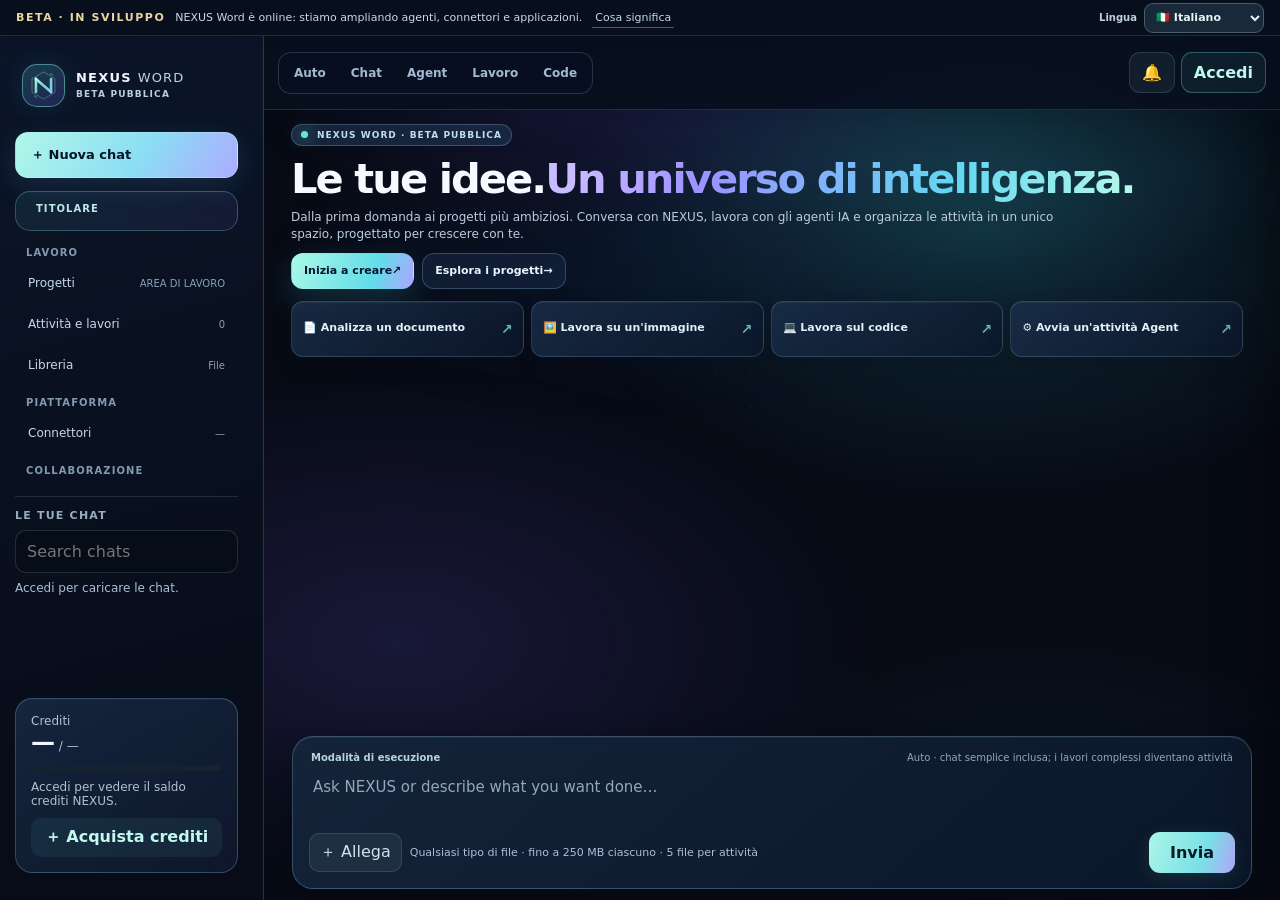
<file: index.html>
<!doctype html>
<html lang="it">
<head>
<meta charset="utf-8">
<meta http-equiv="Content-Security-Policy" content="default-src 'self'; base-uri 'self'; object-src 'none'; script-src 'self' 'unsafe-inline' https://esm.sh; style-src 'self' 'unsafe-inline' https:; font-src 'self' data: https:; img-src 'self' data: blob: https:; connect-src 'self' https:; frame-src 'self' https:; form-action 'self' https:; upgrade-insecure-requests">
<meta name="referrer" content="strict-origin-when-cross-origin">
<meta name="viewport" content="width=device-width,initial-scale=1">
<title>NEXUS Word Beta — Chat IA, agenti e progetti</title>
<meta name="description" content="NEXUS Word è una piattaforma IA in beta pubblica: chat inclusa, agenti, programmazione, progetti e lavori con crediti dichiarati prima dell’esecuzione.">
<meta name="robots" content="index,follow,max-image-preview:large">
<link rel="canonical" href="https://nexusword.it/">
<meta property="og:type" content="website"><meta property="og:site_name" content="NEXUS Word"><meta property="og:title" content="NEXUS Word Beta — Chat IA, agenti e progetti"><meta property="og:description" content="Piattaforma IA in beta pubblica con chat inclusa e attività Agent, Work, Code e file a crediti trasparenti."><meta property="og:url" content="https://nexusword.it/">
<meta name="theme-color" content="#05070b">
<link rel="icon" type="image/svg+xml" href="./nexus-mark.svg">
<link rel="alternate" hreflang="it" href="https://nexusword.it/"><link rel="alternate" hreflang="en" href="https://nexusword.it/?lang=en">
<link rel="alternate" hreflang="x-default" href="https://nexusword.it/">
<script type="application/ld+json">
{
  "@context":"https://schema.org",
  "@type":["SoftwareApplication","WebApplication"],
  "name":"NEXUS AI",
  "url":"https://nexusword.it/",
  "applicationCategory":"BusinessApplication",
  "operatingSystem":"Web",
  "description":"AI chat, secure file intake, document and code jobs, credits and job tracking.",
  "offers":{"@type":"Offer","price":"0","priceCurrency":"EUR","name":"Free access"},
  "publisher":{"@type":"Organization","name":"NEXUS Lab","url":"https://lab.nexusword.it/"}
}
</script>
<style>
:root{--bg:#05070b;--panel:#0b1017;--panel2:#0e151f;--line:#1b2634;--text:#eef4fb;--muted:#8ea0b5;--accent:#7cf5c3;--blue:#9ab4ff;--violet:#b9a7ff;--gold:#f1c97a;--danger:#ff9696}
*{box-sizing:border-box}html,body{margin:0;width:100%;height:100%;max-width:100%;overflow:hidden;background:radial-gradient(circle at 50% -10%,rgba(105,118,255,.16),transparent 36%),radial-gradient(circle at 90% 10%,rgba(68,220,177,.08),transparent 28%),var(--bg);color:var(--text);font-family:Inter,system-ui,-apple-system,"Segoe UI",sans-serif}button,input,textarea{font:inherit}a{color:inherit;text-decoration:none}
.app{height:calc(100dvh - 36px);min-height:0;display:grid;grid-template-columns:272px 1fr;margin-top:36px}.side{border-right:1px solid var(--line);background:#070a0f;padding:15px;display:flex;flex-direction:column;gap:11px;position:sticky;top:0;height:calc(100dvh - 36px);min-height:0;overflow:hidden}
.brand{display:flex;align-items:center;gap:10px;font-weight:900;letter-spacing:.08em}.mark{width:32px;height:32px;border:1px solid var(--accent);border-radius:10px;display:grid;place-items:center;color:var(--accent)}
.newchat,.navbtn{width:100%;border:1px solid var(--line);background:#0c121b;color:var(--text);border-radius:11px;padding:11px 12px;text-align:left;cursor:pointer}.newchat{background:var(--accent);color:#04100b;border-color:var(--accent);font-weight:800}
.snav{display:grid;gap:8px;flex:0 0 auto}.snav a,.snav button{display:flex;justify-content:space-between;align-items:center}.small{color:var(--muted);font-size:12px}.historybox{min-height:110px;flex:1 1 auto;display:flex;flex-direction:column;gap:8px;overflow:hidden}.historytitle{font-size:11px;color:var(--muted);font-weight:800;text-transform:uppercase;letter-spacing:.08em}.historylist{display:grid;gap:6px;max-height:none;min-height:0;flex:1 1 auto;overflow-y:auto;overscroll-behavior:contain;scrollbar-gutter:stable}.historyitem{width:100%;border:1px solid var(--line);background:#090e15;color:#cdd9e6;border-radius:9px;padding:9px 10px;text-align:left;cursor:pointer}.historyitem strong{display:block;white-space:nowrap;overflow:hidden;text-overflow:ellipsis;font-size:12px}.historyitem small{color:var(--muted);font-size:10px}.credit{flex:0 0 auto;margin-top:0;border:1px solid var(--line);border-radius:14px;padding:14px;background:#0b1118}.credit strong{font-size:24px}.buycredit{width:100%;margin-top:10px;border:0;background:var(--accent);color:#04100b;border-radius:10px;padding:9px 10px;font-weight:900;cursor:pointer}.creditbar{height:6px;background:#172230;border-radius:999px;margin:9px 0;overflow:hidden}.creditbar i{display:block;height:100%;width:72%;background:var(--accent)}
.main{min-width:0;display:flex;flex-direction:column;height:calc(100dvh - 36px);min-height:0;overflow:hidden;background:linear-gradient(180deg,rgba(255,255,255,.012),transparent 28%)}.top{height:66px;border-bottom:1px solid var(--line);display:flex;align-items:center;justify-content:space-between;padding:0 24px;background:rgba(5,7,11,.9);position:sticky;top:0;z-index:10;backdrop-filter:blur(12px)}
.auto-mode{display:inline-flex;align-items:center;gap:8px;border:1px solid #2d3a50;background:linear-gradient(135deg,#0d1622,#101829);border-radius:999px;padding:7px 11px;color:#dce9f6;font-size:12px;font-weight:800}.auto-mode i{width:7px;height:7px;border-radius:50%;background:var(--accent);box-shadow:0 0 18px rgba(124,245,195,.7)}
.account{display:flex;gap:9px;align-items:center}.account button,.account a{border:1px solid var(--line);background:#0b1118;border-radius:10px;padding:8px 11px;color:var(--text);cursor:pointer}.notification-btn{position:relative;display:inline-flex;align-items:center;gap:7px}.notification-count{display:inline-grid;place-items:center;min-width:19px;height:19px;padding:0 5px;border-radius:999px;background:var(--danger);color:#170404;font-size:10px;font-weight:900}.notification-count[hidden]{display:none!important}
.stage{flex:1;min-height:0;display:flex;flex-direction:column;width:min(100%,980px);margin:0 auto;padding:34px 24px 150px;overflow-y:auto;overscroll-behavior:contain;scrollbar-gutter:stable}.intro{text-align:center;margin:auto 0}.ey{font:700 11px ui-monospace,monospace;letter-spacing:.14em;color:var(--accent);text-transform:uppercase}.intro h1{font-size:clamp(42px,6vw,74px);letter-spacing:-.055em;line-height:.96;margin:16px auto 18px;max-width:860px;background:linear-gradient(135deg,#ffffff 16%,#cadcff 54%,#8ff5d2);-webkit-background-clip:text;background-clip:text;color:transparent}.intro p{color:#b9c8d9;line-height:1.65;max-width:720px;margin:0 auto}
.quick{display:grid;grid-template-columns:repeat(4,1fr);gap:10px;margin:28px auto 0;max-width:850px}.quick button{border:1px solid #202d3d;background:linear-gradient(180deg,#0d141e,#091018);color:#d4e0ec;padding:14px;border-radius:14px;cursor:pointer;text-align:left;transition:.18s ease}.quick button:hover{transform:translateY(-2px);border-color:#3c536d;background:#101a27}
.messages{display:none;flex-direction:column;gap:14px;margin-top:10px}.messages.has{display:flex}.msg{max-width:82%;padding:12px 14px;border-radius:14px;line-height:1.55;white-space:pre-wrap}.me{align-self:flex-end;background:#17372b;border:1px solid #275641}.ai{align-self:flex-start;background:#0d151f;border:1px solid #203047}.ceo{align-self:flex-end;background:#241c3d;border:1px solid #7256b8}.msg-label{display:block;font-size:9px;line-height:1.2;letter-spacing:.12em;text-transform:uppercase;font-weight:900;opacity:.82;margin-bottom:5px}.ceo .msg-label{color:#d9caff}.thinking{opacity:.8}.thinking::after{content:' ···';animation:blink 1.1s steps(3,end) infinite}@keyframes blink{0%,20%{opacity:.25}50%{opacity:1}100%{opacity:.25}}
.composer-wrap{position:fixed;left:270px;right:0;bottom:0;padding:16px 20px 22px;background:linear-gradient(180deg,transparent,#05070b 28%);z-index:20}.composer{width:min(100%,940px);margin:auto;border:1px solid #2a3a50;background:rgba(11,17,24,.96);border-radius:20px;padding:12px;box-shadow:0 24px 70px rgba(0,0,0,.38),0 0 0 1px rgba(124,245,195,.025);backdrop-filter:blur(18px)}
.files{display:none;gap:8px;flex-wrap:wrap;margin-bottom:9px}.files.has{display:flex}.filechip{border:1px solid #2a3b4f;border-radius:10px;padding:7px 9px;color:#c0cedc;font-size:12px;background:#0f1722}
textarea{width:100%;resize:none;min-height:58px;max-height:180px;background:transparent;border:0;outline:0;color:var(--text);padding:6px 4px;font-size:16px}.compose-actions{display:flex;justify-content:space-between;align-items:center;gap:10px}.left-actions{display:flex;gap:8px;align-items:center}
.iconbtn{border:1px solid var(--line);background:#0f1722;color:#c9d5e2;border-radius:10px;padding:8px 10px;cursor:pointer}.send{border:0;background:var(--accent);color:#04100b;border-radius:10px;padding:9px 14px;font-weight:900;cursor:pointer}.send[disabled]{opacity:.45;cursor:not-allowed}
.beta{font-size:11px;color:var(--muted)}.modal{position:fixed;inset:0;background:rgba(0,0,0,.62);display:none;align-items:center;justify-content:center;z-index:50;padding:20px}.modal.show{display:flex}.modal-card{width:min(100%,440px);background:#0c121b;border:1px solid #263445;border-radius:18px;padding:22px}.modal-card h2{margin:0 0 10px}.modal-card p{color:var(--muted);line-height:1.6}.modal-card input{width:100%;margin:7px 0;padding:11px;border:1px solid var(--line);background:#070b10;color:var(--text);border-radius:10px}.modal-actions{display:flex;gap:9px;margin-top:12px}.notice{border:1px solid #3b4b5e;background:#0d151f;border-radius:12px;padding:11px 12px;color:#aebed0;font-size:13px;line-height:1.55}.packs{display:grid;gap:10px;margin-top:14px}.pack{display:flex;align-items:center;justify-content:space-between;gap:12px;border:1px solid var(--line);background:#0a1017;border-radius:12px;padding:12px}.pack strong{font-size:17px}.pack small{display:block;color:var(--muted);margin-top:3px}.pack a{background:var(--accent);color:#04100b;border-radius:9px;padding:8px 10px;font-weight:900;white-space:nowrap}.credit-cost{color:var(--accent);font-weight:800}.jobs-card{width:min(100%,760px);max-height:82vh;overflow:auto}.joblist{display:grid;gap:10px;margin-top:14px}.jobrow{border:1px solid var(--line);background:#090f16;border-radius:12px;padding:12px}.jobhead{display:flex;justify-content:space-between;gap:10px;align-items:center}.jobhead strong{font-size:14px}.jobstatus{font:800 10px ui-monospace,monospace;letter-spacing:.06em;text-transform:uppercase;border:1px solid #314255;border-radius:999px;padding:4px 7px}.jobstatus.completed{color:var(--accent)}.jobstatus.failed{color:var(--danger)}.jobmeta{color:var(--muted);font-size:11px;margin-top:6px}.jobsummary{white-space:pre-wrap;color:#cdd9e6;font-size:13px;line-height:1.5;margin-top:8px}.jobresult{white-space:pre-wrap;border-top:1px solid var(--line);padding-top:8px;margin-top:8px;color:#dbe7f3;font-size:13px;line-height:1.5}.jobactions{display:flex;gap:7px;flex-wrap:wrap;margin-top:10px}.jobactions button{border:1px solid var(--line);background:#0b1119;color:#d8e5f1;border-radius:8px;padding:7px 9px;cursor:pointer;font-size:11px}.jobactions button:hover{border-color:#3b82f6}.compute-pill{display:inline-flex;align-items:center;gap:6px;border:1px solid var(--line);border-radius:999px;padding:6px 9px;color:var(--muted);font-size:11px;white-space:nowrap}.compute-pill i{width:7px;height:7px;border-radius:50%;background:#64748b}.compute-pill.online{color:#9ee6b8;border-color:#24543a}.compute-pill.online i{background:#3ddc84}.compute-pill.busy{color:#fde68a;border-color:#66521c}.compute-pill.busy i{background:#facc15}

@media(min-width:821px) and (max-height:760px){
 .side{padding:10px 12px;gap:8px}
 .brand{min-height:32px}
 .newchat,.navbtn{padding:8px 10px}
 .snav{gap:6px}
 .historybox{min-height:96px;gap:6px}
 .historylist{gap:4px}
 .historyitem{padding:7px 9px}
 .credit{padding:9px 10px}
 .credit strong{font-size:20px}
 .buycredit{margin-top:6px;padding:7px 9px}
 .creditbar{margin:6px 0}
}

@media(max-width:820px){
 .app{grid-template-columns:1fr}.side{display:none}.composer-wrap{left:0;padding:12px 12px 14px}.quick{grid-template-columns:1fr 1fr}
 .top{padding:8px 12px;height:auto;min-height:66px;gap:7px;flex-wrap:wrap}.stage{width:100%;min-width:0;padding-left:15px;padding-right:15px}
 .account a{display:none}.account{gap:5px;min-width:0}.account button{padding:7px 8px;font-size:12px}
 .composer{width:100%;min-width:0}.compose-actions{flex-wrap:wrap}.left-actions{min-width:0;flex:1;flex-wrap:wrap}.beta{min-width:0}
}
@media(max-width:560px){
 .app,.main,.top,.stage,.intro,.quick,.composer-wrap,.composer{width:100%;max-width:100%;min-width:0}
 .top{min-height:132px;align-content:center;overflow:hidden}.auto-mode{font-size:11px;max-width:100%}.compute-pill{display:none}
 .account{width:100%;min-width:0;display:grid;grid-template-columns:repeat(2,minmax(0,1fr));gap:6px}
 .account button{width:100%;min-width:0;padding:8px 6px;font-size:11px;white-space:nowrap;overflow:hidden;text-overflow:ellipsis}
 .intro{margin:42px 0 116px;overflow:hidden}.intro h1{font-size:clamp(32px,9.5vw,40px);line-height:1.04;letter-spacing:-.035em;width:100%;max-width:100%;overflow-wrap:break-word;word-break:normal}
 .intro p{font-size:14px;line-height:1.55;max-width:100%;overflow-wrap:anywhere}.ey{font-size:9px;letter-spacing:.08em;max-width:100%;overflow-wrap:anywhere}
 .quick{grid-template-columns:minmax(0,1fr);margin-top:20px}.quick button{min-width:0;padding:13px;overflow-wrap:anywhere}
 .composer-wrap{width:100vw;max-width:100vw;padding:9px 10px 10px;overflow:hidden}.composer{width:100%;max-width:100%;min-width:0;border-radius:16px;padding:10px}
 .compose-actions{display:grid;grid-template-columns:minmax(0,1fr) auto;align-items:center;gap:7px}.left-actions{min-width:0;gap:6px;overflow:hidden}
 .iconbtn{padding:8px 9px}.beta{display:none}.send{display:block;padding:9px 13px;margin:0;white-space:nowrap}
 textarea{min-width:0;max-width:100%}.msg{max-width:94%}
}

.mobile-only{display:none}.internal-status{display:none!important}.historysearch{width:100%;border:1px solid var(--line);background:#090e15;color:var(--text);border-radius:9px;padding:9px 10px;outline:none}.historysearch:focus{border-color:#3c536d}.historymore{font-size:12px;text-align:center;justify-content:center!important}.side-backdrop{display:none}.plugin-tools{display:grid;grid-template-columns:minmax(0,1fr) 190px;gap:8px;margin:12px 0}.plugin-tools select{width:100%;border:1px solid var(--line);background:#090e15;color:var(--text);border-radius:9px;padding:9px 10px;outline:none}.plugin-category{color:var(--accent);font-size:10px;font-weight:800;text-transform:uppercase;letter-spacing:.06em;margin-top:5px}.plugin-actions{display:flex;gap:7px;flex-wrap:wrap;margin-top:10px}.plugin-actions button{border:1px solid var(--line);background:#0b1119;color:#d8e5f1;border-radius:8px;padding:7px 10px;cursor:pointer;font-size:11px;font-weight:800}.plugin-actions button.enable{background:var(--accent);color:#04100b;border-color:var(--accent)}.plugin-actions button[disabled]{opacity:.48;cursor:not-allowed}.plugin-enabled{border-color:#24543a!important}.plugin-state{font-size:11px;margin-top:7px;color:#aebed0}.plugin-state.connected{color:var(--accent)}
@media(max-width:820px){
 .mobile-only{display:inline-flex}
 .side{display:flex;position:fixed;left:0;top:0;bottom:0;width:min(86vw,340px);height:100dvh;z-index:60;transform:translateX(-105%);transition:transform .2s ease;box-shadow:24px 0 60px rgba(0,0,0,.45)}
 .side.open{transform:translateX(0)}
 .side-backdrop{display:block;position:fixed;inset:0;background:rgba(0,0,0,.58);z-index:55;opacity:0;pointer-events:none;transition:opacity .2s ease}
 .side-backdrop.show{opacity:1;pointer-events:auto}
 .historybox{flex:1}.historylist{max-height:none;flex:1;min-height:0}
 .top{min-height:66px}.account{flex-wrap:wrap;justify-content:flex-end}
}
@media(max-width:560px){
 .top{min-height:96px;overflow:visible;align-content:center}
 .account{width:100%;display:grid;grid-template-columns:repeat(3,minmax(0,1fr));gap:6px}
 .account button{width:100%;min-width:0}
}

.role-badge{display:inline-flex;align-items:center;gap:6px;padding:6px 10px;border:1px solid rgba(255,255,255,.16);border-radius:999px;font-size:11px;font-weight:800;letter-spacing:.08em;text-transform:uppercase;background:rgba(255,255,255,.06)}
.role-badge[hidden],.navbtn[hidden]{display:none!important}
.beta-grid,.admin-grid{display:grid;gap:10px}
.beta-grid{grid-template-columns:repeat(2,minmax(0,1fr))}
.beta-grid .wide{grid-column:1/-1}
.beta-grid input,.beta-grid textarea,.beta-grid select,.admin-credit-input,.admin-name-input{width:100%;box-sizing:border-box;background:#0d111b;color:#eef3ff;border:1px solid rgba(255,255,255,.12);border-radius:10px;padding:10px}
.beta-grid textarea{min-height:88px;resize:vertical}
.admin-user{display:grid;gap:8px}
.admin-user .admin-meta{display:flex;gap:8px;flex-wrap:wrap;align-items:center}
.admin-user .admin-actions{display:grid;grid-template-columns:minmax(90px,130px) auto auto auto;gap:8px;align-items:center}
.admin-user button{appearance:none;border:1px solid rgba(255,255,255,.14);background:#121824;color:#eef3ff;border-radius:9px;padding:9px 12px;font-weight:700;cursor:pointer}
.admin-user button:hover:not(:disabled){background:#192235;border-color:rgba(255,255,255,.24)}
.admin-user button:disabled{opacity:.42;cursor:not-allowed}
.admin-user>button{justify-self:start}
.beta-help{padding:10px 12px;border-radius:10px;background:rgba(120,140,255,.08);font-size:12px;line-height:1.45}
.beta-live-card{max-width:980px}.beta-tabs{display:flex;gap:8px;flex-wrap:wrap;margin:12px 0}.beta-tabs button,.beta-ticket-actions button,.beta-thread-actions button{appearance:none;border:1px solid rgba(255,255,255,.14);background:#121824;color:#eef3ff;border-radius:9px;padding:9px 12px;font-weight:750;cursor:pointer}.beta-tabs button.active,.beta-ticket-actions button.primary,.beta-thread-actions button.primary{background:var(--accent);color:#04100b;border-color:var(--accent)}.beta-pane[hidden],#betaTicketDetail[hidden],#adminBetaDetail[hidden]{display:none!important}.beta-ticket-row{cursor:pointer}.beta-ticket-row:hover{border-color:rgba(255,255,255,.24)}.beta-ticket-code{font-size:11px;color:var(--accent);font-weight:800;letter-spacing:.05em}.beta-thread{display:grid;gap:9px;margin-top:12px}.beta-message{padding:10px 12px;border:1px solid rgba(255,255,255,.10);border-radius:10px;background:#0c121b}.beta-message.admin{border-color:rgba(70,220,150,.26)}.beta-message.system{opacity:.78}.beta-message.internal{border-style:dashed}.beta-message-head{display:flex;justify-content:space-between;gap:10px;font-size:10px;color:var(--muted);margin-bottom:5px;text-transform:uppercase;letter-spacing:.04em}.beta-detail-head{display:flex;justify-content:space-between;gap:10px;align-items:flex-start;flex-wrap:wrap}.beta-retest{margin-top:12px;padding:12px;border:1px solid rgba(70,220,150,.28);background:rgba(70,220,150,.07);border-radius:10px}.beta-ticket-actions,.beta-thread-actions{display:flex;gap:8px;flex-wrap:wrap;margin-top:10px}.beta-message-box{width:100%;box-sizing:border-box;background:#0d111b;color:#eef3ff;border:1px solid rgba(255,255,255,.12);border-radius:10px;padding:10px;min-height:78px;resize:vertical}.beta-tech-grid{display:grid;grid-template-columns:repeat(2,minmax(0,1fr));gap:8px;margin-top:10px}.beta-tech-card{border:1px solid rgba(255,255,255,.09);border-radius:9px;padding:9px;background:#0b1018;font-size:11px;overflow-wrap:anywhere}.beta-timeline{display:grid;gap:6px;margin-top:10px}.beta-event{font-size:11px;color:var(--muted);padding-left:10px;border-left:2px solid rgba(255,255,255,.12)}.beta-admin-controls{display:grid;grid-template-columns:1fr 1fr 1fr auto;gap:8px;margin-top:10px}.beta-admin-controls input,.beta-admin-controls select{width:100%;box-sizing:border-box;background:#0d111b;color:#eef3ff;border:1px solid rgba(255,255,255,.12);border-radius:9px;padding:9px}.beta-internal-toggle{display:flex;gap:7px;align-items:center;font-size:11px;color:var(--muted)}.beta-ai-card{margin-top:10px;padding:12px;border:1px solid rgba(124,245,195,.28);background:rgba(124,245,195,.06);border-radius:11px}.beta-ai-card strong{color:var(--accent)}.social-grid{display:grid;grid-template-columns:1fr 1fr;gap:9px}.social-grid .wide{grid-column:1/-1}.social-grid textarea,.social-grid input,.social-grid select{width:100%;box-sizing:border-box;background:#0d111b;color:#eef3ff;border:1px solid rgba(255,255,255,.12);border-radius:10px;padding:10px}.social-grid textarea{min-height:150px;resize:vertical}.social-actions{display:flex;gap:8px;flex-wrap:wrap;margin-top:12px}.social-actions button{border:1px solid var(--line);background:#0f1722;color:#d8e5f1;border-radius:9px;padding:9px 11px;cursor:pointer;font-weight:800}.social-actions button.primary{background:var(--accent);color:#04100b;border-color:var(--accent)}@media(max-width:700px){.beta-tech-grid,.beta-admin-controls,.social-grid{grid-template-columns:1fr}.beta-live-card{max-width:96vw}.social-grid .wide{grid-column:auto}}
@media(max-width:700px){.beta-grid{grid-template-columns:1fr}.beta-grid .wide{grid-column:auto}.admin-user .admin-actions{grid-template-columns:1fr 1fr}.admin-credit-input{grid-column:1/-1}}
.notification-list{display:grid;gap:9px;margin-top:12px}.notification-item{width:100%;text-align:left;border:1px solid var(--line);background:#090f16;color:var(--text);border-radius:12px;padding:12px;cursor:pointer}.notification-item.unread{border-color:rgba(124,245,195,.42);background:rgba(124,245,195,.055)}.notification-item.warning{border-left:3px solid var(--gold)}.notification-item.critical{border-left:3px solid var(--danger)}.notification-item.success{border-left:3px solid var(--accent)}.notification-head{display:flex;justify-content:space-between;gap:12px;align-items:flex-start}.notification-head strong{font-size:13px}.notification-body{font-size:12px;color:#c7d4e2;line-height:1.45;margin-top:5px}.notification-meta{font-size:10px;color:var(--muted);margin-top:6px}.owner-toast{position:fixed;right:18px;top:82px;z-index:95;width:min(390px,calc(100vw - 28px));border:1px solid rgba(124,245,195,.38);background:#0b131a;border-radius:14px;padding:12px 14px;box-shadow:0 20px 70px rgba(0,0,0,.48);opacity:0;transform:translateY(-10px);pointer-events:none;transition:.18s ease}.owner-toast.show{opacity:1;transform:translateY(0);pointer-events:auto}.owner-toast strong{display:block;font-size:13px}.owner-toast span{display:block;margin-top:4px;color:#b9c8d9;font-size:11px;line-height:1.4}
.private-card{width:min(96vw,1040px);max-height:88vh;overflow:auto}.private-layout{display:grid;grid-template-columns:250px minmax(0,1fr);gap:12px;margin-top:12px}.private-sidebar{display:flex;flex-direction:column;gap:8px}.private-room{width:100%;text-align:left;border:1px solid var(--line);background:#090f16;color:var(--text);border-radius:11px;padding:10px;cursor:pointer}.private-room strong,.private-room span{display:block}.private-room.active{border-color:var(--accent);background:rgba(124,245,195,.07)}.private-main{min-width:0}.private-security{display:grid;gap:5px;border:1px solid rgba(124,245,195,.24);background:rgba(124,245,195,.055);border-radius:11px;padding:11px;margin-bottom:10px}.private-fingerprint{font:10px ui-monospace,monospace;color:#aebed0;overflow-wrap:anywhere}.private-messages{display:flex;flex-direction:column;gap:9px;min-height:220px;max-height:390px;overflow:auto;border:1px solid var(--line);border-radius:12px;padding:10px;background:#070b10}.private-message{max-width:86%;padding:10px 12px;border:1px solid #253447;border-radius:12px;background:#0d151f;white-space:pre-wrap;overflow-wrap:anywhere}.private-message.mine{align-self:flex-end;background:#17372b;border-color:#275641}.private-message.theirs{align-self:flex-start}.private-message-head{font-size:9px;color:var(--muted);text-transform:uppercase;letter-spacing:.05em;margin-bottom:5px}.private-compose{display:grid;grid-template-columns:minmax(0,1fr) auto;gap:8px;margin-top:10px}.private-compose textarea{border:1px solid var(--line);background:#080d14;border-radius:11px;padding:10px;min-height:64px}.private-owner-tools{display:grid;grid-template-columns:minmax(0,1fr) auto auto;gap:8px;margin-top:10px}.private-owner-tools select{min-width:0;background:#0d111b;color:var(--text);border:1px solid var(--line);border-radius:9px;padding:9px}.private-state{margin-top:9px}.private-lock{display:inline-flex;align-items:center;gap:6px;color:var(--accent);font-weight:850}@media(max-width:760px){.private-layout{grid-template-columns:1fr}.private-sidebar{max-height:180px;overflow:auto}.private-owner-tools{grid-template-columns:1fr 1fr}.private-owner-tools select{grid-column:1/-1}.private-message{max-width:94%}}

.agentos-card{width:min(96vw,1160px);max-height:90vh;overflow:auto}.agentos-head{display:flex;justify-content:space-between;gap:16px;align-items:flex-start}.agentos-head h2{margin:0}.agentos-context{display:inline-flex;align-items:center;gap:6px;border:1px solid rgba(124,245,195,.28);background:rgba(124,245,195,.06);border-radius:999px;padding:6px 9px;font-size:10px;color:#bdebd3;font-weight:800}.agentos-tabs{display:flex;gap:7px;flex-wrap:wrap;margin:16px 0}.agentos-tabs button{border:1px solid var(--line);background:#0b1118;color:var(--text);border-radius:9px;padding:8px 11px;cursor:pointer}.agentos-tabs button.active{border-color:var(--accent);background:rgba(124,245,195,.08)}.agentos-pane{min-height:360px}.agentos-grid{display:grid;grid-template-columns:minmax(230px,.8fr) minmax(0,1.5fr);gap:14px}.agentos-panel{border:1px solid var(--line);background:#080d13;border-radius:13px;padding:12px;min-width:0}.agentos-list{display:grid;gap:7px;max-height:460px;overflow:auto;margin-top:10px}.agentos-row{display:grid;gap:3px;text-align:left;width:100%;border:1px solid var(--line);background:#0b1118;color:var(--text);border-radius:10px;padding:10px;cursor:pointer}.agentos-row.active{border-color:var(--accent);background:rgba(124,245,195,.06)}.agentos-row strong{font-size:13px}.agentos-row span,.agentos-row small{font-size:10px;color:var(--muted)}.agentos-form{display:grid;gap:9px}.agentos-form label{font-size:11px;color:var(--muted);font-weight:750}.agentos-form input,.agentos-form select,.agentos-form textarea{width:100%;border:1px solid var(--line);background:#070c12;color:var(--text);border-radius:9px;padding:9px}.agentos-form textarea{min-height:92px;resize:vertical}.agentos-form textarea.tall{min-height:170px}.agentos-actions{display:flex;gap:8px;flex-wrap:wrap;margin-top:4px}.agentos-checks{display:flex;gap:7px;flex-wrap:wrap;border:1px solid var(--line);border-radius:9px;padding:9px;min-height:42px}.agentos-check{font-size:11px;color:#c8d6e5;background:#0b1118;border:1px solid #1d2a38;border-radius:999px;padding:6px 8px}.agentos-defaults{display:grid;grid-template-columns:repeat(2,minmax(0,1fr));gap:11px}.agentos-defaults .wide{grid-column:1/-1}.agentos-kpi{display:grid;grid-template-columns:repeat(3,minmax(0,1fr));gap:9px;margin-bottom:12px}.agentos-kpi div{border:1px solid var(--line);background:#080d13;border-radius:11px;padding:11px}.agentos-kpi strong{display:block;font-size:22px}.agentos-kpi span{font-size:10px;color:var(--muted)}@media(max-width:760px){.agentos-grid{grid-template-columns:1fr}.agentos-defaults{grid-template-columns:1fr}.agentos-defaults .wide{grid-column:auto}.agentos-kpi{grid-template-columns:1fr 1fr 1fr}}


.beta-release-strip{position:fixed;inset:0 0 auto 0;height:36px;z-index:120;display:flex;align-items:center;justify-content:center;gap:10px;padding:0 16px;border-bottom:1px solid rgba(241,201,122,.28);background:linear-gradient(90deg,#161109,#11151d 46%,#0c1715);color:#e8edf4;font-size:11px}.beta-release-strip strong{letter-spacing:.12em;color:var(--gold)}.beta-release-strip button{border:0;background:transparent;color:#c9d7e6;text-decoration:underline;text-underline-offset:3px;cursor:pointer;font-size:11px;padding:3px}
.brand-copy{display:flex;flex-direction:column;line-height:1.05}.brand-copy small{margin-top:4px;color:var(--gold);font-size:9px;letter-spacing:.12em}.navgroup{display:grid;gap:6px}.navlabel{padding:0 4px;color:#65788c;font-size:9px;font-weight:900;text-transform:uppercase;letter-spacing:.14em}.navgroup .snav{gap:5px}.navgroup .navbtn{padding:8px 10px;border-color:#172333;background:#090f17}.navgroup .navbtn:hover{background:#0e1722;border-color:#2a3b50}
.mode-shell{display:flex;align-items:center;gap:10px;min-width:0}.mode-switch{display:flex;gap:3px;padding:3px;border:1px solid #253448;background:#090f18;border-radius:12px}.mode-switch button{border:0;background:transparent;color:#8498ad;border-radius:8px;padding:7px 9px;font-size:11px;font-weight:800;cursor:pointer}.mode-switch button:hover{color:#dce8f5}.mode-switch button.active{background:#172332;color:#fff;box-shadow:inset 0 0 0 1px #31465f}.mode-switch button[data-nexus-mode="chat"].active{color:var(--accent)}.mode-switch button[data-nexus-mode="agent"].active,.mode-switch button[data-nexus-mode="work"].active,.mode-switch button[data-nexus-mode="code"].active{color:var(--gold)}.mode-hint{font-size:10px;color:var(--muted);white-space:nowrap;overflow:hidden;text-overflow:ellipsis;max-width:330px}
.launch-status{display:flex;justify-content:center;gap:8px;flex-wrap:wrap;margin:22px auto 0}.launch-status span{border:1px solid #223247;background:#09111a;border-radius:999px;padding:6px 9px;color:#9fb0c2;font-size:10px}.launch-status span.live{border-color:rgba(124,245,195,.25);color:#9fe9c9}.launch-status span.beta{border-color:rgba(241,201,122,.28);color:#e5c985}
.composer-mode-line{display:flex;align-items:center;justify-content:space-between;gap:10px;margin:0 0 7px;padding:0 2px}.composer-mode-line .mode-current{font-size:10px;font-weight:900;color:#dce8f5}.composer-mode-line .mode-cost{font-size:10px;color:var(--muted)}
.compute-confirm-card{width:min(94vw,560px)}.compute-quote{display:flex;align-items:center;justify-content:space-between;gap:12px;border:1px solid #2c3b50;border-radius:12px;background:#09111a;padding:13px;margin:14px 0}.compute-quote strong{font-size:21px;color:var(--gold)}.compute-quote span{font-size:11px;color:var(--muted)}.beta-welcome-card{width:min(94vw,650px)}.beta-welcome-list{display:grid;gap:8px;margin:16px 0}.beta-welcome-list div{border:1px solid var(--line);background:#091018;border-radius:11px;padding:11px}.beta-welcome-list strong{display:block;margin-bottom:3px;font-size:12px}.beta-welcome-list span{color:var(--muted);font-size:11px;line-height:1.45}
.execution-settings{border:1px solid rgba(154,180,255,.2);background:rgba(154,180,255,.035);border-radius:12px;padding:12px;margin-top:12px}.execution-settings h4{margin:0 0 8px}.execution-note{font-size:10px;color:var(--muted);line-height:1.45;margin-top:6px}
@media(max-width:1050px){.mode-hint{display:none}.mode-switch button{padding:7px 7px}.account #topNewChat,.account #topJobsBtn{display:none}}
@media(max-width:820px){.beta-release-strip{justify-content:flex-start;overflow:hidden;white-space:nowrap}.app{height:calc(100dvh - 36px);margin-top:36px}.side,.main{height:calc(100dvh - 36px)}.mode-switch button{font-size:10px;padding:7px 6px}.mode-switch button[data-nexus-mode="work"]{display:none}.mode-shell{width:100%;justify-content:center}.account{margin-left:auto}}


.task-runtime-panel{position:fixed;top:102px;right:0;bottom:0;width:360px;z-index:45;border-left:1px solid #243447;background:rgba(7,11,17,.985);box-shadow:-24px 0 70px rgba(0,0,0,.34);transform:translateX(102%);transition:transform .2s ease;display:flex;flex-direction:column;min-height:0}.task-runtime-panel.open{transform:translateX(0)}.runtime-head{display:flex;justify-content:space-between;align-items:flex-start;gap:10px;padding:15px;border-bottom:1px solid var(--line)}.runtime-head h3{margin:0;font-size:14px}.runtime-head .small{margin-top:4px}.runtime-head-actions{display:flex;gap:5px}.runtime-head-actions button{border:1px solid var(--line);background:#0d151f;color:#cbd8e5;border-radius:8px;padding:6px 8px;cursor:pointer}.runtime-scroll{overflow:auto;min-height:0;padding:14px}.runtime-status{display:inline-flex;border:1px solid #32455a;border-radius:999px;padding:5px 8px;font:800 10px ui-monospace,monospace;text-transform:uppercase}.runtime-status.running,.runtime-status.claimed{color:var(--gold);border-color:#725f2c}.runtime-status.completed{color:var(--accent);border-color:#24543a}.runtime-status.failed,.runtime-status.cancelled{color:var(--danger);border-color:#66343a}.runtime-request{white-space:pre-wrap;font-size:12px;line-height:1.5;color:#d7e2ee;margin:10px 0 5px}.runtime-meta{font-size:10px;color:var(--muted);margin-bottom:15px}.runtime-section-title{font-size:9px;font-weight:900;letter-spacing:.14em;text-transform:uppercase;color:#778a9e;margin:15px 0 8px}.runtime-plan{display:grid;gap:7px}.runtime-step{display:flex;gap:9px;align-items:center;border:1px solid #1d2a39;background:#09111a;border-radius:10px;padding:9px}.runtime-step-dot{width:23px;height:23px;flex:0 0 23px;display:grid;place-items:center;border-radius:50%;border:1px solid #33475d;color:#8296aa;font-size:10px;font-weight:900}.runtime-step strong{display:block;font-size:11px}.runtime-step small{display:block;font-size:9px;color:var(--muted);margin-top:2px}.runtime-step.done .runtime-step-dot{border-color:#2f6a50;color:var(--accent);background:#0e211a}.runtime-step.active{border-color:#725f2c;background:#18150d}.runtime-step.active .runtime-step-dot{border-color:var(--gold);color:var(--gold)}.runtime-step.error{border-color:#65353b}.runtime-step.error .runtime-step-dot{color:var(--danger);border-color:var(--danger)}.runtime-events{display:grid;gap:7px}.runtime-event{border-left:2px solid #30435a;padding:6px 0 6px 10px}.runtime-event-head{display:flex;justify-content:space-between;gap:8px}.runtime-event-head strong{font-size:11px}.runtime-event-head span{font-size:9px;color:var(--muted)}.runtime-event-detail,.runtime-event-meta{font-size:10px;color:#9fb0c2;line-height:1.45;margin-top:3px}.runtime-event-meta{color:#72869a}.runtime-result{white-space:pre-wrap;border:1px solid rgba(124,245,195,.24);background:rgba(124,245,195,.045);border-radius:10px;padding:10px;font-size:11px;line-height:1.5;color:#dceae4}.runtime-empty{font-size:10px;color:var(--muted);padding:8px 0}
@media(min-width:1101px){body.task-runtime-open .main{padding-right:360px}body.task-runtime-open .composer-wrap{right:360px}.task-runtime-open .stage{max-width:900px}}
@media(max-width:1100px){.task-runtime-panel{top:36px;width:min(100%,420px);z-index:48}.task-runtime-open .composer-wrap{right:0}}


.project-workspace{position:fixed;inset:36px 0 0;z-index:44;background:#080d14;display:flex;flex-direction:column;transform:translateX(102%);transition:transform .22s ease;min-height:0}.project-workspace.open{transform:translateX(0)}.project-ws-head{display:flex;align-items:flex-start;justify-content:space-between;gap:16px;padding:19px 24px;border-bottom:1px solid var(--line);background:linear-gradient(100deg,#0e1724,#090e16)}.project-ws-title h2{font-size:22px;letter-spacing:-.035em;margin:2px 0 4px}.project-ws-title p{margin:0;color:var(--muted);font-size:12px;line-height:1.5;max-width:700px}.project-ws-ey{font-size:9px;font-weight:900;letter-spacing:.16em;color:var(--accent)}.project-ws-actions{display:flex;align-items:center;gap:7px;flex-wrap:wrap}.project-ws-actions button,.project-ws-toolbar button,.project-sidebar button.project-create{border:1px solid #293c51;background:#0e1824;color:#d6e5f1;padding:9px 12px;border-radius:10px;font-size:11px;font-weight:800;cursor:pointer}.project-ws-actions button:hover,.project-ws-toolbar button:hover,.project-sidebar button:hover{border-color:#44617d}.project-ws-actions .project-close{background:#18202b;font-size:18px;padding:5px 12px}.project-ws-body{display:grid;grid-template-columns:260px minmax(0,1fr);min-height:0;flex:1}.project-sidebar{padding:17px 13px;border-right:1px solid var(--line);display:flex;flex-direction:column;gap:10px;min-height:0;background:#080e16}.project-sidebar h3{font-size:10px;color:#8297ac;text-transform:uppercase;letter-spacing:.12em;margin:2px 0 7px}.project-sidebar .project-create{width:100%;text-align:center}.project-list{display:grid;align-content:start;gap:6px;min-height:0;overflow:auto;flex:1}.project-nav-item{display:grid;gap:5px;text-align:left;border:1px solid #1b2b3b;background:#0d151e;border-radius:11px;padding:11px;color:#dce8f4;cursor:pointer}.project-nav-item.active{border-color:#4b8a76;background:#0e211d}.project-nav-item strong{font-size:12px}.project-nav-item span{color:#8ea3b7;font-size:10px}.project-ws-main{display:flex;flex-direction:column;min-height:0;padding:16px 20px;min-width:0}.project-ws-toolbar{display:flex;align-items:center;gap:8px;flex-wrap:wrap}.project-ws-toolbar button.primary{background:var(--accent);border-color:var(--accent);color:#05140d}.project-ws-toolbar .project-level{margin-left:auto;border:1px solid #30465f;border-radius:999px;padding:6px 9px;color:#cde0f3;font-size:10px;font-weight:900}.project-ws-tabs{display:flex;gap:6px;overflow-x:auto;border-bottom:1px solid #26374b;padding-top:15px;flex:0 0 auto}.project-ws-tabs button{padding:10px 13px;white-space:nowrap;border:0;border-bottom:2px solid transparent;background:transparent;color:#94a9bf;font-size:11px;font-weight:800;cursor:pointer}.project-ws-tabs button.active{border-color:var(--accent);color:#eef8f3}.project-ws-content{overflow:auto;flex:1;min-height:0;padding:16px 2px 40px}.project-ws-notice{color:#b9c9d8;font-size:11px;line-height:1.5;min-height:18px}.project-ws-notice.danger{color:var(--danger)}.project-kpis{display:grid;grid-template-columns:repeat(5,minmax(0,1fr));gap:10px;margin:0 0 15px}.project-kpi{border:1px solid #24354a;border-radius:12px;background:linear-gradient(180deg,#101a26,#0a121b);padding:14px}.project-kpi strong{font-size:23px;display:block}.project-kpi span{display:block;color:#91a5b9;font-size:10px;margin-top:4px}.project-overview-grid{display:grid;grid-template-columns:1fr 1fr;gap:12px}.project-card{background:#0b141e;border:1px solid #26374a;border-radius:12px;padding:16px;min-width:0}.project-card h4{margin:0 0 9px;font-size:13px}.project-card p{margin:0;font-size:12px;line-height:1.65;color:#aec1d3;white-space:pre-wrap;overflow-wrap:anywhere}.project-item{padding:13px;margin-bottom:9px;border:1px solid #233248;border-radius:11px;background:#0c151f}.project-item.clickable{cursor:pointer}.project-item.clickable:hover{border-color:#5b8d83}.project-item-head{display:flex;align-items:flex-start;justify-content:space-between;gap:16px}.project-item-head strong{font-size:12px;overflow-wrap:anywhere}.project-item-head span{font-size:10px;color:#8ca0b5;text-align:right;flex-shrink:0}.project-item-body{white-space:pre-wrap;line-height:1.5;color:#a6bbce;font-size:11px;margin-top:7px;overflow-wrap:anywhere}.project-item-actions{display:flex;gap:7px;flex-wrap:wrap;margin-top:10px}.project-item-actions button{background:#102235;border:1px solid #36516a;color:#dce9f4;border-radius:8px;padding:7px 10px;font-size:10px;cursor:pointer}.project-empty{border:1px dashed #34475d;border-radius:12px;padding:24px;color:#8ea5bb;font-size:12px;text-align:center}.project-ws-content [hidden]{display:none!important}@media(max-width:850px){.project-ws-body{grid-template-columns:1fr}.project-sidebar{border-right:0;border-bottom:1px solid var(--line);padding:8px 12px;flex:0 0 98px}.project-sidebar h3{display:none}.project-list{display:flex;gap:7px;overflow:auto;flex:1}.project-nav-item{flex:0 0 170px;padding:8px}.project-sidebar button.project-create{align-self:flex-end;width:auto}.project-ws-main{padding:11px 13px}.project-kpis{grid-template-columns:repeat(3,1fr)}.project-overview-grid{grid-template-columns:1fr}.project-ws-head{padding:11px 13px}.project-ws-title h2{font-size:18px}.project-ws-actions button{padding:7px 9px}.project-ws-toolbar{gap:6px}.project-ws-toolbar button{padding:7px 9px}.project-item-head{flex-direction:column;gap:3px}.project-item-head span{text-align:left}.project-ws-tabs button{padding:9px}}@media(max-width:480px){.project-kpis{grid-template-columns:repeat(2,minmax(0,1fr))}.project-ws-title p{display:none}.project-ws-actions button#projectRefresh{display:none}}


/* Mobile public-beta accessibility: preserve every execution mode, including Work. */
@media(max-width:820px){
  .mode-shell{width:100%;max-width:100%;min-width:0;justify-content:flex-start}
  .mode-switch{display:flex;flex-wrap:nowrap;min-width:0;max-width:100%;overflow-x:auto;scrollbar-width:none;-webkit-overflow-scrolling:touch;overscroll-behavior-x:contain;touch-action:pan-x}
  .mode-switch::-webkit-scrollbar{display:none}
  .mode-switch button,.mode-switch button[data-nexus-mode="work"]{display:inline-flex!important;align-items:center;justify-content:center;flex:0 0 auto;min-width:44px;min-height:36px;padding:8px 10px;font-size:11px}
  .beta-release-strip{justify-content:space-between;gap:8px}
  .beta-release-strip>strong{flex:0 0 auto}
  .beta-release-strip>span{min-width:0;overflow:hidden;text-overflow:ellipsis;white-space:nowrap}
  .beta-release-strip>button{flex:0 0 auto;min-height:28px;white-space:nowrap;font-weight:800}
  .beta-welcome-card{max-height:calc(100dvh - 32px);overflow-y:auto;overscroll-behavior:contain}
}
@media(max-width:560px){
  .beta-release-strip{padding:0 11px}
  .beta-release-strip>span{display:none}
  .beta-release-strip>strong{font-size:10px;letter-spacing:.065em}
  .beta-release-strip>button{font-size:11px;padding:5px 6px}
  .mode-shell{justify-content:center}
  .mode-switch{width:100%;justify-content:space-between}
  .mode-switch button,.mode-switch button[data-nexus-mode="work"]{min-width:0;flex:1 1 0;padding:8px 5px;font-size:11px}
}

.language-switch{display:inline-flex;align-items:center;gap:7px;margin-left:auto;flex:0 0 auto;color:#bfcfe0;font-size:10px;font-weight:800}.language-switch select{min-width:120px;max-width:145px;border:1px solid #40546b;border-radius:7px;padding:4px 7px;background:#111d29;color:#f4f7fa;font:700 11px system-ui;cursor:pointer;outline-offset:2px}.language-switch select:focus-visible{outline:2px solid #78f4bd}.beta-release-strip{justify-content:flex-start}.beta-release-strip>span{overflow:hidden;text-overflow:ellipsis;white-space:nowrap}.beta-release-strip>button{white-space:nowrap}@media(max-width:640px){.beta-release-strip{gap:5px;padding:0 8px}.beta-release-strip>span{display:none}.beta-release-strip>button{font-size:10px;padding:4px}.language-switch{gap:4px}.language-switch>span{display:none}.language-switch select{min-width:118px;padding:5px 5px;font-size:11px}}@media(max-width:360px){.beta-release-strip>strong{font-size:9px}.language-switch select{min-width:103px}}
</style>
<link rel="stylesheet" href="./nexus-design-v2.css">
<link rel="stylesheet" href="./nexus-aether-v3.css">
<link rel="stylesheet" href="./nexus-first-visit-hotfix.css">
<link rel="stylesheet" href="./nexus-owner-ux-fix.css">
<link rel="stylesheet" href="./nexus-first-screen-clarity.css">
<link rel="stylesheet" href="./nexus-cross-device-p0.css">
</head>
<body>
<div class="beta-release-strip" id="betaReleaseStrip"><strong>BETA · IN SVILUPPO</strong><span>NEXUS Word è online: stiamo ampliando agenti, connettori e applicazioni.</span><button id="openBetaWelcome" type="button">Cosa significa</button><label class="language-switch" for="nexusLanguage"><span>Lingua</span><select id="nexusLanguage" aria-label="Seleziona la lingua dell'interfaccia"><option value="it">🇮🇹 Italiano</option><option value="en">🇬🇧 English</option></select></label></div>
<div class="app">
<aside class="side">
  <div class="brand"><span class="mark"><img src="./nexus-mark.svg" alt="" width="33" height="33"></span><span class="brand-copy"><span>NEXUS <em>WORD</em></span><small>BETA PUBBLICA</small></span></div>
  <button class="newchat" id="newChat">＋ Nuova chat</button>
  <div class="navgroup" id="ownerNav">
    <div class="navlabel">Titolare</div>
    <div class="snav">
      <button class="navbtn" id="adminBtn" hidden><span>Centro amministrazione</span><span class="small">OWNER</span></button>
    </div>
  </div>


  <div class="navgroup">
    <div class="navlabel">Lavoro</div>
    <div class="snav">
      <button class="navbtn" id="projectsBtn"><span>Progetti</span><span class="small">AREA DI LAVORO</span></button>
      <button class="navbtn" id="jobsBtn"><span>Attività e lavori</span><span class="small">0</span></button>
      <button class="navbtn" id="libraryBtn"><span>Libreria</span><span class="small" id="libraryCount">File</span></button>
    </div>
  </div>

  <div class="navgroup">
    <div class="navlabel">Piattaforma</div>
    <div class="snav">
      <button class="navbtn" id="agentOsBtn" hidden><span>Area di lavoro e impostazioni</span><span class="small" id="agentOsBadge">OS</span></button>
      <button class="navbtn" id="pluginsBtn"><span>Connettori</span><span class="small" id="pluginCount">—</span></button>
    </div>
  </div>

  <div class="navgroup" id="collaborationNav">
    <div class="navlabel">Collaborazione</div>
    <div class="snav">
      <button class="navbtn" id="socialBtn" hidden><span>Pubblicazione social</span><span class="small">OWNER</span></button>
      <button class="navbtn" id="betaBtn" hidden><span>Area Beta</span><span class="small" id="betaNavBadge">LIVE</span></button>
      <button class="navbtn" id="privateBtn" hidden><span>NEXUS Private</span><span class="small">MLS</span></button>
    </div>
  </div>

  <div class="historybox">
    <div class="historytitle">Le tue chat</div>
    <input class="historysearch" id="historySearch" type="search" placeholder="Search chats" autocomplete="off" aria-label="Search chats">
    <div class="historylist" id="historyList"><div class="small">Accedi per caricare le chat.</div></div>
    <button class="navbtn historymore" id="loadMoreChats" type="button" hidden>Carica altre chat</button>
  </div>
  <div class="credit">
    <div class="small">Crediti</div>
    <strong id="creditBalance">—</strong><span class="small" id="creditAllowance"> / —</span>
    <div class="creditbar"><i id="creditBar" style="width:0%"></i></div>
    <div class="small" id="creditStatus">Accedi per vedere il saldo crediti NEXUS.</div>
    <button class="buycredit" id="buyCreditsBtn" type="button">＋ Acquista crediti</button>
  </div>
</aside>
<div class="side-backdrop" id="sideBackdrop" aria-hidden="true"></div>
<main class="main">
  <header class="top">
    <div class="mobile-brand" aria-label="NEXUS Word"><img src="./nexus-mark.svg" alt="" width="30" height="30"><span>NEXUS WORD</span></div>
    <div class="mode-shell">
      <label class="mobile-mode-control" for="mobileModeSelect"><span>Modalità</span><select id="mobileModeSelect" aria-label="Seleziona modalità di esecuzione"><option value="auto">Auto</option><option value="chat">Chat</option><option value="agent">Agent</option><option value="work">Lavoro</option><option value="code">Code</option></select></label>
      <div class="mode-switch" aria-label="NEXUS execution mode">
        <button type="button" data-nexus-mode="auto" aria-pressed="true">Auto</button>
        <button type="button" data-nexus-mode="chat" aria-pressed="false">Chat</button>
        <button type="button" data-nexus-mode="agent" aria-pressed="false">Agent</button>
        <button type="button" data-nexus-mode="work" aria-pressed="false">Lavoro</button>
        <button type="button" data-nexus-mode="code" aria-pressed="false">Code</button>
      </div>
      <span class="mode-hint" id="modeHintTop">Auto · chat semplice inclusa; i lavori complessi diventano attività</span>
      <span class="compute-pill internal-status" id="agentRuntimeTop" hidden><i></i><span>NEXUS predefinito</span></span>
    </div>
    <div class="account">
      <span class="compute-pill internal-status" id="computeStatus" aria-hidden="true"><i></i><span>Verifica in corso…</span></span>
      <button class="mobile-only" id="mobileChatsBtn" type="button" aria-controls="nexusSidebar" aria-expanded="false">☰ Menu</button>
      <button id="topNewChat" type="button">Nuova chat</button>
      <button id="topJobsBtn" type="button">Lavori</button>
      <button id="topBuyCredits" type="button">Acquista crediti</button>
      <button class="notification-btn" id="notificationsBtn" type="button" hidden aria-label="Notifiche Owner">🔔 <span class="notification-count" id="notificationCount" hidden>0</span></button>
      <span class="role-badge" id="roleBadge" hidden></span>
      <button id="loginBtn">Accedi</button>
    </div>
  </header>
  <section class="stage">
    <div class="intro" id="intro">
      <div class="aether-hero">
        <div class="aether-story">
          <span class="aether-eyebrow">NEXUS WORD · BETA PUBBLICA</span>
          <h1>Le tue idee.<span class="aether-gradient">Un universo di intelligenza.</span></h1>
          <p>Dalla prima domanda ai progetti più ambiziosi. Conversa con NEXUS, lavora con gli agenti IA e organizza le attività in un unico spazio, progettato per crescere con te.</p>
          <div class="aether-actions">
            <button type="button" class="aether-action primary" id="aetherStartChat">Inizia a creare <span aria-hidden="true">↗</span></button>
            <button type="button" class="aether-action" id="aetherExploreProjects">Esplora i progetti <span aria-hidden="true">→</span></button>
          </div>
          <div class="aether-pledges"><span>Chat testuale inclusa</span><span>Preventivo crediti prima dei lavori</span><span>Italiano e inglese</span></div>
        </div>
        <div class="aether-showcase">
          <div class="aether-orbit" aria-hidden="true"></div>
          <div class="aether-window" aria-label="Anteprima illustrativa del workspace NEXUS">
            <div class="aether-window-top"><span class="aether-window-dots" aria-hidden="true"><i></i><i></i><i></i></span><strong>NEXUS WORD</strong><em>● BETA</em></div>
            <div class="aether-window-body">
              <div class="aether-window-nav" aria-hidden="true"><b>WORKSPACE</b><span class="selected">◉ Chat</span><span>◇ Agent</span><span>▣ Progetti</span><span>◷ Attività</span><span>⌘ Connettori</span></div>
              <div class="aether-window-dialog">
                <div class="aether-bubble user">Puoi aiutarmi a sviluppare un progetto?</div>
                <div class="aether-bubble"><b>NEXUS</b>Possiamo partire dalla tua idea, organizzare i materiali e preparare il lavoro da svolgere.</div>
                <div class="aether-chips"><span>Chat</span><span>Agent</span><span>Progetti</span><span>Attività</span></div>
                <div class="aether-window-input"><span>Scrivi il tuo prossimo progetto…</span><i aria-hidden="true">↗</i></div>
              </div>
            </div>
          </div>
          <span class="aether-demo-label">Anteprima illustrativa · non una chat attiva</span>
        </div>
      </div>
      <div class="aether-section-heading"><small>CREA · ESPLORA · COSTRUISCI</small><h2>Molto più di una chat. Un modo nuovo di creare.</h2></div>
      <div class="quick">
        <button data-mode="work" data-prompt="Analyse this document and tell me the important points." data-prompt-it="Analizza questo documento e dimmi i punti più importanti.">📄 Analizza un documento</button>
        <button data-mode="work" data-prompt="I want to work with an image. I will attach it and describe what I need." data-prompt-it="Voglio lavorare su un'immagine. La allegherò e spiegherò cosa mi serve.">🖼️ Lavora su un'immagine</button>
        <button data-mode="code" data-prompt="I need help modifying a software project or source file." data-prompt-it="Ho bisogno di modificare un progetto software o un file di codice.">💻 Lavora sul codice</button>
        <button data-mode="agent" data-prompt="I want to hand off a longer task to NEXUS." data-prompt-it="Voglio affidare a NEXUS un'attività più complessa.">⚙️ Avvia un'attività Agent</button>
      </div>
      <div class="aether-footer-note"><span>Chat disponibile</span><span>Agent, Work e Code con preventivo crediti</span><span>Connettori e app native in evoluzione</span></div>
    </div>
    <div class="messages" id="messages"></div>
  </section>
<div class="composer-wrap">
  <div class="composer">
    <div class="composer-mode-line"><span class="mode-current">Modalità di esecuzione</span><span class="mode-cost" id="modeHintComposer">Auto · chat semplice inclusa; i lavori complessi diventano attività</span></div>
    <div class="files" id="files"></div>
    <div class="notice" id="betaWorkspaceNotice" hidden style="margin-bottom:9px">Workspace Beta monitorato da NEXUS AI e Owner per finalità QA. Le chat di lavoro Beta non sono NEXUS Private E2EE.</div>
    <textarea id="prompt" aria-label="NEXUS message" placeholder="Ask NEXUS or describe what you want done…" rows="2"></textarea>
    <div class="compose-actions">
      <div class="left-actions">
        <button class="iconbtn" id="attachBtn" type="button" aria-label="Attach files">＋ Allega</button>
        <input id="fileInput" type="file" multiple hidden>
        <span class="beta" id="levelHint">Qualsiasi tipo di file · fino a 250 MB ciascuno · 5 file per attività</span>
      </div>
      <button class="send" id="sendBtn" type="button" aria-label="Send message">Invia</button>
    </div>
  </div>
</div>
</main>
</div>

<section class="project-workspace" id="projectWorkspace" aria-label="NEXUS Project Workspace">
  <header class="project-ws-head">
    <div class="project-ws-title"><span class="project-ws-ey">NEXUS WORD · AREA PROGETTI</span><h2 id="projectWorkspaceTitle">Progetti</h2><p id="projectWorkspaceSubtitle">Organizza chat, attività, file e agenti con un contesto persistente.</p></div>
    <div class="project-ws-actions"><button id="projectRefresh" type="button">Aggiorna</button><button id="closeProjectWorkspace" class="project-close" type="button" aria-label="Close Projects">×</button></div>
  </header>
  <div class="project-ws-body">
    <aside class="project-sidebar"><h3>I tuoi progetti</h3><div class="project-list" id="projectWorkspaceList"><div class="project-empty">Caricamento progetti…</div></div><button id="projectCreate" class="project-create" type="button">＋ Crea progetto</button></aside>
    <main class="project-ws-main">
      <div class="project-ws-toolbar">
        <button id="projectNewChat" class="primary" type="button">＋ Nuova chat nel progetto</button>
        <button id="projectEdit" type="button">Impostazioni progetto</button>
        <button id="projectOpenLibrary" type="button">Libreria</button>
        <span class="project-level" id="projectWorkspaceLevel">—</span>
      </div>
      <nav class="project-ws-tabs" aria-label="Project sections">
        <button type="button" data-project-tab="overview" class="active">Panoramica</button>
        <button type="button" data-project-tab="chats">Chat</button>
        <button type="button" data-project-tab="tasks">Attività</button>
        <button type="button" data-project-tab="files">File</button>
        <button type="button" data-project-tab="agents">Agenti</button>
        <button type="button" data-project-tab="skills">Competenze</button>
      </nav>
      <div class="project-ws-content">
        <div class="project-ws-notice" id="projectWorkspaceNotice"></div>
        <div id="projectPaneOverview" data-project-pane="overview"></div>
        <div id="projectPaneChats" data-project-pane="chats" hidden></div>
        <div id="projectPaneTasks" data-project-pane="tasks" hidden></div>
        <div id="projectPaneFiles" data-project-pane="files" hidden></div>
        <div id="projectPaneAgents" data-project-pane="agents" hidden></div>
        <div id="projectPaneSkills" data-project-pane="skills" hidden></div>
      </div>
    </main>
  </div>
</section>

<aside class="task-runtime-panel" id="taskRuntimePanel" aria-label="Task runtime">
  <div class="runtime-head">
    <div><h3 id="taskRuntimeTitle">Attività NEXUS</h3><div class="small"><span class="runtime-status" id="taskRuntimeStatus">Attività</span></div></div>
    <div class="runtime-head-actions"><button id="refreshTaskRuntime" type="button" title="Refresh">↻</button><button id="closeTaskRuntime" type="button" title="Close">×</button></div>
  </div>
  <div class="runtime-scroll">
    <div class="runtime-request" id="taskRuntimeRequest">Nessuna attività selezionata.</div>
    <div class="runtime-meta" id="taskRuntimeMeta"></div>
    <div class="runtime-section-title">Piano</div>
    <div class="runtime-plan" id="taskRuntimePlan"></div>
    <div class="runtime-section-title">Cronologia</div>
    <div class="runtime-events" id="taskRuntimeEvents"></div>
    <div class="runtime-section-title">Risultato</div>
    <div class="runtime-result" id="taskRuntimeResult" hidden></div>
  </div>
</aside>


<div class="modal" id="betaWelcomeModal">
  <div class="modal-card beta-welcome-card">
    <div class="beta-detail-head"><div><h2 style="margin:0">NEXUS Word è in beta pubblica</h2><p style="margin:6px 0 0">Il servizio è online e utilizzabile mentre continuiamo a sviluppare la piattaforma, i connettori e le app native.</p></div><span class="role-badge">BETA</span></div>
    <div class="beta-welcome-list">
      <div><strong>Cosa è già attivo</strong><span>Account, chat persistenti, lavori sui file, progetti, agenti, competenze, area Beta, notifiche del titolare e NEXUS Private sono già online.</span></div>
      <div><strong>Cosa è ancora in sviluppo</strong><span>L'ecosistema dei connettori, le funzioni avanzate degli agenti, le applicazioni native e alcune automazioni sono in sviluppo.</span></div>
      <div><strong>Regola sui crediti</strong><span>La chat testuale ordinaria è inclusa. NEXUS mostra il preventivo crediti prima di avviare attività Agent, Work o Code più impegnative.</span></div>
    </div>
    <div class="notice">Essendo una beta, le funzioni possono cambiare e possono verificarsi errori. Preferiamo dichiararlo chiaramente, senza presentare come finite le parti ancora in sviluppo.</div>
    <div class="modal-actions"><button class="iconbtn enable" id="acceptBetaWelcome" type="button">Entra in NEXUS</button></div>
  </div>
</div>

<div class="modal" id="computeConfirmModal">
  <div class="modal-card compute-confirm-card">
    <h2 id="computeConfirmTitle">Avviare come attività NEXUS?</h2>
    <p id="computeConfirmBody">Questa richiesta va oltre la chat di base.</p>
    <div class="compute-quote"><div><span>Crediti previsti</span><strong id="computeConfirmCost">—</strong></div><span id="computeConfirmMode">Agent · Smart</span></div>
    <div class="notice">The exact approved credit estimate is checked again by NEXUS before reserving credits. If it changes, the task will not start. Failed/cancelled tasks follow the existing refund rules.</div>
    <div class="modal-actions">
      <button class="iconbtn" id="cancelComputeTask" type="button">Annulla</button>
      <button class="iconbtn" id="basicChatInstead" type="button">Usa invece la chat base</button>
      <button class="iconbtn enable" id="confirmComputeTask" type="button">Avvia attività</button>
    </div>
  </div>
</div>

<div class="modal" id="loginModal">
  <div class="modal-card">
    <h2 id="authTitle">Accedi a NEXUS</h2>
    <p>Il tuo account conserva chat, crediti e attività. File e contenuti privati restano associati al tuo account.</p>
    <form id="authForm">
      <input id="authName" type="text" placeholder="Name" autocomplete="name" style="display:none">
      <input id="authEmail" type="email" placeholder="Email" autocomplete="email" required>
      <input id="authPassword" type="password" placeholder="Password" autocomplete="current-password" minlength="8" required>
      <button class="send" id="authSubmit" type="submit">Accedi</button>
    </form>
    <div class="modal-actions">
      <button class="iconbtn" id="googleLogin" type="button">Continua con Google</button>
      <button class="iconbtn" id="toggleAuth" type="button">Crea account</button>
      <button class="iconbtn" id="forgotPassword" type="button">Password dimenticata?</button>
      <button class="iconbtn" id="closeLogin" type="button">Chiudi</button>
    </div>
    <div class="notice" id="authNotice">Gli account NEXUS usano Neon Auth. Le password sono gestite dal servizio di autenticazione, non dalla pagina.</div>
  </div>
</div>

<div class="modal" id="creditModal">
  <div class="modal-card">
    <h2>Acquista crediti NEXUS</h2>
    <p>Pacchetti crediti una tantum per lavori complessi, file e contenuti multimediali. La chat testuale ordinaria è inclusa.</p>
    <div class="packs">
      <div class="pack"><div><strong>500 crediti</strong><small>4,99 € · pacchetto iniziale</small></div><a data-credit-link="500" href="https://buy.stripe.com/28E6oH9Lp1SY8JcgaIdby03">Buy</a></div>
      <div class="pack"><div><strong>1.500 crediti</strong><small>9,99 € · più conveniente</small></div><a data-credit-link="1500" href="https://buy.stripe.com/7sYfZhe1FapuaRk8Igdby04">Buy</a></div>
      <div class="pack"><div><strong>4.000 crediti</strong><small>19,99 € · uso intensivo</small></div><a data-credit-link="4000" href="https://buy.stripe.com/7sY7sLe1FgNS7F87Ecdby05">Buy</a></div>
    </div>
    <div class="notice" style="margin-top:12px"><strong>La chat testuale è inclusa.</strong> Credits are used only when NEXUS runs compute-heavy jobs or other work with measurable execution cost. No automatic top-up or hidden charge.</div>
    <div class="modal-actions"><button class="iconbtn" id="closeCredits" type="button">Chiudi</button></div>
  </div>
</div>

<div class="modal" id="jobsModal">
  <div class="modal-card jobs-card">
    <h2>Le mie attività NEXUS</h2>
    <p>Attività reali in coda e completate, collegate al tuo account.</p>
    <div class="joblist" id="jobsList"><div class="small">Caricamento…</div></div>
    <div class="modal-actions">
      <button class="iconbtn" id="refreshJobs" type="button">Aggiorna</button>
      <button class="iconbtn" id="closeJobs" type="button">Chiudi</button>
    </div>
  </div>
</div>

<div class="modal" id="notificationsModal">
  <div class="modal-card jobs-card">
    <div class="beta-detail-head">
      <div><h2 style="margin:0">Notifiche NEXUS</h2><p style="margin:6px 0 0">Eventi Beta e automazioni che richiedono la tua attenzione.</p></div>
      <span class="role-badge">OWNER</span>
    </div>
    <div class="notification-list" id="notificationsList"><div class="small">Caricamento notifiche…</div></div>
    <div class="modal-actions">
      <button class="iconbtn" id="refreshNotifications" type="button">Aggiorna</button>
      <button class="iconbtn" id="markAllNotificationsRead" type="button">Segna tutte lette</button>
      <button class="iconbtn" id="closeNotifications" type="button">Chiudi</button>
    </div>
  </div>
</div>

<div class="owner-toast" id="ownerNotificationToast" role="status" aria-live="polite">
  <strong id="ownerNotificationToastTitle"></strong>
  <span id="ownerNotificationToastBody"></span>
</div>

<div class="modal" id="libraryModal">
  <div class="modal-card jobs-card">
    <h2>Libreria</h2>
    <p>I tuoi file privati NEXUS. Restano collegati all'account e permettono di riaprire la chat di origine.</p>
    <div class="joblist" id="libraryList"><div class="small">Caricamento…</div></div>
    <div class="modal-actions">
      <button class="iconbtn" id="refreshLibrary" type="button">Aggiorna</button>
      <button class="iconbtn" id="closeLibrary" type="button">Chiudi</button>
    </div>
  </div>
</div>

<div class="modal" id="agentOsModal">
  <div class="modal-card agentos-card">
    <div class="agentos-head">
      <div>
        <h2>NEXUS Agent OS · Impostazioni</h2>
        <p>Projects, agenti persistenti, skill e policy operative. Solo impostazioni realmente collegate al runtime.</p>
      </div>
      <span class="agentos-context" id="agentOsContextPill">NEXUS predefinito</span>
    </div>
    <div class="agentos-tabs">
      <button type="button" class="active" data-agentos-tab="defaults">Impostazioni predefinite</button>
      <button type="button" data-agentos-tab="projects">Progetti</button>
      <button type="button" data-agentos-tab="agents">Agenti</button>
      <button type="button" data-agentos-tab="skills">Competenze</button>
      <button type="button" data-agentos-tab="connectors">Connettori</button>
    </div>
    <div class="notice" id="agentOsNotice">Agent OS non ancora caricato.</div>

    <section class="agentos-pane" data-agentos-pane="defaults">
      <div class="agentos-kpi">
        <div><strong id="agentOsProjectsKpi">—</strong><span>Progetti</span></div>
        <div><strong id="agentOsAgentsKpi">—</strong><span>Agenti</span></div>
        <div><strong id="agentOsSkillsKpi">—</strong><span>Competenze</span></div>
      </div>
      <div class="agentos-panel">
        <h3>Impostazioni di esecuzione</h3>
        <div class="small" id="agentRuntimeSummary">Caricamento runtime…</div>
        <div class="agentos-defaults" style="margin-top:12px">
          <label>Project predefinito<select id="agentDefaultProject"></select></label>
          <label>Agent predefinito<select id="agentDefaultAgent"></select></label>
          <label>Routing<select id="agentRoutingProfile"><option value="local_first">Prima locale</option><option value="balanced">Bilanciato</option><option value="max">Massimo</option></select></label>
          <label>Autonomia<select id="agentAutonomyLevel"><option value="assist">Assistenza</option><option value="supervised">Supervisionato</option><option value="autonomous">Autonomo</option></select></label>
          <label>Conferme<select id="agentApprovalPolicy"><option value="always_confirm">Conferma sempre</option><option value="risk_based">In base al rischio</option><option value="trusted_low_risk">Basso rischio affidabile</option></select></label>
          <label>Timezone<input id="agentTimezone" maxlength="100"></label>
          <label>Lingua<input id="agentLanguage" maxlength="16"></label>
          <label class="wide agentos-check"><input id="agentNotifications" type="checkbox" checked> Notifiche interne NEXUS abilitate</label>
        </div>
        <div class="execution-settings">
          <h4>IA ed esecuzione</h4>
          <div class="agentos-defaults">
            <label>Modalità predefinita<select id="defaultWorkMode"><option value="auto">Auto</option><option value="chat">Chat</option><option value="agent">Agent</option><option value="work">Lavoro</option><option value="code">Code</option></select></label>
            <label>Stile risposta<select id="responseStyle"><option value="concise">Conciso</option><option value="balanced">Bilanciato</option><option value="detailed">Dettagliato</option></select></label>
            <label>Agent effort<select id="agentEffort"><option value="smart">Smart</option><option value="deep">Deep</option></select></label>
            <label>Work effort<select id="workEffort"><option value="smart">Smart</option><option value="deep">Deep</option></select></label>
            <label>Code effort<select id="codeEffort"><option value="smart">Smart</option><option value="deep">Deep</option></select></label>
            <label class="agentos-check"><input id="autoEscalate" type="checkbox" checked> Auto può convertire richieste complesse in task</label>
          </div>
          <div class="execution-note">Chat resta inclusa. Agent/Work/Code usano task, compute e crediti; prima di una spesa NEXUS mostra la stima.</div>
        </div>
        <div class="agentos-actions"><button class="iconbtn enable" id="saveAgentDefaults" type="button">Salva impostazioni</button></div>
      </div>
    </section>

    <section class="agentos-pane" data-agentos-pane="projects" hidden>
      <div class="agentos-grid">
        <div class="agentos-panel">
          <div class="beta-detail-head"><strong>Progetti</strong><button class="iconbtn" id="newProject" type="button">＋ Nuovo</button></div>
          <div class="agentos-list" id="agentProjectsList"></div>
        </div>
        <div class="agentos-panel agentos-form">
          <h3>Project</h3>
          <label>Nome<input id="projectName" maxlength="160" placeholder="es. NEXUS Word"></label>
          <label>Descrizione<textarea id="projectDescription" maxlength="4000" placeholder="Scopo del progetto"></textarea></label>
          <label>Istruzioni persistenti<textarea class="tall" id="projectInstructions" maxlength="20000" placeholder="Regole e contesto che ogni task del Project deve ereditare"></textarea></label>
          <label>Livello job predefinito<select id="projectDefaultLevel"><option value="free">Free/local</option><option value="smart">Smart</option><option value="deep">Deep</option></select></label>
          <div class="agentos-actions"><button class="iconbtn enable" id="saveProject" type="button">Salva Project</button><button class="iconbtn" id="projectArchive" type="button" hidden>Archivia</button></div>
        </div>
      </div>
    </section>

    <section class="agentos-pane" data-agentos-pane="agents" hidden>
      <div class="agentos-grid">
        <div class="agentos-panel">
          <div class="beta-detail-head"><strong>Agenti persistenti</strong><button class="iconbtn" id="newAgent" type="button">＋ Nuovo</button></div>
          <div class="agentos-list" id="agentAgentsList"></div>
        </div>
        <div class="agentos-panel agentos-form">
          <h3>Agent</h3>
          <label>Nome<input id="agentName" maxlength="160" placeholder="es. QA Agent"></label>
          <label>Project<select id="agentProject"></select></label>
          <label>Descrizione<textarea id="agentDescription" maxlength="4000"></textarea></label>
          <label>Missione persistente<textarea class="tall" id="agentMission" maxlength="20000" placeholder="Obiettivi e limiti permanenti dell’agente"></textarea></label>
          <div class="agentos-defaults">
            <label>Routing<select id="agentRouting"><option value="local_first">Prima locale</option><option value="balanced">Bilanciato</option><option value="max">Massimo</option></select></label>
            <label>Autonomia<select id="agentAutonomy"><option value="assist">Assistenza</option><option value="supervised">Supervisionato</option><option value="autonomous">Autonomo</option></select></label>
            <label>Conferme<select id="agentApproval"><option value="always_confirm">Conferma sempre</option><option value="risk_based">In base al rischio</option><option value="trusted_low_risk">Basso rischio affidabile</option></select></label>
          </div>
          <label>Skill assegnate<div class="agentos-checks" id="agentSkillAssignments"></div></label>
          <div class="agentos-actions"><button class="iconbtn enable" id="saveAgent" type="button">Salva Agent</button><button class="iconbtn" id="agentArchive" type="button" hidden>Archivia</button></div>
        </div>
      </div>
    </section>

    <section class="agentos-pane" data-agentos-pane="skills" hidden>
      <div class="agentos-grid">
        <div class="agentos-panel">
          <div class="beta-detail-head"><strong>Competenze</strong><button class="iconbtn" id="newSkill" type="button">＋ Nuova</button></div>
          <div class="agentos-list" id="agentSkillsList"></div>
        </div>
        <div class="agentos-panel agentos-form">
          <h3>Skill</h3>
          <div class="agentos-defaults">
            <label>Nome<input id="skillName" maxlength="160" placeholder="es. SEO Audit"></label>
            <label>Slug<input id="skillSlug" maxlength="120" placeholder="seo-audit"></label>
            <label>Versione<input id="skillVersion" maxlength="40" value="1.0.0"></label>
            <label>Scope<select id="skillScope"><option value="personal">Personale</option><option value="project">Project</option><option value="agent">Agent</option></select></label>
          </div>
          <label>Descrizione<textarea id="skillDescription" maxlength="4000"></textarea></label>
          <label>Istruzioni / workflow<textarea class="tall" id="skillInstructions" maxlength="30000" placeholder="Procedura riutilizzabile che NEXUS segue quando la skill è attiva"></textarea></label>
          <label class="agentos-check"><input id="skillEnabled" type="checkbox" checked> Skill abilitata</label>
          <label>Progetti<div class="agentos-checks" id="skillProjectAssignments"></div></label>
          <label>Agenti<div class="agentos-checks" id="skillAgentAssignments"></div></label>
          <div class="agentos-actions"><button class="iconbtn enable" id="saveSkill" type="button">Salva Skill</button><button class="iconbtn" id="skillArchive" type="button" hidden>Archivia</button></div>
        </div>
      </div>
    </section>

    <section class="agentos-pane" data-agentos-pane="connectors" hidden>
      <div class="agentos-panel">
        <h3>Connettori e plugin</h3>
        <p>Il catalogo Tools resta il registro unico di OAuth, MCP, API e capacità native. Agent OS lo usa senza duplicare le credenziali.</p>
        <div class="notice">Nessun secret viene copiato nel Settings Hub: le credenziali restano nel bridge server-side già esistente.</div>
        <div class="agentos-actions"><button class="iconbtn enable" id="agentOpenPlugins" type="button">Apri Tools & Connectors</button></div>
      </div>
    </section>

    <div class="modal-actions"><button class="iconbtn" id="closeAgentOs" type="button">Chiudi</button></div>
  </div>
</div>

<div class="modal" id="pluginsModal">
  <div class="modal-card jobs-card">
    <h2>Connettori</h2>
    <p>Collega strumenti esterni reali a NEXUS. I connettori operativi sono mostrati per primi; quelli futuri restano separati come anteprima.</p>
    <div class="notice" style="margin:12px 0">
      <strong>Collega servizi tramite MCP — disponibile ora.</strong><br>
      If a service exposes a compatible HTTPS MCP server, you do not need to wait for a dedicated NEXUS integration.
      <div class="plugin-actions" style="margin-top:9px"><button class="enable" id="addCustomMcp" type="button">＋ Aggiungi server MCP personalizzato</button></div>
    </div>
    <h3>Strumenti principali</h3>
    <div class="small" id="coreToolsSummary">Caricamento funzionalità NEXUS…</div>
    <div class="joblist" id="coreToolsList"><div class="small">Caricamento…</div></div>
    <h3 style="margin-top:18px">Connettori</h3>
    <div class="plugin-tools">
      <input class="historysearch" id="pluginSearch" type="search" placeholder="Search connectors…" autocomplete="off" aria-label="Search connectors">
      <select id="pluginCategory" aria-label="Connector category"><option value="">Tutte le categorie</option></select>
    </div>
    <div class="small" id="pluginSummary">Caricamento catalogo connettori…</div>
    <div class="plugin-actions"><button id="pluginCatalogToggle" type="button">Mostra connettori futuri</button></div>
    <div class="joblist" id="pluginsList"><div class="small">Caricamento…</div></div>
    <div class="notice" style="margin-top:12px">I servizi esterni vanno collegati tramite il bridge OAuth/MCP lato server. NEXUS non salva le credenziali di terzi nel browser.</div>
    <div class="modal-actions">
      <button class="iconbtn" id="refreshPlugins" type="button">Aggiorna</button>
      <button class="iconbtn" id="closePlugins" type="button">Chiudi</button>
    </div>
  </div>
</div>

<div class="modal" id="socialModal">
  <div class="modal-card jobs-card">
    <h2>Pubblicazione social</h2>
    <p>Prepara contenuti con NEXUS AI e pubblicali tramite la condivisione nativa o i link ufficiali dei social. Nessun account viene dichiarato connesso finché non esiste un OAuth reale verificato.</p>
    <div class="social-grid">
      <select id="socialPlatform" aria-label="Piattaforma">
        <option value="multi">Multi-social</option>
        <option value="x">X</option>
        <option value="linkedin">LinkedIn</option>
        <option value="facebook">Facebook</option>
        <option value="instagram">Instagram / TikTok</option>
        <option value="whatsapp">WhatsApp</option>
        <option value="telegram">Telegram</option>
      </select>
      <input id="socialUrl" value="https://nexusword.it/" aria-label="Link da condividere">
      <input class="wide" id="socialTopic" placeholder="Argomento del post, es. Beta Live ora disponibile">
      <textarea class="wide" id="socialText" placeholder="Testo del post"></textarea>
    </div>
    <div class="social-actions">
      <button class="primary" id="socialGenerate" type="button">Genera con NEXUS AI</button>
      <button class="primary" id="socialNativeShare" type="button">Condividi sul dispositivo</button>
      <button id="socialX" type="button">X</button>
      <button id="socialLinkedIn" type="button">LinkedIn</button>
      <button id="socialFacebook" type="button">Facebook</button>
      <button id="socialWhatsApp" type="button">WhatsApp</button>
      <button id="socialTelegram" type="button">Telegram</button>
    </div>
    <div class="notice" id="socialNotice" style="margin-top:12px">Instagram e TikTok: usa “Condividi sul dispositivo” su Android. Pubblicazione automatica e programmazione verranno attivate solo con connessioni provider reali.</div>
    <div class="modal-actions"><button class="iconbtn" id="closeSocial" type="button">Chiudi</button></div>
  </div>
</div>

<div class="modal" id="betaModal">
  <div class="modal-card jobs-card beta-live-card">
    <div class="beta-detail-head">
      <div><h2>Beta Live NEXUS</h2><p id="betaIdentity">Area dedicata ai test beta</p></div>
      <span class="role-badge">LIVE QA</span>
    </div>
    <div class="beta-tabs">
      <button id="betaTabNew" type="button" class="active">Nuova segnalazione</button>
      <button id="betaTabTickets" type="button">I miei ticket · <span id="betaTicketCount">0</span></button>
    </div>
    <section id="betaNewPane" class="beta-pane">
      <div class="beta-help"><strong>Cosa testare:</strong> separazione delle chat, risposte in italiano, qualità del codice, velocità, allegati, lavori e connettori. NEXUS associa automaticamente il contesto tecnico disponibile senza acquisire password, token o contenuti dei file.</div>
      <form id="betaFeedbackForm" class="beta-grid" style="margin-top:12px">
        <select id="betaKind" aria-label="Tipo di segnalazione">
          <option value="bug">Bug</option><option value="model">IA / modello</option><option value="performance">Prestazioni</option><option value="ux">Esperienza d'uso</option><option value="suggestion">Suggerimento</option><option value="other">Altro</option>
        </select>
        <select id="betaSeverity" aria-label="Gravità">
          <option value="critical">Critica</option><option value="high">Alta</option><option value="medium" selected>Media</option><option value="low">Bassa</option>
        </select>
        <select id="betaComponent" class="wide" aria-label="Componente">
          <option value="OTHER">Componente: non so / altro</option><option value="AUTH">Login / account</option><option value="CHAT">Chat</option><option value="ROUTING">Routing IA</option><option value="PC_WORKER">Worker PC</option><option value="JOBS">Job</option><option value="UPLOAD">Upload</option><option value="LIBRARY">Libreria</option><option value="CREDITS">Crediti</option><option value="CONNECTORS">Connettori</option><option value="BETA">Centro Beta</option><option value="ADMIN">Admin</option><option value="UI">Interfaccia</option><option value="SEO">SEO</option>
        </select>
        <input class="wide" id="betaTitle" maxlength="240" placeholder="Titolo breve del problema" required>
        <textarea class="wide" id="betaDescription" maxlength="12000" placeholder="Che cosa è successo?" required></textarea>
        <textarea id="betaRepro" maxlength="12000" placeholder="Passaggi per riprodurre il problema"></textarea>
        <textarea id="betaExpected" maxlength="8000" placeholder="Risultato atteso"></textarea>
        <textarea class="wide" id="betaActual" maxlength="8000" placeholder="Risultato reale / errore esatto"></textarea>
        <div class="wide notice" id="betaFeedbackStatus">La chat corrente, l'ultimo job della chat e un buffer diagnostico sanitizzato vengono associati quando disponibili.</div>
        <div class="wide modal-actions"><button class="iconbtn enable" id="submitBetaFeedback" type="submit">Apri ticket</button></div>
      </form>
    </section>
    <section id="betaTicketsPane" class="beta-pane" hidden>
      <div class="joblist" id="betaTicketList"><div class="small">Caricamento ticket…</div></div>
      <div id="betaTicketDetail" hidden></div>
    </section>
    <div class="modal-actions"><button class="iconbtn" id="closeBeta" type="button">Chiudi</button></div>
  </div>
</div>

<div class="modal" id="privateModal">
  <div class="modal-card private-card">
    <div class="beta-detail-head">
      <div>
        <h2>NEXUS Private</h2>
        <p>Conversazioni cifrate end-to-end con MLS (RFC 9420) tra CEO e beta. NEXUS AI non legge automaticamente questi messaggi.</p>
      </div>
      <span class="role-badge">MLS E2EE</span>
    </div>
    <div id="privateOwnerTools" class="private-owner-tools" hidden>
      <select id="privateBetaSelect" aria-label="Scegli beta tester"><option value="">Privato con…</option></select>
      <button class="iconbtn" id="privateCreateDm" type="button">Crea/Apri privato</button>
      <button class="iconbtn" id="privateSyncGroup" type="button">Sincronizza Comitiva Beta</button>
    </div>
    <div class="private-layout">
      <aside class="private-sidebar">
        <strong>Conversazioni</strong>
        <div id="privateRooms"><div class="small">Caricamento…</div></div>
      </aside>
      <section class="private-main">
        <div class="beta-detail-head">
          <div><strong id="privateRoomTitle">NEXUS Private</strong><div class="small">MLS cifra e autentica ogni messaggio sul dispositivo prima del relay Neon.</div></div>
          <button class="iconbtn" id="privateRefresh" type="button">Aggiorna</button>
        </div>
        <div class="private-security" id="privateSecurity"><div class="small">Sicurezza non inizializzata.</div></div>
        <div class="private-messages" id="privateMessages"><div class="notice">Seleziona una conversazione.</div></div>
        <div class="private-compose">
          <textarea id="privateComposer" maxlength="12000" placeholder="Messaggio cifrato…"></textarea>
          <button class="send" id="privateSend" type="button">Invia</button>
        </div>
        <div class="notice private-state" id="privateState">NEXUS Private non inizializzato.</div>
      </section>
    </div>
    <div class="modal-actions"><button class="iconbtn" id="closePrivate" type="button">Chiudi</button></div>
  </div>
</div>

<div class="modal" id="adminModal">
  <div class="modal-card jobs-card">
    <h2>Centro amministrazione NEXUS</h2>
    <p>Gestione utenti, ruoli Beta Tester, crediti e segnalazioni. Le modifiche sono registrate dal server.</p>
    <div class="small" id="adminSummary">Caricamento utenti…</div>
    <div class="small nexus-admin-shortcut-note">ℹ️ <strong>Assegna Beta Tester</strong> abilita automaticamente anche l’accesso illimitato: un solo clic, con conferma dal server.</div>
    <div id="adminActionFeedback" class="notice nexus-admin-action-feedback" role="status" aria-live="polite" hidden></div>
    <div class="nexus-admin-search">
      <label for="adminUserSearch">Trova un utente registrato</label>
      <input id="adminUserSearch" type="search" placeholder="Cerca per nome o indirizzo email…" autocomplete="off" spellcheck="false">
      <span id="adminUserSearchResult" class="small" role="status" aria-live="polite"></span>
    </div>
    <div class="joblist admin-grid" id="adminUsers"><div class="small">Caricamento…</div></div>
    <h3 style="margin-top:18px">Beta Live</h3>
    <div class="plugin-tools">
      <select id="adminBetaStatusFilter" aria-label="Filtra ticket beta">
        <option value="">Tutti gli stati</option><option value="APERTO">Aperti</option><option value="IN_ANALISI">In analisi</option><option value="IN_CORREZIONE">In correzione</option><option value="DA_VERIFICARE">Da verificare</option><option value="RISOLTO">Risolti</option><option value="CHIUSO">Chiusi</option>
      </select>
    </div>
    <div class="joblist" id="adminFeedback"><div class="small">Caricamento ticket…</div></div>
    <div id="adminBetaDetail" hidden></div>
    <h3 style="margin-top:18px">Beta Workspace · conversazioni</h3>
    <div class="notice">Area QA monitorata: qui l’Owner può leggere le chat Beta, vedere gli allegati collegati e intervenire nel thread con identità CEO esplicita.</div>
    <div class="joblist" id="adminBetaConversations"><div class="small">Caricamento conversazioni beta…</div></div>
    <div id="adminBetaConversationDetail" hidden></div>
    <div class="modal-actions">
      <button class="iconbtn" id="refreshAdmin" type="button">Aggiorna</button>
      <button class="iconbtn" id="closeAdmin" type="button">Chiudi</button>
    </div>
  </div>
</div>

<div class="modal" id="connectorKeyModal">
  <div class="modal-card">
    <h2 id="connectorKeyTitle">Collega servizio</h2>
    <p id="connectorKeyHelp">Usa credenziali con i permessi minimi necessari. NEXUS le verifica prima di archiviarle cifrate.</p>
    <label class="small" id="connectorPrimaryLabel" for="connectorProjectId">ID progetto</label>
    <input class="historysearch" id="connectorProjectId" type="text" autocomplete="off" placeholder="Optional for a project-scoped key">
    <label class="small" id="connectorSecretLabel" for="connectorApiKey" style="display:block;margin-top:12px">Chiave API</label>
    <input class="historysearch" id="connectorApiKey" type="password" autocomplete="new-password" placeholder="Paste the project-scoped key">
    <div class="notice" id="connectorKeyNotice" style="margin-top:12px">La chiave viene verificata tramite il bridge NEXUS e salvata cifrata soltanto dopo la verifica.</div>
    <div class="modal-actions">
      <button class="iconbtn" id="cancelConnectorKey" type="button">Annulla</button>
      <button class="iconbtn enable" id="verifyConnectorKey" type="button">Verifica e collega</button>
    </div>
  </div>
</div>

<script type="module">
import { createClient } from 'https://esm.sh/@neondatabase/neon-js@0.7.0-beta';
import * as NexusPrivate from './nexus-private.js';
import * as AgentOS from './agent-os.js';
import * as LaunchOS from './launch-os.js';
import * as TaskRuntime from './task-runtime.js';
import * as ProjectWorkspace from './project-workspace.js';
import * as I18n from './i18n.js';
I18n.init();

const client = createClient('https://ep-sparkling-forest-b2v7x4ux.c-6.eu-central-1.aws.neon.tech/neondb');

const promptEl=document.getElementById('prompt'), filesEl=document.getElementById('files'), input=document.getElementById('fileInput'), messages=document.getElementById('messages'), intro=document.getElementById('intro');
let selectedFiles=[], level='free', currentUser=null, currentConversationId=null, isSignUp=false, chatHistory=[], currentBalance=0, jobsPoll=null, computeCapabilities=new Set(), allConversations=[], historyLimit=50, lastConversationBatchSize=0, retryConversationId=null, retryPrompt='', coreTools=[], pluginCatalog=[], pluginState=new Map(), pluginBusy=new Set(), pluginActionMessage='', showAllPlugins=false, pendingKeyPlugin=null, currentAccess=null, chatGeneration=0, betaMyTickets=[], betaCurrentTicketId=null, adminCurrentBetaTicketId=null, adminBetaTicketsCache=[], adminBetaConversationsCache=[], adminCurrentBetaConversationId=null, ownerNotifications=[], notificationPoll=null, notificationUnread=0, notificationPollingReady=false, notificationLastToastId=null, notificationToastTimer=null;
const betaJobByConversation=new Map();
NexusPrivate.init({client,getUser:()=>currentUser,getAccess:()=>currentAccess});
AgentOS.init({client,getUser:()=>currentUser,openPlugins});
LaunchOS.init({client,getUser:()=>currentUser,getAccess:()=>currentAccess});
TaskRuntime.init({client,getUser:()=>currentUser});
ProjectWorkspace.init({
 client,getUser:()=>currentUser,
 requestSignIn:(notice)=>{setAuthNotice(notice);openAuth()},
 openChat:(id,lev)=>loadConversation(id,lev),
 openTask:(id)=>TaskRuntime.open(id),
 closeTask:()=>TaskRuntime.close(),
 openLibrary:()=>openLibrary(),
 openProjectSettings:()=>AgentOS.openSection('projects'),
 startProjectChat:async(projectId)=>{resetChat();const context=await AgentOS.useConversationContext(projectId,null);setLevel(context?.project_default_level||'free');promptEl.focus()}
});
window.addEventListener('nexus-agentos-settings',e=>{
 if(currentAccess?.staff_role!=='owner')return;
 if(e.detail?.notifications_in_app===false){stopOwnerNotificationPolling();updateNotificationBadge(0)}
 else startOwnerNotificationPolling();
 if(e.detail?.execution)LaunchOS.loadSettings().catch(()=>{});
});
const MAX_FILE_BYTES=250*1024*1024, MAX_FILES_PER_JOB=5, LAST_CHAT_KEY='nexus_last_conversation_id';
const ROUTER_URL='https://nexus-ai-router.ilario-coppola.workers.dev/chat';
const FILES_URL='https://br-jolly-scene-b2wyu6gt-nexusfiles.compute.c-6.eu-central-1.aws.neon.tech/';
const STATUS_URL='https://br-jolly-scene-b2wyu6gt-nexusstatus.compute.c-6.eu-central-1.aws.neon.tech/';
const CONNECTOR_BRIDGE_URL='https://nexus-connectors.ilario-coppola.workers.dev';
let UI_IT=I18n.getLanguage()==='it';
window.addEventListener('nexus-language-change',e=>{UI_IT=e.detail?.language==='it'});
const BETA_BUILD='beta-live-v1';
const nexusDiagnostic=(()=>{
  const events=[];
  let tabSessionId='';
  try{tabSessionId=sessionStorage.getItem('nexus_beta_tab_session_id')||''}catch{}
  if(!tabSessionId){
    tabSessionId=(globalThis.crypto?.randomUUID?.()||('tab-'+Date.now()+'-'+Math.random().toString(36).slice(2))).slice(0,120);
    try{sessionStorage.setItem('nexus_beta_tab_session_id',tabSessionId)}catch{}
  }
  const allowedMeta=new Set(['status','code','job_id','kind','duration_ms','phase','route']);
  function emit(event_name,component='UI',severity='info',safe_metadata={}){
    const safe={};
    for(const [k,v] of Object.entries(safe_metadata||{})){
      if(!allowedMeta.has(k)||v===undefined||v===null)continue;
      safe[k]=String(v).slice(0,160);
    }
    events.push({timestamp:new Date().toISOString(),event_name:String(event_name||'event').slice(0,80),component:String(component||'UI').slice(0,40),severity:String(severity||'info').slice(0,20),safe_metadata:safe});
    if(events.length>100)events.splice(0,events.length-100);
  }
  return {tabSessionId,emit,getSanitizedPayload:()=>events.slice(-100)};
})();
function getBetaSnapshot(extra={}){
  const mappedJob=currentConversationId?betaJobByConversation.get(currentConversationId):null;
  return {client_route:location.pathname+location.search,tab_session_id:nexusDiagnostic.tabSessionId,user_agent:navigator.userAgent,viewport:innerWidth+'x'+innerHeight,conversation_id:currentConversationId||null,job_id:extra.job_id||mappedJob||null,frontend_build_commit:BETA_BUILD,error_code:extra.error_code||null,diagnostic_buffer:nexusDiagnostic.getSanitizedPayload()};
}
nexusDiagnostic.emit('page_loaded','UI','info',{route:location.pathname});
const betaWelcomeModal=document.getElementById('betaWelcomeModal');
function openBetaWelcome(){betaWelcomeModal.classList.add('show')}
function closeBetaWelcome({remember=false}={}){betaWelcomeModal.classList.remove('show');if(remember){try{localStorage.setItem('nexus_beta_notice_seen_v2','1')}catch{}}}
document.getElementById('openBetaWelcome').onclick=openBetaWelcome;
document.getElementById('acceptBetaWelcome').onclick=()=>closeBetaWelcome({remember:true});
betaWelcomeModal.onclick=e=>{if(e.target.id==='betaWelcomeModal')closeBetaWelcome({remember:true})};
// First visit opens directly into NEXUS. The persistent BETA banner and its 'Cosa significa' link disclose the status without blocking navigation.

let computeDecisionResolve=null;
function decideCompute(value){
  document.getElementById('computeConfirmModal').classList.remove('show');
  const resolve=computeDecisionResolve;computeDecisionResolve=null;
  if(resolve)resolve(value);
}
async function confirmComputeTask({mode,level,credits,reason,allowBasicChat=true,details=''}) {
  document.getElementById('computeConfirmTitle').textContent=reason==='attachments'
    ? (UI_IT?'Elaborare i file allegati?':'Process attached files?')
    : (UI_IT?'Avviare come attività '+LaunchOS.modeLabel(mode)+'?':'Run as '+LaunchOS.modeLabel(mode)+' task?');
  document.getElementById('computeConfirmBody').textContent=reason==='attachments'
    ? (UI_IT?'Per elaborare file occorre un’attività NEXUS. ':'File processing requires a NEXUS job. ')+details
    : reason==='explicit_mode'
      ? (UI_IT?'Hai selezionato una modalità che utilizza risorse IA.':'You selected a compute-backed execution mode.')
      : (UI_IT?'Questa richiesta va oltre una conversazione normale: puoi avviarla come attività tracciabile.':'NEXUS detected that this request goes beyond ordinary conversation and would benefit from a tracked task.');
  document.getElementById('basicChatInstead').hidden=!allowBasicChat;
  document.getElementById('computeConfirmCost').textContent=String(currentAccess?.unlimited?0:credits)+' '+(UI_IT?'crediti':'credits');
  document.getElementById('computeConfirmMode').textContent=reason==='attachments'?(UI_IT?'Attività file · ':'File task · ')+(level==='deep'?'Deep':level==='smart'?'Smart':'Basic'):LaunchOS.modeLabel(mode)+' · '+(level==='deep'?'Deep':'Smart');
  document.getElementById('computeConfirmModal').classList.add('show');
  return await new Promise(resolve=>{computeDecisionResolve=resolve});
}
document.getElementById('cancelComputeTask').onclick=()=>decideCompute('cancel');
document.getElementById('basicChatInstead').onclick=()=>decideCompute('chat');
document.getElementById('confirmComputeTask').onclick=()=>decideCompute('run');
document.getElementById('computeConfirmModal').onclick=e=>{if(e.target.id==='computeConfirmModal')decideCompute('cancel')};
window.addEventListener('error',e=>nexusDiagnostic.emit('frontend_exception','UI','error',{code:e?.error?.name||'window_error',phase:'runtime'}));
window.addEventListener('unhandledrejection',e=>nexusDiagnostic.emit('frontend_exception','UI','error',{code:e?.reason?.name||'promise_rejection',phase:'promise'}));

async function getNexusAccessToken(){
 const tokenResult=await client.auth.token();
 let token=tokenResult?.data?.token||tokenResult?.data?.session?.token||tokenResult?.token||tokenResult?.session?.token||null;
 if(!token){
   const sessionResult=await client.auth.getSession();
   token=sessionResult?.data?.session?.token||sessionResult?.session?.token||null;
 }
 if(!token)throw new Error('not_authenticated');
 return token;
}
async function callNexus(payload){
  const token=await getNexusAccessToken();
  const controller=new AbortController();
  const timer=setTimeout(()=>controller.abort(),30000);
  try{
    const response=await fetch(ROUTER_URL,{
      method:'POST',
      headers:{
        'Content-Type':'application/json',
        'Authorization':'Bearer '+token
      },
      body:JSON.stringify(payload),
      signal:controller.signal
    });
    const data=await response.json().catch(()=>({}));
    if(response.ok&&data?.ok&&data?.reply)return data;
    if(response.status===401)throw new Error('not_authenticated');
    const err=new Error(data?.error||'temporarily_unavailable');
    err.status=response.status;
    throw err;
  }finally{clearTimeout(timer)}
}
async function callPcChatFallback(conversationId,message,history=[],agentContext=null){
  const request=String(message||'').slice(0,8000);
  const context=(history||[]).slice(-6).map(m=>(m.role==='assistant'?'ASSISTENTE':'UTENTE')+': '+String(m.content||'').slice(0,850)).join('\n');
  const head=[
    'Sei NEXUS AI. Rispondi nella stessa lingua dell utente; se scrive in italiano, usa italiano naturale.',
    'Dai una risposta completa e concreta. Non inventare azioni non eseguite.',
    context?'CONTESTO RECENTE:\n'+context:''
  ].filter(Boolean).join('\n\n');
  const marker='\n\nRICHIESTA UTENTE:\n';
  const prompt=head.slice(0,Math.max(0,11900-request.length-marker.length))+marker+request;
  const created=await client.rpc('nexus_create_chat_local_job',{
    p_conversation_id:conversationId,
    p_prompt:prompt
  });
  if(created.error)throw created.error;
  const row=Array.isArray(created.data)?created.data[0]:created.data;
  const jobId=row?.job_id;
  if(!jobId)throw new Error('pc_fallback_job_missing');
  betaJobByConversation.set(conversationId,String(jobId));
  await AgentOS.bindJob(jobId,agentContext||await AgentOS.getContext());
  nexusDiagnostic.emit('job_created','ROUTING','info',{job_id:jobId,kind:'chat_local',route:'pc-worker'});
  for(let i=0;i<110;i++){
    await new Promise(r=>setTimeout(r,1000));
    const q=await client.from('nexus_jobs')
      .select('status,output_summary,error_code,worker_id,completed_at')
      .eq('id',jobId).single();
    if(q.error)throw q.error;
    if(q.data?.status==='completed'){
      const reply=String(q.data.output_summary||'').trim();
      if(!reply)throw new Error('pc_fallback_empty');
      return {
        ok:true,reply,
        model:row?.resolved_level==='deep'?'NEXUS PC deep route':'NEXUS PC local route',
        provider:'nexus-pc-worker',
        fallbackUsed:true,
        localJobId:jobId
      };
    }
    if(['failed','cancelled'].includes(q.data?.status))throw new Error(q.data?.error_code||'pc_fallback_failed');
  }
  throw new Error('pc_fallback_timeout');
}

async function refreshComputeStatus(){
  const el=document.getElementById('computeStatus'); if(!el)return;
  try{
    const r=await fetch(STATUS_URL,{cache:'no-store'}),d=await r.json();
    const active=(d.workers||[]).find(w=>w.online);
    computeCapabilities=new Set(active?.capabilities||[]);
    el.className='compute-pill '+(active?.status==='busy'?'busy':active?'online':'');
    el.querySelector('span').textContent=active?.status==='busy'?'Compute busy':active?'Compute online':'Cloud only';
    el.title='NEXUS service available';
  }catch{
    computeCapabilities=new Set();
    el.className='compute-pill';el.querySelector('span').textContent='Available';el.title='NEXUS service available';
  }
  if(coreTools.length)renderCoreTools();
}
setInterval(refreshComputeStatus,60000);
refreshComputeStatus();

function openSocialPublisher(){
  if(!currentAccess?.is_admin)return;
  document.getElementById('socialModal').classList.add('show');
}
function socialPayload(){
  return {
    text:(document.getElementById('socialText').value||'').trim(),
    url:(document.getElementById('socialUrl').value||'https://nexusword.it/').trim(),
    platform:document.getElementById('socialPlatform').value||'multi'
  };
}
function openShareUrl(kind){
  const {text,url}=socialPayload();
  const e=encodeURIComponent,combined=(text+(url?' '+url:'')).trim();
  let target='';
  if(kind==='x')target='https://twitter.com/intent/tweet?text='+e(text)+'&url='+e(url);
  if(kind==='linkedin')target='https://www.linkedin.com/sharing/share-offsite/?url='+e(url);
  if(kind==='facebook')target='https://www.facebook.com/sharer/sharer.php?u='+e(url);
  if(kind==='whatsapp')target='https://wa.me/?text='+e(combined);
  if(kind==='telegram')target='https://t.me/share/url?url='+e(url)+'&text='+e(text);
  if(target)window.open(target,'_blank','noopener,noreferrer');
}
async function nativeSocialShare(){
  const {text,url}=socialPayload(),notice=document.getElementById('socialNotice');
  try{
    if(navigator.share){await navigator.share({title:'NEXUS Word',text,url});notice.textContent='Condivisione aperta sul dispositivo.';return}
    await navigator.clipboard.writeText((text+' '+url).trim());
    notice.textContent='Condivisione nativa non disponibile: testo e link copiati.';
  }catch(e){if(e?.name!=='AbortError')notice.textContent='Condivisione non riuscita: '+(e?.message||String(e))}
}
async function generateSocialCopy(){
  const topic=(document.getElementById('socialTopic').value||'').trim();
  const platform=document.getElementById('socialPlatform').value;
  const box=document.getElementById('socialText'),notice=document.getElementById('socialNotice'),btn=document.getElementById('socialGenerate');
  if(!topic){notice.textContent='Scrivi prima l’argomento del post.';return}
  btn.disabled=true;btn.textContent='NEXUS AI sta scrivendo…';
  try{
    const prompt='Agisci come social editor di NEXUS Word. Scrivi UN SOLO post in italiano, concreto e professionale, adatto a '+platform+'. Argomento: '+topic+'. Non inventare risultati, clienti, numeri o funzioni non verificate. Massimo 900 caratteri. Se utile includi https://nexusword.it/.';
    const data=await callNexus({message:prompt,level:'free',history:[]});
    box.value=String(data?.reply||'').trim();
    notice.textContent='Bozza generata da NEXUS AI. Rivedila e poi scegli il canale di pubblicazione.';
  }catch(e){
    notice.textContent='Generazione IA temporaneamente non disponibile. Puoi comunque scrivere il post e condividerlo subito.';
  }finally{btn.disabled=false;btn.textContent='Genera con NEXUS AI'}
}
function setLevel(next='free'){level=['free','smart','deep'].includes(next)?next:'free';document.getElementById('levelHint').textContent=UI_IT
 ? 'Chat '+level+' · attività a crediti · fino a 250 MB per file · massimo 5 file'
 : 'Chat '+level+' · jobs use credits · up to 250 MB each · 5 files per job'}
document.getElementById('attachBtn').onclick=()=>{
  if(!currentUser){
    sessionStorage.setItem('nexus_pending_attach','1');
    setAuthNotice(UI_IT?'Accedi prima di allegare file: il browser non può conservare con sicurezza gli allegati durante l’accesso Google.':'Sign in before attaching files. Browsers cannot safely preserve selected files across the Google sign-in redirect.');
    openAuth();
    return;
  }
  input.click();
};
input.onchange=()=>{
  const candidate=[...input.files];
  if(candidate.length>MAX_FILES_PER_JOB){
    selectedFiles=[];input.value='';filesEl.innerHTML='<span class="filechip">'+(UI_IT?'Massimo ':'Maximum ')+MAX_FILES_PER_JOB+(UI_IT?' file per attività.':' files per job.')+'</span>';filesEl.classList.add('has');return;
  }
  const tooBig=candidate.find(f=>f.size>MAX_FILE_BYTES);
  if(tooBig){
    selectedFiles=[];input.value='';filesEl.innerHTML='<span class="filechip">'+escapeHtml(tooBig.name)+(UI_IT?' supera il limite di 250 MB per file.':' exceeds the 250 MB per-file limit.')+'</span>';filesEl.classList.add('has');return;
  }
  selectedFiles=candidate;
  filesEl.innerHTML=selectedFiles.map(f=>'<span class="filechip">'+escapeHtml(f.name)+' · '+formatBytes(f.size)+'</span>').join('');
  filesEl.classList.toggle('has',selectedFiles.length>0);
};
document.querySelectorAll('[data-prompt]').forEach(b=>b.onclick=()=>{if(b.dataset.mode)LaunchOS.setMode(b.dataset.mode);promptEl.value=UI_IT&&b.dataset.promptIt?b.dataset.promptIt:b.dataset.prompt;promptEl.focus()});
const creditModal=document.getElementById('creditModal');
function openCredits(){
  document.querySelectorAll('[data-credit-link]').forEach(a=>{
    const base=a.dataset.baseHref||a.href.split('?')[0];
    a.dataset.baseHref=base;
    if(currentUser){
      const params=new URLSearchParams();
      if(currentUser.email) params.set('locked_prefilled_email',currentUser.email);
      if(currentUser.id) params.set('client_reference_id',currentUser.id);
      a.href=base+(params.toString()?'?'+params.toString():'');
    }else{
      a.href=base;
    }
  });
  creditModal.classList.add('show');
}
document.querySelectorAll('[data-credit-link]').forEach(a=>a.addEventListener('click',e=>{
  if(currentUser)return;
  e.preventDefault();
  sessionStorage.setItem('nexus_open_credits_after_login','1');
  creditModal.classList.remove('show');
  setAuthNotice('Sign in to buy this credit pack. Your selected packs and prices remain available after sign-in.');
  openAuth();
}));
document.getElementById('buyCreditsBtn').onclick=openCredits;
document.getElementById('topBuyCredits').onclick=openCredits;
document.getElementById('closeCredits').onclick=()=>creditModal.classList.remove('show');
creditModal.onclick=e=>{if(e.target.id==='creditModal')creditModal.classList.remove('show')};

function detectJobKind(file){
  const type=(file?.type||'').toLowerCase(),name=(file?.name||'').toLowerCase();
  if(type.startsWith('image/'))return 'image_edit';
  if(type.startsWith('video/'))return 'video_edit';
  if(type.startsWith('audio/'))return 'audio_task';
  if(/\.(zip|tar|gz)$/.test(name))return 'archive_task';
  if(/\.(py|js|ts|tsx|jsx|html|css|java|c|cpp|h|hpp|rs|go|php|sql|sh|ps1|json|xml|yaml|yml)$/.test(name))return 'code_task';
  if(type.includes('pdf')||type.includes('document')||type.includes('text')||/\.(pdf|docx?|xlsx?|pptx?|txt|md|csv)$/.test(name))return 'document_task';
  return 'general_file';
}
async function trackFileJob(jobId,{cid,think,shortId,reserved,jobKind,sendGeneration}){
  const sameChat=()=>sendGeneration===chatGeneration&&currentConversationId===cid;
  const started=Date.now();
  let lastStatus='';
  for(let i=0;i<150;i++){
    await new Promise(r=>setTimeout(r,1000));
    const q=await client.from('nexus_jobs')
      .select('status,charged_credits,output_summary,error_code,worker_id,completed_at')
      .eq('id',jobId).single();
    if(q.error){
      console.warn('Job tracking error',q.error);
      continue;
    }
    const j=q.data||{};
    if(j.status!==lastStatus){
      lastStatus=j.status||'';
      nexusDiagnostic.emit('job_status_changed','JOBS',['failed','cancelled'].includes(j.status)?'error':'info',{job_id:jobId,kind:jobKind,status:j.status||'unknown'});
      if(sameChat()){
        if(j.status==='queued') think.textContent=UI_IT?'Job NEXUS '+shortId+' in coda…':'NEXUS job '+shortId+' queued…';
        if(['claimed','running','qa'].includes(j.status)) think.textContent=UI_IT?'NEXUS sta elaborando il job '+shortId+'…':'NEXUS is processing job '+shortId+'…';
      }
    }
    if(j.status==='completed'){
      const result=String(j.output_summary||'').trim();
      const used=Number(j.charged_credits||0);
      const done=result||(UI_IT?'Job '+shortId+' completato.':'Job '+shortId+' completed.');
      if(sameChat()){
        think.className='msg ai';
        think.textContent=done;
        chatHistory.push({role:'assistant',content:done});
      }
      const saved=await client.rpc('nexus_store_assistant_message',{
        p_conversation_id:cid,
        p_content:done,
        p_metadata:{level,kind:jobKind,job_id:jobId,job_status:'completed',charged_credits:used,worker_id:j.worker_id||null}
      });
      if(saved.error)console.warn('Could not persist completed job result',saved.error);
      nexusDiagnostic.emit('job_completed','JOBS','info',{job_id:jobId,kind:jobKind,status:'completed',duration_ms:Date.now()-started});
      await refreshAccountData();
      return j;
    }
    if(['failed','cancelled'].includes(j.status)){
      const refunded=reserved>0?reserved:0;
      const reason=String(j.error_code||'JOB_FAILED');
      const msg=UI_IT
        ? 'Il job NEXUS '+shortId+' non è riuscito. '+(refunded?refunded+' crediti sono stati rimborsati automaticamente. ':'')+'Errore: '+reason
        : 'NEXUS job '+shortId+' failed. '+(refunded?refunded+' credits were automatically refunded. ':'')+'Error: '+reason;
      if(sameChat()){
        think.className='msg ai';
        think.textContent=msg;
      }
      const saved=await client.rpc('nexus_store_assistant_message',{
        p_conversation_id:cid,
        p_content:msg,
        p_metadata:{level,kind:jobKind,job_id:jobId,job_status:j.status,error_code:reason,credits_refunded:refunded}
      });
      if(saved.error)console.warn('Could not persist failed job state',saved.error);
      nexusDiagnostic.emit('job_failed','JOBS','error',{job_id:jobId,kind:jobKind,status:j.status,code:reason,duration_ms:Date.now()-started});
      await refreshAccountData();
      return j;
    }
    if(Date.now()-started>150000)break;
  }
  if(sameChat()){
    think.className='msg ai';
    think.textContent=UI_IT
      ? 'Il job NEXUS '+shortId+' è ancora in elaborazione. Puoi continuare a usare la chat; lo stato resta visibile in Jobs.'
      : 'NEXUS job '+shortId+' is still processing. You can keep using the chat; its state remains visible in Jobs.';
  }
  return null;
}

async function uploadOne(file,cid){
  const ticket=await client.rpc('nexus_create_upload_ticket',{
    p_conversation_id:cid,
    p_filename:file.name,
    p_mime:file.type||'application/octet-stream',
    p_size:file.size
  });
  if(ticket.error)throw ticket.error;
  const t=Array.isArray(ticket.data)?ticket.data[0]:ticket.data;
  if(!t?.ticket_id)throw new Error('upload_ticket_missing');

  const pres=await fetch(FILES_URL+'presign',{
    method:'POST',headers:{'Content-Type':'application/json'},
    body:JSON.stringify({ticketId:t.ticket_id})
  });
  const pd=await pres.json().catch(()=>({}));
  if(!pres.ok||!pd?.uploadUrl)throw new Error(pd?.error||('presign_http_'+pres.status));

  const put=await fetch(pd.uploadUrl,{
    method:'PUT',
    headers:{'Content-Type':file.type||'application/octet-stream'},
    body:file
  });
  if(!put.ok)throw new Error('storage_upload_http_'+put.status);

  const done=await fetch(FILES_URL+'complete',{
    method:'POST',headers:{'Content-Type':'application/json'},
    body:JSON.stringify({ticketId:t.ticket_id})
  });
  const dd=await done.json().catch(()=>({}));
  if(!done.ok||!dd?.attachmentId)throw new Error(dd?.error||('complete_http_'+done.status));
  return {attachmentId:dd.attachmentId,objectKey:dd.objectKey,name:file.name};
}

async function ensureConversation(firstText,requestGeneration=chatGeneration,agentContext=null){
  const existing=currentConversationId;
  if(existing) return existing;
  if(!currentUser) return null;
  const title=(firstText||'New chat').replace(/\s+/g,' ').slice(0,72) || 'New chat';
  const context=agentContext||await AgentOS.getContext();
  const conversationLevel=context?.project_default_level||level;
  const {data,error}=await client.from('nexus_conversations').insert({title,level:conversationLevel,project_id:context?.project_id||null,agent_id:context?.agent_id||null}).select('id').single();
  if(error) throw error;
  const createdId=data.id;
  level=conversationLevel;
  allConversations=[{id:createdId,title,level:conversationLevel,project_id:context?.project_id||null,agent_id:context?.agent_id||null,updated_at:new Date().toISOString()},...allConversations.filter(x=>x.id!==createdId)];
  renderHistory(allConversations);
  if(requestGeneration===chatGeneration){
    currentConversationId=createdId;
    try{localStorage.setItem(LAST_CHAT_KEY,String(createdId))}catch{}
  }
  return createdId;
}

document.getElementById('sendBtn').onclick=async()=>{
 const q=promptEl.value.trim(); if(!q&&!selectedFiles.length)return;
 if(!currentUser){
   if(q) sessionStorage.setItem('nexus_pending_prompt',q);
   if(selectedFiles.length) sessionStorage.setItem('nexus_pending_attach','1');
   setAuthNotice(selectedFiles.length
     ? 'Sign in before sending files. After sign-in, reattach them and NEXUS will create the job.'
     : 'Sign in once. NEXUS will automatically continue the question you already typed.');
   openAuth();
   return;
 }

 const sendGeneration=chatGeneration;
 const agentContext=await AgentOS.getContext();
 let execution=LaunchOS.resolve(q,selectedFiles);
 let quotedCredits=0;
 if(!selectedFiles.length&&execution.heavy&&['agent','work','code'].includes(execution.mode)){
   try{
     quotedCredits=await LaunchOS.quote(execution.mode,execution.level);
     if(!currentAccess?.unlimited&&(!Number.isSafeInteger(quotedCredits)||quotedCredits<=0))throw new Error('quote_unavailable');
   }catch(e){
     console.warn('NEXUS credit quote unavailable; task not started',e);
     alert(UI_IT
       ? 'Preventivo crediti temporaneamente non disponibile. Nessun task avviato e nessun credito addebitato. Riprova o seleziona Chat.'
       : 'Credit estimate temporarily unavailable. No task started and no credits charged. Retry or choose Chat.');
     return;
   }
   const decision=currentAccess?.unlimited?'run':await confirmComputeTask({mode:execution.mode,level:execution.level,credits:quotedCredits,reason:execution.reason});
   if(decision==='cancel')return;
   if(decision==='chat')execution={mode:'chat',heavy:false,level:'free',reason:'user_selected_basic_chat'};
 }
 const effectiveLevel=selectedFiles.length
   ? ((agentContext?.routing_profile==='max'&&currentAccess?.unlimited)?'deep':(agentContext?.project_default_level||level))
   : (execution.mode==='chat'?'free':execution.level);
 let approvedFileCredits=0;
 if(selectedFiles.length){
   if(!currentAccess?.unlimited){
     try{
       const totalSize=selectedFiles.reduce((sum,f)=>sum+Number(f.size||0),0);
       const estimate=await client.rpc('nexus_quote_job_credits',{
         p_kind:detectJobKind(selectedFiles[0]),p_level:effectiveLevel,
         p_size_bytes:totalSize,p_attachment_count:selectedFiles.length
       });
       if(estimate.error)throw estimate.error;
       approvedFileCredits=Number(Array.isArray(estimate.data)?estimate.data[0]:estimate.data);
       if(!Number.isSafeInteger(approvedFileCredits)||approvedFileCredits<=0)throw new Error('quote_unavailable');
     }catch(e){
       console.warn('File job quote unavailable; no upload or charge',e);
       alert(UI_IT?'Preventivo dei file non disponibile. Nessun caricamento né addebito effettuato. Riprova.':'File job quote unavailable. No upload or charge was started. Please retry.');
       return;
     }
   }
   const decision=currentAccess?.unlimited?'run':await confirmComputeTask({
     mode:'work',level:effectiveLevel,credits:approvedFileCredits,
     reason:'attachments',allowBasicChat:false,
     details:selectedFiles.length+' file(s) · '+selectedFiles.map(f=>f.name).join(', ').slice(0,230)
   });
   if(decision!=='run')return;
 }
 const baseRequest=q||('Process '+selectedFiles.map(f=>f.name).join(', '));
 const contextualRequest=AgentOS.decoratePrompt(baseRequest,agentContext).slice(0,11900);
 const runtimeRequest=LaunchOS.decorateChat(contextualRequest).slice(0,11900);
 let requestConversationId=null;
 intro.style.display='none';messages.classList.add('has');
 const visibleText=(q||'[File upload]')+(selectedFiles.length?'\nAttachments selected: '+selectedFiles.map(f=>f.name).join(', '):'');
 const userTurnText=visibleText;
 addMsg(visibleText,'me');
 // Clear the composer immediately after the message is accepted into the chat.
 // If delivery fails, the catch block restores q for one-tap retry.
 promptEl.value='';

 const retryingSame=!!(userTurnText&&currentConversationId&&retryConversationId===currentConversationId&&retryPrompt===userTurnText);
 let historyForRouter=chatHistory.slice(-12);
 if(retryingSame&&historyForRouter.length){
   const last=historyForRouter[historyForRouter.length-1];
   if(last?.role==='user'&&last.content===userTurnText) historyForRouter=historyForRouter.slice(0,-1);
 }
 if(userTurnText&&!retryingSame) chatHistory.push({role:'user',content:userTurnText});

 const think=addMsg(UI_IT?'NEXUS sta pensando…':'NEXUS is thinking','ai thinking');
 document.getElementById('sendBtn').disabled=true;
 let sendSucceeded=false;

 try{
   const cid=await ensureConversation(q||userTurnText,sendGeneration,agentContext);
   requestConversationId=cid;
   if(userTurnText&&!retryingSame){
     const {error}=await client.from('nexus_messages').insert({conversation_id:cid,role:'user',content:userTurnText,metadata:{level:effectiveLevel,execution_mode:execution.mode,attachment_count:selectedFiles.length,project_id:agentContext?.project_id||null,agent_id:agentContext?.agent_id||null}});
     if(error) throw error;
   }

   if(selectedFiles.length){
     const originalFiles=[...selectedFiles];
     await refreshComputeStatus();
     const jobKind=detectJobKind(originalFiles[0]);
     const capMap={image_edit:'image',video_edit:'video',audio_task:'audio',document_task:'document',code_task:'code',archive_task:'archive',general_file:'general-file'};
     const requiredCap=capMap[jobKind]||'general-file';
     if(['image_edit','video_edit','audio_task'].includes(jobKind)&&!computeCapabilities.has(requiredCap)){
       const capacityError=new Error('MEDIA_CAPACITY_UNAVAILABLE');
       capacityError.code='MEDIA_CAPACITY_UNAVAILABLE';
       throw capacityError;
     }
     const uploaded=[];
     for(let i=0;i<originalFiles.length;i++){
       think.textContent='Uploading '+(i+1)+'/'+originalFiles.length+': '+originalFiles[i].name;
       uploaded.push(await uploadOne(originalFiles[i],cid));
     }
     const job=await client.rpc('nexus_create_job_checked',{
       p_conversation_id:cid,
       p_kind:jobKind,
       p_level:effectiveLevel,
       p_attachment_ids:uploaded.map(x=>x.attachmentId),
       p_summary:runtimeRequest,
       p_approved_credits:currentAccess?.unlimited?0:approvedFileCredits
     });
     if(job.error)throw job.error;
     const jr=Array.isArray(job.data)?job.data[0]:job.data;
     const shortId=String(jr?.job_id||'').slice(0,8);
     if(jr?.job_id){
       await AgentOS.bindJob(jr.job_id,agentContext);
       betaJobByConversation.set(cid,String(jr.job_id));
       nexusDiagnostic.emit('job_created','JOBS','info',{job_id:jr.job_id,kind:jobKind,status:'queued'});
       TaskRuntime.watchJob(jr.job_id,{openPanel:true}).catch(err=>console.warn('Task runtime unavailable',err));
     }
     const reserved=currentAccess?.unlimited?0:Number(jr?.estimated_credits||0);
     const creditNote=currentAccess?.unlimited
       ? (UI_IT?'Profilo illimitato: nessun credito verrà scalato.':'Unlimited profile: no credits will be charged.')
       : reserved>0
         ? (UI_IT?reserved+' crediti prenotati; verranno rimborsati automaticamente in caso di fallimento o annullamento.':reserved+' credits reserved; they will be refunded automatically if the job fails or is cancelled.')
         : (UI_IT?'Nessun credito prenotato.':'No credits reserved.');
     const ack=UI_IT
       ? 'Caricamento verificato. '+uploaded.length+' file archiviato'+(uploaded.length===1?'':'i')+' in modo sicuro. Avvio del job NEXUS '+shortId+'… '+creditNote
       : 'Upload verified. '+uploaded.length+' file'+(uploaded.length===1?'':'s')+' stored securely. Starting NEXUS job '+shortId+'… '+creditNote;
     if(sendGeneration===chatGeneration&&currentConversationId===cid){
       think.className='msg ai thinking';
       think.textContent=ack;
     }
     const savedAck=await client.rpc('nexus_store_assistant_message',{
       p_conversation_id:cid,p_content:ack,p_metadata:{level,kind:jobKind,job_id:jr?.job_id||null,job_status:'queued'}
     });
     if(savedAck.error){
       await client.from('nexus_messages').insert({conversation_id:cid,role:'assistant',content:ack,metadata:{level,kind:jobKind,job_id:jr?.job_id||null,job_status:'queued'}});
     }
     trackFileJob(jr?.job_id,{cid,think,shortId,reserved,jobKind,sendGeneration}).catch(err=>console.warn('Job tracker stopped',err));
     sendSucceeded=true;retryConversationId=null;retryPrompt='';
   } else if(execution.heavy&&['agent','work','code'].includes(execution.mode)){
     const recent=historyForRouter.slice(-6).map(m=>(m.role==='assistant'?'ASSISTANT':'USER')+': '+String(m.content||'').slice(0,900)).join('\n');
     const taskPrompt=(recent?('RECENT CONVERSATION:\n'+recent+'\n\n'):'')+runtimeRequest;
     think.textContent=UI_IT
       ? 'Creo il task '+LaunchOS.modeLabel(execution.mode)+' e lo metto in esecuzione…'
       : 'Creating the '+LaunchOS.modeLabel(execution.mode)+' task…';
     const job=await client.rpc('nexus_create_text_task_checked',{
       p_conversation_id:cid,
       p_mode:execution.mode,
       p_level:execution.level,
       p_prompt:taskPrompt.slice(0,11900),
       p_approved_credits:currentAccess?.unlimited?0:quotedCredits
     });
     if(job.error)throw job.error;
     const jr=Array.isArray(job.data)?job.data[0]:job.data;
     const shortId=String(jr?.job_id||'').slice(0,8);
     if(jr?.job_id){
       await AgentOS.bindJob(jr.job_id,agentContext);
       betaJobByConversation.set(cid,String(jr.job_id));
       nexusDiagnostic.emit('job_created','JOBS','info',{job_id:jr.job_id,kind:execution.mode+'_text',status:'queued'});
       TaskRuntime.watchJob(jr.job_id,{openPanel:true}).catch(err=>console.warn('Task runtime unavailable',err));
     }
     const reserved=currentAccess?.unlimited?0:Number(jr?.estimated_credits||quotedCredits||0);
     const creditNote=currentAccess?.unlimited
       ? (UI_IT?'profilo illimitato, 0 crediti':'unlimited profile, 0 credits')
       : reserved+' '+(UI_IT?'crediti prenotati':'credits reserved');
     const ack=(UI_IT?'Task ':'')+LaunchOS.modeLabel(execution.mode)+' '+shortId+' · '+creditNote+' · '+(UI_IT?'puoi continuare a usare NEXUS mentre lavora.':'you can keep using NEXUS while it runs.');
     if(sendGeneration===chatGeneration&&currentConversationId===cid){
       think.className='msg ai thinking';think.textContent=ack;
     }
     const savedAck=await client.rpc('nexus_store_assistant_message',{
       p_conversation_id:cid,p_content:ack,p_metadata:{level:execution.level,execution_mode:execution.mode,job_id:jr?.job_id||null,job_status:'queued'}
     });
     if(savedAck.error)console.warn('Could not persist text task acknowledgement',savedAck.error);
     trackFileJob(jr?.job_id,{cid,think,shortId,reserved,jobKind:execution.mode+'_text',sendGeneration}).catch(err=>console.warn('Text task tracker stopped',err));
     sendSucceeded=true;retryConversationId=null;retryPrompt='';
   } else {
     // Basic Chat is deliberately the fast path: no PC queue, no credits.
     const pcOnline=computeCapabilities.has('local-chat');
     let data;
     if(sendGeneration===chatGeneration&&currentConversationId===cid)think.textContent=UI_IT?'NEXUS risponde in chat…':'NEXUS is replying…';
     try{
       data=await callNexus({message:runtimeRequest,level:'free',history:historyForRouter});
     }catch(cloudError){
       if(!pcOnline)throw cloudError;
       console.warn('Fast chat unavailable, using PC fallback',cloudError?.message||String(cloudError));
       if(sendGeneration===chatGeneration&&currentConversationId===cid)think.textContent=UI_IT?'Fast chat non disponibile: uso il fallback locale…':'Fast chat unavailable: using local fallback…';
       data=await callPcChatFallback(cid,runtimeRequest,historyForRouter,agentContext);
     }
     if(sendGeneration===chatGeneration&&currentConversationId===cid){
       think.className='msg ai';
       think.textContent=data.reply;
       chatHistory.push({role:'assistant',content:data.reply});
     }

     const assistantMeta={level:'free',execution_mode:'chat',model:data.model||null,provider:data.provider||null,fallback_used:!!data.fallbackUsed,local_job_id:data.localJobId||null};
     if(data.provider!=='nexus-pc-worker'){
       const saved=await client.rpc('nexus_store_assistant_message',{
         p_conversation_id:cid,
         p_content:data.reply,
         p_metadata:assistantMeta
       });
       if(saved.error){
         const fallback=await client.from('nexus_messages').insert({
           conversation_id:cid,
           role:'assistant',
           content:data.reply,
           metadata:assistantMeta
         });
         if(fallback.error) console.warn('Could not persist assistant message',fallback.error);
       }
     }
     sendSucceeded=true;retryConversationId=null;retryPrompt='';
   }
 }catch(e){
   console.error('NEXUS delivery failure:',e?.message||String(e));
   const sameChat=sendGeneration===chatGeneration&&(!requestConversationId||currentConversationId===requestConversationId);
   if(sameChat)think.className='msg ai';
   const errorText=String(e?.message||'');
   const mediaCapacityUnavailable=e?.code==='MEDIA_CAPACITY_UNAVAILABLE'||errorText==='MEDIA_CAPACITY_UNAVAILABLE';
   const insufficientCredits=errorText.includes('insufficient_credits');
   const jobLimit=errorText.includes('active_job_limit')||errorText.includes('daily_job_limit');
   const quoteChanged=errorText.includes('quote_changed_retry')||errorText.includes('quote_unavailable');
   const safeFailure=quoteChanged
     ? (UI_IT?'Il prezzo del task non corrisponde al preventivo approvato. Nessun addebito: aggiorna il preventivo e riprova.':'The task price no longer matches the approved quote. No charge was made. Refresh the quote and retry.')
     : mediaCapacityUnavailable
     ? (UI_IT?'La capacità multimediale NEXUS non è disponibile per questo tipo di file. Il file non è stato caricato e non sono stati riservati crediti.':'NEXUS media compute is not available for this file type. The file was not uploaded and no credits were reserved.')
     : insufficientCredits
       ? (UI_IT?'Crediti insufficienti per avviare questo task. La chat base resta disponibile gratuitamente; puoi acquistare crediti oppure scegliere Chat.':'Not enough credits to start this task. Basic Chat remains included; buy credits or choose Chat.')
       : jobLimit
         ? (UI_IT?'Hai già raggiunto il limite di task attivi o giornalieri. La chat base resta disponibile mentre i task esistenti terminano.':'You reached the active or daily task limit. Basic Chat remains available while existing tasks finish.')
         : (UI_IT?'NEXUS non riesce temporaneamente a completare la risposta. Il messaggio è salvato in questa chat e non è stato usato alcun credito extra. Puoi riprovare senza riscriverlo.':'NEXUS is temporarily having trouble answering. Your message is saved in this chat and no extra credit was used. You can retry without retyping it.');
   if(sameChat){
     think.textContent=safeFailure;
     retryConversationId=requestConversationId||currentConversationId;retryPrompt=userTurnText;
     if(q)promptEl.value=q;
   }
   if(userTurnText&&requestConversationId&&!retryingSame){
     try{
       const savedFailure=await client.rpc('nexus_store_assistant_message',{
         p_conversation_id:requestConversationId,
         p_content:safeFailure,
         p_metadata:{level,kind:mediaCapacityUnavailable?'capacity_unavailable':'delivery_failure',retryable:true,requires_reattach:selectedFiles.length>0}
       });
       if(savedFailure.error) console.warn('Could not persist retry state',savedFailure.error);
     }catch{}
   }
 }finally{
   document.getElementById('sendBtn').disabled=false;
   if(requestConversationId)touchConversation(requestConversationId).catch(e=>console.warn('Conversation touch failed',e));
   if(sendSucceeded&&sendGeneration===chatGeneration){
     promptEl.value='';selectedFiles=[];input.value='';filesEl.innerHTML='';filesEl.classList.remove('has');
   }
   // Balance/history refresh must not hold the composer hostage after every reply.
   refreshAccountData().catch(e=>console.warn('Account refresh failed',e));
 }
};

const side=document.querySelector('.side'),sideBackdrop=document.getElementById('sideBackdrop');
function setSideOpen(open){
 side?.classList.toggle('open',!!open);
 sideBackdrop?.classList.toggle('show',!!open);
 document.body.style.overflow=open?'hidden':'';
}
document.getElementById('mobileChatsBtn').onclick=()=>setSideOpen(true);
sideBackdrop.onclick=()=>setSideOpen(false);
function resetChat(){
 chatGeneration++;
 AgentOS.clearConversationContext();
 currentConversationId=null;retryConversationId=null;retryPrompt='';chatHistory=[];
 messages.innerHTML='';messages.classList.remove('has');intro.style.display='block';
 promptEl.value='';selectedFiles=[];input.value='';filesEl.innerHTML='';filesEl.classList.remove('has');
 try{localStorage.removeItem(LAST_CHAT_KEY)}catch{}
 setLevel();setSideOpen(false);
}
async function touchConversation(id){
  if(!id||!currentUser)return;
  try{await client.from('nexus_conversations').update({updated_at:new Date().toISOString()}).eq('id',id)}catch{}
}
document.getElementById('notificationsBtn').onclick=openOwnerNotifications;
document.getElementById('closeNotifications').onclick=()=>notificationsModal.classList.remove('show');
document.getElementById('refreshNotifications').onclick=loadOwnerNotifications;
document.getElementById('markAllNotificationsRead').onclick=async()=>{
 const r=await client.rpc('nexus_owner_notifications_mark_all_read');
 if(r.error){alert(r.error.message);return}
 updateNotificationBadge(0);await loadOwnerNotifications();
};
document.getElementById('notificationsModal').onclick=e=>{if(e.target.id==='notificationsModal')document.getElementById('notificationsModal').classList.remove('show')};

document.getElementById('newChat').onclick=resetChat;
document.getElementById('topNewChat').onclick=resetChat;
const jobsModal=document.getElementById('jobsModal');
function visibleJobs(items){return (items||[]).filter(j=>{const s=String(j.input_summary||'').trim().toUpperCase();return !s.startsWith('INTERNAL')&&!s.startsWith('[CHAT_LOCAL]')&&!s.startsWith('[BETA_TRIAGE]')})}
function fmtDate(v){try{return new Date(v).toLocaleString()}catch{return ''}}
async function loadJobs(){
 if(!currentUser)return;
 const {data,error}=await client.from('nexus_jobs').select('id,conversation_id,kind,status,level,estimated_credits,charged_credits,input_summary,output_summary,error_code,created_at,completed_at').order('created_at',{ascending:false}).limit(50);
 const box=document.getElementById('jobsList');
 if(error){box.textContent=error.message;return}
 const jobs=visibleJobs(data);
 document.querySelector('#jobsBtn .small').textContent=jobs.length;
 if(!jobs.length){box.innerHTML='<div class="notice">No NEXUS jobs yet.</div>';return}
 box.innerHTML='';
 jobs.forEach(j=>{
   const row=document.createElement('div');row.className='jobrow';
   const head=document.createElement('div');head.className='jobhead';
   const title=document.createElement('strong');title.textContent=(j.kind||'job').replaceAll('_',' ')+' · '+String(j.id).slice(0,8);
   const status=document.createElement('span');status.className='jobstatus '+j.status;
   const statusIt={queued:'in coda',claimed:'assegnato',running:'in elaborazione',qa:'controllo qualità',completed:'completato',failed:'fallito',cancelled:'annullato'};
   status.textContent=UI_IT?(statusIt[j.status]||j.status):j.status;
   head.append(title,status);row.appendChild(head);
   const meta=document.createElement('div');meta.className='jobmeta';
   let creditText='';
   if(currentAccess?.unlimited) creditText=UI_IT?'Profilo illimitato · ':'Unlimited profile · ';
   else if(j.charged_credits>0) creditText=j.charged_credits+' '+(UI_IT?'crediti ':'credits ')+(j.status==='completed'?(UI_IT?'usati':'used'):(UI_IT?'prenotati':'reserved'))+' · ';
   else if(['failed','cancelled'].includes(j.status)&&j.estimated_credits>0) creditText=j.estimated_credits+' '+(UI_IT?'crediti rimborsati · ':'credits refunded · ');
   meta.textContent=creditText+fmtDate(j.created_at);row.appendChild(meta);
   if(j.input_summary){const s=document.createElement('div');s.className='jobsummary';s.textContent=String(j.input_summary).replace(/^\[TEXT_TASK\s+(AGENT|WORK|CODE)\]\s*/i,'');row.appendChild(s)}
   let resultBox=null;
   if(j.output_summary){
     const reveal=document.createElement('button');reveal.type='button';reveal.textContent=UI_IT?'Mostra risultato':'Show result';reveal.setAttribute('aria-expanded','false');
     resultBox=document.createElement('div');resultBox.className='jobresult';resultBox.textContent=j.output_summary;resultBox.hidden=true;
     reveal.onclick=()=>{resultBox.hidden=!resultBox.hidden;reveal.textContent=resultBox.hidden?(UI_IT?'Mostra risultato':'Show result'):(UI_IT?'Nascondi risultato':'Hide result');reveal.setAttribute('aria-expanded',String(!resultBox.hidden))};
     row.appendChild(reveal);row.appendChild(resultBox);
   }
   if(j.error_code){
     const explanations={
       CLIENT_WORKER_ERROR:'Il worker che esegue l’attività non l’ha completata. Il lavoro è fallito: apri i dettagli per la diagnosi; non inviare duplicati senza verificarne lo stato.',
       QA_GATE_FAILED:'Il controllo di qualità non ha approvato il risultato. Il lavoro non è stato consegnato come completato.',
       CHAT_LOCAL_KIND_NOT_CLAIMED:'Il worker locale non ha preso in carico questa attività. Non è una risposta della chat.',
     };
     const explanation=document.createElement('div');explanation.className='jobresult nexus-job-failure';
     explanation.textContent=UI_IT?(explanations[j.error_code]||'Attività non completata. Consulta il dettaglio tecnico per la diagnosi.'):'This task did not finish successfully. Open technical details for diagnosis.';
     row.appendChild(explanation);
     const diagnostic=document.createElement('details');diagnostic.className='nexus-job-technical';
     const toggle=document.createElement('summary');toggle.textContent=UI_IT?'Dettaglio tecnico':'Technical detail';
     const code=document.createElement('code');code.textContent=String(j.error_code);
     diagnostic.append(toggle,code);row.appendChild(diagnostic);
   }
   if(['image_edit','video_edit','audio_task'].includes(j.kind)&&j.status==='queued'){const wait=document.createElement('div');wait.className='jobmeta';wait.textContent='Queued for processing · '+(j.charged_credits>0?j.charged_credits+' credits reserved':'no credits reserved');row.appendChild(wait)}
   if(j.completed_at){const done=document.createElement('div');done.className='jobmeta';done.textContent='Completed '+fmtDate(j.completed_at);row.appendChild(done)}
   const actions=document.createElement('div');actions.className='jobactions';
   const runtime=document.createElement('button');runtime.type='button';runtime.textContent=UI_IT?'Dettagli attività':'Open runtime';runtime.onclick=async()=>{jobsModal.classList.remove('show');clearInterval(jobsPoll);jobsPoll=null;await TaskRuntime.open(j.id)};actions.appendChild(runtime);
   if(j.conversation_id){
     const open=document.createElement('button');open.type='button';open.textContent=UI_IT?'Apri chat':'Open chat';open.onclick=async()=>{jobsModal.classList.remove('show');clearInterval(jobsPoll);jobsPoll=null;await loadConversation(j.conversation_id,j.level||'free')};actions.appendChild(open);
   }
   if(j.output_summary){
     const copy=document.createElement('button');copy.type='button';copy.textContent=UI_IT?'Copia risultato':'Copy result';copy.onclick=async()=>{try{await navigator.clipboard.writeText(j.output_summary);copy.textContent='Copied';setTimeout(()=>copy.textContent='Copy result',1200)}catch{copy.textContent='Copy failed'}};actions.appendChild(copy);
     const dl=document.createElement('button');dl.type='button';dl.textContent=UI_IT?'Scarica risultato':'Download result';dl.onclick=()=>{
       const blob=new Blob([j.output_summary],{type:'text/plain;charset=utf-8'});const u=URL.createObjectURL(blob);const a=document.createElement('a');a.href=u;a.download='NEXUS-'+String(j.id).slice(0,8)+'-result.txt';document.body.appendChild(a);a.click();a.remove();setTimeout(()=>URL.revokeObjectURL(u),1000);
     };actions.appendChild(dl);
   }
   if(actions.childElementCount)row.appendChild(actions);
   box.appendChild(row);
 });
}
async function openJobs(){
 jobsModal.classList.add('show');
 clearInterval(jobsPoll);jobsPoll=null;
 const refresh=document.getElementById('refreshJobs');
 if(!currentUser){
   document.getElementById('jobsList').innerHTML='<div class="notice">Sign in to see queued, running and completed NEXUS jobs. Jobs are private to your account.</div>';
   refresh.textContent='Sign in';
   refresh.onclick=()=>{jobsModal.classList.remove('show');setAuthNotice('Sign in to open your private NEXUS job history.');openAuth()};
   return;
 }
 refresh.textContent='Refresh';
 refresh.onclick=loadJobs;
 await loadJobs();
 jobsPoll=setInterval(()=>{if(jobsModal.classList.contains('show'))loadJobs()},2000)
}
document.getElementById('jobsBtn').onclick=openJobs;
document.getElementById('topJobsBtn').onclick=openJobs;
document.getElementById('refreshJobs').onclick=loadJobs;
document.getElementById('closeJobs').onclick=()=>{jobsModal.classList.remove('show');clearInterval(jobsPoll);jobsPoll=null};
jobsModal.onclick=e=>{if(e.target.id==='jobsModal'){jobsModal.classList.remove('show');clearInterval(jobsPoll);jobsPoll=null}};

const modal=document.getElementById('loginModal');
document.getElementById('loginBtn').onclick=()=>{if(!currentUser){openAuth();return}if(confirm('Sign out of NEXUS?'))signOut()};
document.getElementById('closeLogin').onclick=()=>modal.classList.remove('show');
modal.onclick=e=>{if(e.target.id==='loginModal')modal.classList.remove('show')};
document.getElementById('toggleAuth').onclick=()=>{
 isSignUp=!isSignUp;
 document.getElementById('authTitle').textContent=isSignUp?'Create your NEXUS account':'Sign in to NEXUS';
 document.getElementById('authSubmit').textContent=isSignUp?'Create account':'Sign in';
 document.getElementById('toggleAuth').textContent=isSignUp?'I already have an account':'Create account';
 document.getElementById('authName').style.display=isSignUp?'block':'none';
 document.getElementById('authPassword').autocomplete=isSignUp?'new-password':'current-password';
 document.getElementById('forgotPassword').hidden=isSignUp;
};

document.getElementById('forgotPassword').onclick=async()=>{
 const email=document.getElementById('authEmail').value.trim();
 if(!email){
   setAuthNotice('Inserisci prima l’indirizzo email del tuo account.');
   document.getElementById('authEmail').focus();
   return;
 }
 setAuthNotice('Invio del link per reimpostare la password…');
 try{
   const r=await client.auth.requestPasswordReset({
     email,
     redirectTo:'https://nexusword.it/reset-password.html'
   });
   if(r?.error)throw new Error(r.error.message||'reset_failed');
   setAuthNotice('Se l’indirizzo è registrato, riceverai una email con il link per scegliere una nuova password. Controlla anche Spam/Posta indesiderata.');
 }catch(err){
   setAuthNotice('Impossibile inviare il reset password: '+(err?.message||String(err)));
 }
};

document.getElementById('authForm').onsubmit=async e=>{
 e.preventDefault();
 const email=document.getElementById('authEmail').value.trim();
 const password=document.getElementById('authPassword').value;
 const name=document.getElementById('authName').value.trim()||email.split('@')[0]||'NEXUS user';
 setAuthNotice(isSignUp?'Creazione account…':'Accesso in corso…');
 try{
   const result=isSignUp
     ? await client.auth.signUp.email({name,email,password,callbackURL:'https://nexusword.it/'})
     : await client.auth.signIn.email({email,password,rememberMe:true,callbackURL:'https://nexusword.it/'});
   if(result?.error){
     const raw=String(result.error.message||'auth_failed');
     if(!isSignUp&&/password|credential|invalid|email/i.test(raw)){
       setAuthNotice('Email o password non corrette. Se non ricordi la password, usa “Password dimenticata?”.');
     }else{
       setAuthNotice(raw);
     }
     return;
   }
   await loadSession();
   if(!currentUser){
     setAuthNotice('Accesso non completato. Riprova oppure usa “Password dimenticata?”.');
     return;
   }
   modal.classList.remove('show');
 }catch(err){
   setAuthNotice('Accesso non riuscito: '+(err?.message||String(err)));
 }
};

document.getElementById('googleLogin').onclick=async()=>{
 setAuthNotice('Opening Google sign-in…');
 const r=await client.auth.signIn.social({provider:'google',callbackURL:'https://nexusword.it/'});
 if(r?.error) setAuthNotice(r.error.message);
};

async function signOut(){await client.auth.signOut();currentUser=null;currentConversationId=null;pluginState.clear();setLoggedOutUI();}
async function loadSession(){
 try{
   const r=await client.auth.getSession();
   currentUser=r?.data?.user||r?.data?.session?.user||null;
   if(currentUser){
     document.getElementById('loginBtn').textContent=(currentUser.name||currentUser.email||'Account').slice(0,22);
     await refreshAccountData();
     await AgentOS.applySession();
     await LaunchOS.loadSettings();
     // A fresh browser/page opening starts on a blank New chat, like ChatGPT.
     // Existing conversations remain saved in the sidebar and open only when selected by the user.
     resetChat();
     renderHistory(allConversations);
     const stage=document.querySelector('.stage');if(stage)stage.scrollTop=0;
   }else setLoggedOutUI();
 }catch(e){setAuthNotice('Auth unavailable: '+(e?.message||String(e)));setLoggedOutUI()}
}
async function loadConversation(id,conversationLevel='free'){
 if(!currentUser)return;
 let conv=allConversations.find(x=>String(x.id)===String(id));
 if(!conv){const record=await client.from('nexus_conversations').select('id,project_id,agent_id,level,title,updated_at').eq('id',id).maybeSingle();if(record.error)throw record.error;conv=record.data;if(conv){allConversations=[conv,...allConversations];}}
 try{await AgentOS.useConversationContext(conv?.project_id||null,conv?.agent_id||null)}catch(e){console.warn('Could not restore Agent OS conversation context',e)}
 const {data,error}=await client.from('nexus_messages').select('role,content,metadata,created_at').eq('conversation_id',id).order('created_at',{ascending:true});
 if(error){alert(error.message);return}
 currentConversationId=id;retryConversationId=null;retryPrompt='';
 try{localStorage.setItem(LAST_CHAT_KEY,String(id))}catch{}
 setLevel(conversationLevel);
 intro.style.display='none';
 messages.innerHTML='';
 messages.classList.add('has');
 chatHistory=[];
 let lastUserMessage='';
 (data||[]).forEach(m=>{
   if(m?.metadata?.job_id)betaJobByConversation.set(id,String(m.metadata.job_id));
   const isCeo=m?.metadata?.actor_type==='ceo';
   const cls=isCeo?'ceo':(m.role==='user'?'me':'ai');
   addMsg(m.content,cls,isCeo?'CEO':'',false);
   if(m.role==='user'){
     lastUserMessage=m.content;
     chatHistory.push({role:'user',content:isCeo?('[CEO] '+m.content):m.content});
   }else if(m.role==='assistant'&&!m.metadata?.retryable){
     chatHistory.push({role:'assistant',content:m.content});
   }
 });
 const last=(data||[])[(data||[]).length-1];
 if(last?.role==='assistant'&&last?.metadata?.retryable&&lastUserMessage&&!last.metadata?.requires_reattach){
   retryConversationId=id;
   retryPrompt=lastUserMessage;
   promptEl.value=lastUserMessage;
 }
 const stage=document.querySelector('.stage');if(stage)stage.scrollTop=0;
 setSideOpen(false);
}
function renderHistory(items){
 const box=document.getElementById('historyList'),more=document.getElementById('loadMoreChats');
 allConversations=items||allConversations||[];
 if(!currentUser){box.innerHTML='<div class="small">Sign in to load chats.</div>';more.hidden=true;return}
 const term=(document.getElementById('historySearch').value||'').trim().toLowerCase();
 const filtered=term?allConversations.filter(c=>(c.title||'New chat').toLowerCase().includes(term)):allConversations;
 if(!filtered.length){
   box.innerHTML='<div class="small">'+(term?'No matching chats.':'No chats yet.')+'</div>';
   more.hidden=!!term||lastConversationBatchSize<historyLimit;
   return;
 }
 box.innerHTML='';
 filtered.forEach(c=>{
   const b=document.createElement('button');b.className='historyitem';
   const strong=document.createElement('strong');strong.textContent=c.title||'New chat';
   const small=document.createElement('small');small.textContent=c.updated_at?fmtDate(c.updated_at):'Chat';
   b.append(strong,small);b.onclick=()=>loadConversation(c.id,c.level||'free');box.appendChild(b);
 });
 more.hidden=!!term||lastConversationBatchSize<historyLimit;
}
document.getElementById('historySearch').addEventListener('input',()=>renderHistory(allConversations));
document.getElementById('loadMoreChats').onclick=async()=>{historyLimit+=50;await refreshAccountData()};
async function loadMyAccess(){
 let access=await client.rpc('nexus_get_my_access');
 if(access.error){
   await new Promise(r=>setTimeout(r,450));
   access=await client.rpc('nexus_get_my_access');
 }
 return access;
}
async function refreshAccountData(){
 if(!currentUser)return;
 const [profile,convos,jobs]=await Promise.all([
   client.from('nexus_profiles').select('plan,credits_balance,daily_credit_allowance,analytics_opt_in,content_training_opt_in').single(),
   client.from('nexus_conversations').select('id,title,level,updated_at,project_id,agent_id').order('updated_at',{ascending:false}).limit(historyLimit),
   client.from('nexus_jobs').select('id,input_summary').limit(100)
 ]);
 const access=await loadMyAccess();
 const accessRow=Array.isArray(access.data)?access.data[0]:access.data;
 if(!access.error&&accessRow)currentAccess=accessRow;
 applyAccessUI();
 if(profile.data){
   const b=profile.data.credits_balance||0,a=profile.data.daily_credit_allowance||0;
   currentBalance=b;
   const unlimited=!!currentAccess?.unlimited;
   document.getElementById('creditBalance').textContent=unlimited?'∞':b;
   document.getElementById('creditAllowance').textContent=unlimited?' unlimited':' / '+a;
   document.getElementById('creditBar').style.width=unlimited?'100%':(a?Math.min(100,(b/a)*100):0)+'%';
   document.getElementById('creditStatus').textContent=unlimited?'Unlimited QA / beta access · job credits are not charged':'Available for NEXUS jobs';
 }
 document.querySelector('#jobsBtn .small').textContent=jobs.error?'!':visibleJobs(jobs.data).length;
 if(convos.error){
   const box=document.getElementById('historyList');
   box.innerHTML='<div class="notice">Chat history could not be loaded: '+escapeHtml(convos.error.message||String(convos.error))+'</div>';
   document.getElementById('loadMoreChats').hidden=true;
 }else{
   lastConversationBatchSize=(convos.data||[]).length;
   renderHistory(convos.data||[]);
 }
}
function setLoggedOutUI(){
 document.body.classList.remove('nexus-authenticated');
 currentBalance=0;currentAccess=null;renderHistory([]);
 document.getElementById('loginBtn').textContent='Sign in';
 document.getElementById('creditBalance').textContent='—';document.getElementById('creditAllowance').textContent=' / —';document.getElementById('creditBar').style.width='0%';
 document.getElementById('creditStatus').textContent='Sign in to load your real NEXUS balance.';
 const badge=document.getElementById('roleBadge');badge.hidden=true;badge.textContent='';
 document.getElementById('betaBtn').hidden=true;document.getElementById('privateBtn').hidden=true;document.getElementById('adminBtn').hidden=true;document.getElementById('socialBtn').hidden=true;document.getElementById('notificationsBtn').hidden=true;
 stopOwnerNotificationPolling();updateNotificationBadge(0);
 NexusPrivate.reset();
 AgentOS.reset();
 LaunchOS.reset();
 TaskRuntime.reset();
 ProjectWorkspace.reset();
 updateRoleNavGroups();
}
function updateRoleNavGroups(){
 const toggle=id=>{const g=document.getElementById(id);if(!g)return;g.hidden=![...g.querySelectorAll('.navbtn')].some(b=>!b.hidden)};
 toggle('collaborationNav');toggle('ownerNav');
}
function applyAccessUI(){
 document.body.classList.toggle('nexus-authenticated',!!currentUser);
 const a=currentAccess||{},badge=document.getElementById('roleBadge');
 document.getElementById('betaBtn').hidden=!(a.is_beta||a.is_admin);
 document.getElementById('adminBtn').hidden=!a.is_admin;
 document.getElementById('socialBtn').hidden=!a.is_admin;
 document.getElementById('notificationsBtn').hidden=a.staff_role!=='owner';
 if(a.staff_role==='owner')startOwnerNotificationPolling();else stopOwnerNotificationPolling();
 const parts=[];
 if(a.staff_role==='owner')parts.push('OWNER');
 else if(a.staff_role==='admin')parts.push('ADMIN');
 else if(a.staff_role==='beta_tester')parts.push('BETA TESTER');
 if(a.unlimited)parts.push('UNLIMITED');
 badge.textContent=parts.join(' · ');badge.hidden=!parts.length;
 if(currentUser)document.getElementById('loginBtn').textContent=(a.display_name||currentUser.name||currentUser.email||'Account').slice(0,28);
 const identity=document.getElementById('betaIdentity');
 if(identity)identity.textContent=(a.display_name||currentUser?.name||'Tester')+(a.is_beta?' · BETA TESTER':'')+(a.unlimited?' · Unlimited access':'');
 const monitor=document.getElementById('betaWorkspaceNotice');if(monitor)monitor.hidden=a.staff_role!=='beta_tester';
 NexusPrivate.applyAccess();
 updateRoleNavGroups();
}


function notificationScalar(data){
 if(Array.isArray(data)){const x=data[0];if(x&&typeof x==='object'){const v=Object.values(x)[0];return Number(v||0)}return Number(x||0)}
 if(data&&typeof data==='object'){const v=Object.values(data)[0];return Number(v||0)}
 return Number(data||0);
}
function updateNotificationBadge(count){
 notificationUnread=Math.max(0,Number(count||0));
 const badge=document.getElementById('notificationCount');
 if(!badge)return;
 badge.textContent=notificationUnread>99?'99+':String(notificationUnread);
 badge.hidden=notificationUnread<1;
}
function showOwnerNotificationToast(n){
 if(!n||notificationLastToastId===n.id)return;
 notificationLastToastId=n.id;
 const toast=document.getElementById('ownerNotificationToast');
 document.getElementById('ownerNotificationToastTitle').textContent=n.title||'Nuova notifica NEXUS';
 document.getElementById('ownerNotificationToastBody').textContent=n.body||'';
 toast.classList.add('show');
 clearTimeout(notificationToastTimer);
 notificationToastTimer=setTimeout(()=>toast.classList.remove('show'),6500);
 toast.onclick=async()=>{toast.classList.remove('show');await openOwnerNotifications()};
}
async function refreshOwnerNotificationBadge(announce=false){
 if(currentAccess?.staff_role!=='owner')return;
 const r=await client.rpc('nexus_owner_notifications_unread_count');
 if(r.error){console.warn('Notification count unavailable',r.error);return}
 const count=notificationScalar(r.data);
 if(announce&&notificationPollingReady&&count>notificationUnread){
   const latest=await client.rpc('nexus_owner_notifications_list',{p_limit:1});
   const row=(latest.data||[])[0];
   if(row)showOwnerNotificationToast(row);
 }
 updateNotificationBadge(count);
 notificationPollingReady=true;
}
function stopOwnerNotificationPolling(){
 clearInterval(notificationPoll);notificationPoll=null;notificationPollingReady=false;
}
function startOwnerNotificationPolling(){
 if(currentAccess?.staff_role!=='owner'||AgentOS.notificationsEnabled()===false){stopOwnerNotificationPolling();return}
 if(!notificationPoll)notificationPoll=setInterval(()=>refreshOwnerNotificationBadge(true),12000);
 refreshOwnerNotificationBadge(false);
}
function renderOwnerNotifications(rows){
 const box=document.getElementById('notificationsList');box.innerHTML='';
 const list=rows||[];
 if(!list.length){box.innerHTML='<div class="notice">Nessuna notifica. Quando Antonio o un altro beta apre un ticket, NEXUS lo mostrerà qui.</div>';return}
 list.forEach(n=>{
   const row=document.createElement('button');row.type='button';row.className='notification-item '+String(n.severity||'info')+(n.read_at?'':' unread');
   const head=document.createElement('div');head.className='notification-head';
   const title=document.createElement('strong');title.textContent=n.title||'Notifica NEXUS';
   const flag=document.createElement('span');flag.className='small';flag.textContent=n.read_at?'LETTA':'NUOVA';
   head.append(title,flag);row.appendChild(head);
   if(n.body){const body=document.createElement('div');body.className='notification-body';body.textContent=n.body;row.appendChild(body)}
   const meta=document.createElement('div');meta.className='notification-meta';meta.textContent=[n.metadata?.public_code,fmtDate(n.created_at)].filter(Boolean).join(' · ');row.appendChild(meta);
   row.onclick=()=>openNotificationTarget(n);
   box.appendChild(row);
 });
}
async function loadOwnerNotifications(){
 if(currentAccess?.staff_role!=='owner')return;
 const box=document.getElementById('notificationsList');box.innerHTML='<div class="small">Caricamento notifiche…</div>';
 let timer;
 try{
   const r=await Promise.race([
     client.rpc('nexus_owner_notifications_list',{p_limit:100}),
     new Promise(resolve=>{timer=setTimeout(()=>resolve({timedOut:true}),12000)})
   ]);
   if(r.timedOut){box.innerHTML='<div class="notice">Il caricamento delle notifiche sta impiegando troppo tempo. Premi “Aggiorna” per riprovare. I dati non sono stati modificati.</div>';return}
   if(r.error){box.innerHTML='<div class="notice">Impossibile caricare le notifiche: '+escapeHtml(String(r.error.message||r.error))+'</div>';return}
   ownerNotifications=r.data||[];renderOwnerNotifications(ownerNotifications);
   await refreshOwnerNotificationBadge(false);
 }catch(error){
   box.innerHTML='<div class="notice">Errore temporaneo di rete nel caricamento notifiche. Premi “Aggiorna” per riprovare.</div>';
   console.warn('NEXUS owner notifications read failed',String(error?.message||error));
 }finally{clearTimeout(timer)}
}
async function markOwnerNotificationRead(id){
 const r=await client.rpc('nexus_owner_notifications_mark_read',{p_notification_id:id});
 if(r.error)console.warn('Could not mark notification read',r.error);
}
async function openNotificationTarget(n){
 if(!n)return;
 await markOwnerNotificationRead(n.id);
 updateNotificationBadge(Math.max(0,notificationUnread-(n.read_at?0:1)));
 n.read_at=n.read_at||new Date().toISOString();
 document.getElementById('notificationsModal').classList.remove('show');
 if(n.ticket_id){
   await openAdmin();
   await openAdminBetaTicket(n.ticket_id);
 }else{
   await loadOwnerNotifications();
 }
}
async function openOwnerNotifications(){
 if(currentAccess?.staff_role!=='owner')return;
 document.getElementById('notificationsModal').classList.add('show');
 await loadOwnerNotifications();
}

function betaStatusLabel(s){
 const map={APERTO:'APERTO',IN_ANALISI:'IN ANALISI',IN_CORREZIONE:'IN CORREZIONE',DA_VERIFICARE:'DA VERIFICARE',RISOLTO:'RISOLTO',CHIUSO:'CHIUSO'};
 return map[s]||String(s||'');
}
function setBetaPane(which){
 const isNew=which==='new';
 document.getElementById('betaNewPane').hidden=!isNew;
 document.getElementById('betaTicketsPane').hidden=isNew;
 document.getElementById('betaTabNew').classList.toggle('active',isNew);
 document.getElementById('betaTabTickets').classList.toggle('active',!isNew);
}
async function loadMyBetaTickets(){
 const box=document.getElementById('betaTicketList');
 box.innerHTML='<div class="small">Caricamento ticket…</div>';
 const r=await client.rpc('nexus_beta_list_my_tickets');
 if(r.error){box.innerHTML='<div class="notice">Impossibile caricare i ticket: '+escapeHtml(String(r.error.message||r.error))+'</div>';return}
 betaMyTickets=r.data||[];
 document.getElementById('betaTicketCount').textContent=String(betaMyTickets.length);
 const verifyCount=betaMyTickets.filter(x=>x.status==='DA_VERIFICARE').length;
 const badge=document.getElementById('betaNavBadge');if(badge)badge.textContent=verifyCount?String(verifyCount)+' DA VERIFICARE':'LIVE';
 box.innerHTML='';
 const detail=document.getElementById('betaTicketDetail');detail.hidden=true;detail.innerHTML='';box.style.display='';
 if(!betaMyTickets.length){box.innerHTML='<div class="notice">Nessun ticket ancora. Usa “Nuova segnalazione” quando trovi un problema.</div>';return}
 betaMyTickets.forEach(t=>{
   const row=document.createElement('div');row.className='jobrow beta-ticket-row';
   const head=document.createElement('div');head.className='jobhead';
   const title=document.createElement('div');title.innerHTML='<div class="beta-ticket-code">'+escapeHtml(String(t.public_code||''))+'</div><strong>'+escapeHtml(String(t.title||''))+'</strong>';
   const st=document.createElement('span');st.className='jobstatus '+(['RISOLTO','CHIUSO'].includes(t.status)?'completed':'');st.textContent=betaStatusLabel(t.status);
   head.append(title,st);row.appendChild(head);
   const meta=document.createElement('div');meta.className='jobmeta';meta.textContent=[t.component,t.severity,t.priority,fmtDate(t.updated_at)].filter(Boolean).join(' · ');row.appendChild(meta);
   row.onclick=()=>openBetaTicket(t.id);box.appendChild(row);
 });
}
function renderBetaThread(detail,target,isAdmin=false){
 const t=detail?.ticket||{},rows=detail?.messages||[],events=detail?.events||[];
 target.innerHTML='';
 const head=document.createElement('div');head.className='beta-detail-head';
 const left=document.createElement('div');left.innerHTML='<div class="beta-ticket-code">'+escapeHtml(String(t.public_code||''))+'</div><h3 style="margin:4px 0">'+escapeHtml(String(t.title||''))+'</h3><div class="jobmeta">'+escapeHtml([t.component||'OTHER',t.severity,t.priority].filter(Boolean).join(' · '))+'</div>';
 const st=document.createElement('span');st.className='jobstatus '+(['RISOLTO','CHIUSO'].includes(t.status)?'completed':'');st.textContent=betaStatusLabel(t.status);
 head.append(left,st);target.appendChild(head);
 if(t.description){const d=document.createElement('div');d.className='jobsummary';d.style.marginTop='10px';d.textContent=t.description;target.appendChild(d)}
 if(t.ai_triage_status&&t.ai_triage_status!=='not_requested'){
   const ai=document.createElement('div');ai.className='beta-ai-card';
   const h=document.createElement('strong');
   h.textContent=t.ai_triage_status==='queued'?'NEXUS AI · analisi in corso':t.ai_triage_status==='failed'?'NEXUS AI · analisi non disponibile':'NEXUS AI · triage completato';
   ai.appendChild(h);
   if(t.ai_triage_status==='queued'){
     const p=document.createElement('div');p.className='small';p.style.marginTop='5px';p.textContent='Il ticket è già stato ricevuto. L’IA interna lo sta classificando senza consumare crediti del tester.';ai.appendChild(p);
   }else if(t.ai_triage_status==='completed'){
     const p=document.createElement('div');p.style.marginTop='5px';p.textContent=t.ai_summary||'Analisi completata.';ai.appendChild(p);
     if(t.ai_probable_cause){const q=document.createElement('div');q.className='small';q.style.marginTop='5px';q.textContent='Causa probabile: '+t.ai_probable_cause;ai.appendChild(q)}
     const meta=document.createElement('div');meta.className='small';meta.style.marginTop='5px';
     meta.textContent=['AI '+(t.ai_component||'OTHER'),t.ai_priority||'',t.ai_repair_class?('repair '+t.ai_repair_class):'',t.ai_confidence!==null&&t.ai_confidence!==undefined?('confidenza '+Math.round(Number(t.ai_confidence)*100)+'%'):''].filter(Boolean).join(' · ');
     ai.appendChild(meta);
   }else{
     const p=document.createElement('div');p.className='small';p.style.marginTop='5px';p.textContent='Il ticket resta valido e visibile: il flusso Beta non dipende dall’IA.';ai.appendChild(p);
   }
   target.appendChild(ai);
 }
 if(t.repro_steps||t.expected_result||t.actual_result){
   const grid=document.createElement('div');grid.className='beta-tech-grid';
   for(const [label,value] of [['Riproduzione',t.repro_steps],['Atteso',t.expected_result],['Risultato reale',t.actual_result]]){
     if(!value)continue;
     const card=document.createElement('div');card.className='beta-tech-card';
     const strong=document.createElement('strong');strong.textContent=label;
     const body=document.createElement('div');body.style.marginTop='4px';body.textContent=value;
     card.append(strong,body);grid.appendChild(card);
   }
   target.appendChild(grid);
 }
 const thread=document.createElement('div');thread.className='beta-thread';
 rows.forEach(m=>{
   const item=document.createElement('div');item.className='beta-message '+(m.sender_type||'system')+(m.is_internal?' internal':'');
   const mh=document.createElement('div');mh.className='beta-message-head';
   const who=document.createElement('span');who.textContent=m.is_internal?'NOTA INTERNA':(m.sender_name||m.sender_type||'NEXUS');
   const when=document.createElement('span');when.textContent=fmtDate(m.created_at);mh.append(who,when);
   const body=document.createElement('div');body.textContent=m.content||'';item.append(mh,body);thread.appendChild(item);
 });
 target.appendChild(thread);
 if(events.length){
   const tl=document.createElement('div');tl.className='beta-timeline';
   events.filter(e=>e.event_type!=='message_added').forEach(e=>{const x=document.createElement('div');x.className='beta-event';x.textContent=fmtDate(e.created_at)+' · '+String(e.event_type||'').replaceAll('_',' ')+(e.to_status?' → '+betaStatusLabel(e.to_status):'');tl.appendChild(x)});
   target.appendChild(tl);
 }
 if(!isAdmin&&t.status==='DA_VERIFICARE'){
   const ret=document.createElement('div');ret.className='beta-retest';
   const strong=document.createElement('strong');strong.textContent='Fix pronto da verificare';
   const sm=document.createElement('div');sm.className='small';sm.style.marginTop='4px';sm.textContent='Riproduci il problema e comunica l’esito. Il retest salva automaticamente un nuovo snapshot tecnico.';
   const a=document.createElement('div');a.className='beta-ticket-actions';
   const ok=document.createElement('button');ok.type='button';ok.className='primary';ok.textContent='Confermo: risolto';ok.onclick=()=>betaRetest(true);
   const no=document.createElement('button');no.type='button';no.textContent='Problema ancora presente';no.onclick=()=>betaRetest(false);
   a.append(ok,no);ret.append(strong,sm,a);target.appendChild(ret);
 }
 if(!isAdmin&&t.status!=='CHIUSO'){
   const ta=document.createElement('textarea');ta.id='betaThreadMessage';ta.className='beta-message-box';ta.placeholder='Scrivi direttamente al team NEXUS…';
   const a=document.createElement('div');a.className='beta-thread-actions';const send=document.createElement('button');send.type='button';send.className='primary';send.textContent='Invia messaggio';send.onclick=sendBetaThreadMessage;a.appendChild(send);target.append(ta,a);
 }
 if(isAdmin&&(detail?.snapshots||[]).length){
   const h=document.createElement('h4');h.textContent='Snapshot tecnici';h.style.marginBottom='6px';target.appendChild(h);
   const grid=document.createElement('div');grid.className='beta-tech-grid';
   (detail.snapshots||[]).slice().reverse().forEach(s=>{
     const card=document.createElement('div');card.className='beta-tech-card';
     card.textContent=[
       (s.snapshot_type||'snapshot')+' · '+fmtDate(s.created_at),
       s.job_id?'Job '+String(s.job_id).slice(0,8)+' · '+(s.job_kind||'')+' · '+(s.job_status_at_capture||''):'',
       s.worker_id?'Worker: '+s.worker_id:'',
       (s.provider_used||s.model_used)?'Route: '+[s.provider_used,s.model_used].filter(Boolean).join(' / '):'',
       s.error_code?'Errore: '+s.error_code:'',
       s.job_charged_credits!==null&&s.job_charged_credits!==undefined?'Crediti addebitati: '+s.job_charged_credits:''
     ].filter(Boolean).join('\n');
     grid.appendChild(card);
   });
   target.appendChild(grid);
 }
 if(isAdmin&&(detail?.fixes||[]).length){
   const h=document.createElement('h4');h.textContent='Fix collegati';h.style.marginBottom='6px';target.appendChild(h);
   const grid=document.createElement('div');grid.className='beta-tech-grid';
   (detail.fixes||[]).forEach(f=>{const card=document.createElement('div');card.className='beta-tech-card';card.textContent=f.fix_type+' · '+f.reference+(f.environment?' · '+f.environment:'');grid.appendChild(card)});
   target.appendChild(grid);
 }
}
async function openBetaTicket(id){
 betaCurrentTicketId=id;setBetaPane('tickets');
 const list=document.getElementById('betaTicketList'),detail=document.getElementById('betaTicketDetail');
 list.style.display='none';detail.hidden=false;detail.innerHTML='<div class="small">Apertura ticket…</div>';
 const r=await client.rpc('nexus_beta_get_ticket',{p_ticket_id:id});
 if(r.error){detail.innerHTML='<div class="notice">'+escapeHtml(String(r.error.message||r.error))+'</div>';return}
 const back=document.createElement('button');back.className='iconbtn';back.type='button';back.textContent='← Tutti i ticket';back.onclick=async()=>{betaCurrentTicketId=null;detail.hidden=true;detail.innerHTML='';list.style.display='';await loadMyBetaTickets()};
 const body=document.createElement('div');body.style.marginTop='10px';renderBetaThread(r.data,body,false);detail.innerHTML='';detail.append(back,body);
 if(r.data?.ticket?.ai_triage_status==='queued'){
   setTimeout(()=>{if(betaCurrentTicketId===id&&document.getElementById('betaModal').classList.contains('show'))openBetaTicket(id)},2500);
 }
}
async function sendBetaThreadMessage(){
 const ta=document.getElementById('betaThreadMessage'),content=(ta?.value||'').trim();if(!content||!betaCurrentTicketId)return;
 const r=await client.rpc('nexus_beta_add_message',{p_ticket_id:betaCurrentTicketId,p_content:content,p_is_internal:false});
 if(r.error){alert(r.error.message||String(r.error));return}ta.value='';await openBetaTicket(betaCurrentTicketId);
}
async function betaRetest(resolved){
 if(!betaCurrentTicketId)return;
 const rpc=resolved?'nexus_beta_confirm_resolved':'nexus_beta_report_still_present';
 nexusDiagnostic.emit('beta_retest','BETA','info',{status:resolved?'resolved':'still_present'});
 const r=await client.rpc(rpc,{p_ticket_id:betaCurrentTicketId,p_snapshot_data:getBetaSnapshot()});
 if(r.error){alert(r.error.message||String(r.error));return}await loadMyBetaTickets();await openBetaTicket(betaCurrentTicketId);
}
async function submitBetaFeedback(e){
 e.preventDefault();
 const status=document.getElementById('betaFeedbackStatus');status.textContent='Apertura del ticket…';
 nexusDiagnostic.emit('beta_ticket_submit','BETA','info',{phase:'submit'});
 const r=await client.rpc('nexus_beta_create_ticket',{
   p_kind:document.getElementById('betaKind').value,p_severity:document.getElementById('betaSeverity').value,
   p_title:document.getElementById('betaTitle').value.trim(),p_description:document.getElementById('betaDescription').value.trim(),
   p_repro_steps:document.getElementById('betaRepro').value.trim()||null,p_expected_result:document.getElementById('betaExpected').value.trim()||null,
   p_actual_result:document.getElementById('betaActual').value.trim()||null,p_component:document.getElementById('betaComponent').value,
   p_snapshot_data:getBetaSnapshot()
 });
 if(r.error){status.textContent='Impossibile aprire il ticket: '+(r.error.message||String(r.error));return}
 const row=Array.isArray(r.data)?r.data[0]:r.data;
 document.getElementById('betaFeedbackForm').reset();document.getElementById('betaSeverity').value='medium';document.getElementById('betaComponent').value='OTHER';
 status.textContent='Ticket '+String(row?.public_code||'').trim()+' creato. Puoi continuare direttamente dal thread Beta Live.';
 await loadMyBetaTickets();setBetaPane('tickets');if(row?.ticket_id)await openBetaTicket(row.ticket_id);
}
// Single-source-of-truth: an Owner action is confirmed only after a fresh
// server-authorized read returns the expected value. No browser-side role grant.
let adminUserMutationPending=false;
function adminActionNotice(message,kind='info'){
 const box=document.getElementById('adminActionFeedback');
 if(!box)return;
 box.textContent=message;
 box.dataset.kind=kind;
 box.hidden=false;
}
function renderAdminUserData(data){
 const rows=Array.isArray(data)?data:[];
 const usersBox=document.getElementById('adminUsers');
 usersBox.replaceChildren();
 rows.forEach(u=>usersBox.appendChild(adminUserRow(u)));
 const summary=document.getElementById('adminSummary');
 summary.textContent=rows.length+' utenti · '+rows.filter(x=>x.unlimited).length+' illimitati · '+rows.filter(x=>x.staff_role==='beta_tester').length+' Beta Tester';
 filterAdminUsers();
}
async function fetchAdminUserData(){
 const res=await client.rpc('nexus_admin_list_users');
 if(res.error)throw Error(String(res.error.message||res.error));
 if(!Array.isArray(res.data))throw Error('Risposta elenco utenti non valida');
 return res.data;
}
async function runAdminUserAction(u,action){
 if(adminUserMutationPending)return;
 const initialUserId=String(u.user_id);
 const confirmMessage='La modifica è stata inviata. Verifico ora il valore salvato sul server…';
 adminUserMutationPending=true;
 const buttons=[...document.querySelectorAll('#adminUsers button')];
 const initialDisabled=buttons.map(b=>b.disabled);
 buttons.forEach(b=>{b.disabled=true});
 adminActionNotice('Aggiornamento in corso per '+(u.display_name||u.name||u.email||'utente')+'…','pending');
 const slow=setTimeout(()=>adminActionNotice('Il server sta impiegando più del previsto. Non ripetere l’operazione: sto aspettando l’esito.','pending'),10000);
 try{
   const res=await client.rpc(action.rpc,action.args);
   if(res.error)throw Error(String(res.error.message||res.error));
   adminActionNotice(confirmMessage,'pending');
   // Fetch ONLY the user list, never block on Beta tickets/conversations.
   const fresh=await fetchAdminUserData();
   const updated=fresh.find(row=>String(row.user_id)===initialUserId);
   renderAdminUserData(fresh);
   if(!updated||!action.verify(updated)){
     adminActionNotice('Modifica inviata, ma non ancora confermata dalla lettura del server. Controlla lo stato aggiornato prima di ripetere.','warning');
     return;
   }
   adminActionNotice(action.success(updated),'success');
 }catch(err){
   adminActionNotice('Operazione non confermata: '+String(err?.message||err)+'. Aggiorna l’elenco prima di riprovare.','error');
 }finally{
   clearTimeout(slow);
   buttons.forEach((button,index)=>{if(button.isConnected)button.disabled=initialDisabled[index]});
   adminUserMutationPending=false;
 }
}
function adminUserRow(u){
 const row=document.createElement('div');row.className='jobrow admin-user';
 const head=document.createElement('div');head.className='jobhead';
 const title=document.createElement('strong');title.textContent=u.display_name||u.name||u.email;
 const status=document.createElement('span');status.className='jobstatus '+(u.unlimited?'completed':'');
 status.textContent=String(u.staff_role||'user').replaceAll('_',' ').toUpperCase();
 head.append(title,status);row.appendChild(head);
 const meta=document.createElement('div');meta.className='jobmeta';
 meta.textContent=u.email+' · '+u.credits+' crediti'+(u.unlimited?' · ILLIMITATO':'')+(u.email_verified?' · email verificata':' · email non verificata');
 row.appendChild(meta);
 const name=document.createElement('input');name.className='admin-name-input';
 name.value=u.display_name||u.name||'';name.placeholder='Nome visualizzato';
 const saveName=document.createElement('button');saveName.type='button';saveName.textContent='Salva nome';
 saveName.onclick=()=>runAdminUserAction(u,{
   rpc:'nexus_admin_set_display_name',args:{p_target:u.user_id,p_display_name:name.value},
   verify:r=>String(r.display_name||'').trim()===name.value.trim(),
   success:()=> 'Nome aggiornato e confermato dal server.'
 });
 const actions=document.createElement('div');actions.className='admin-actions';
 const amount=document.createElement('input');amount.className='admin-credit-input';amount.type='number';
 amount.min='1';amount.max='1000000';amount.step='1';amount.value='100';
 const grant=document.createElement('button');grant.type='button';grant.textContent='Assegna crediti';
 grant.onclick=()=>{
   const qty=Number(amount.value);
   if(!Number.isSafeInteger(qty)||qty<1||qty>1000000){
     adminActionNotice('Inserisci una quantità intera di crediti da 1 a 1.000.000.','error');return;
   }
   const before=Number(u.credits);
   runAdminUserAction(u,{
     rpc:'nexus_admin_grant_credits',
     args:{p_target:u.user_id,p_amount:qty,p_reason:'admin_panel'},
     verify:r=>Number.isFinite(before)&&Number(r.credits)>=before+qty,
     success:r=>'Accredito confermato: +'+qty+' crediti. Saldo attuale: '+r.credits+'.'
   });
 };
 const beta=document.createElement('button');beta.type='button';
 const wasBeta=u.staff_role==='beta_tester';
 beta.textContent=wasBeta?'Rimuovi Beta Tester':'Assegna Beta Tester';
 beta.title=wasBeta?'La rimozione Beta disattiva anche l’accesso illimitato.':'Un solo clic attiva Beta Tester e accesso illimitato.';
 // Never offer downgrading OWNER/ADMIN via a Beta switch.
 beta.disabled= !['user','beta_tester',null,undefined].includes(u.staff_role);
 beta.onclick=()=>runAdminUserAction(u,{
   rpc:'nexus_admin_set_beta',args:{p_target:u.user_id,p_enabled:!wasBeta},
   verify:r=>wasBeta?(r.staff_role!=='beta_tester'&&!r.unlimited):(r.staff_role==='beta_tester'&&Boolean(r.unlimited)),
   success:()=>wasBeta?'Rimozione Beta Tester e illimitato confermata dal server.':'Ruolo BETA TESTER e accesso ILLIMITATO confermati dal server.'
 });
 const unlimited=document.createElement('button');unlimited.type='button';
 unlimited.textContent=u.unlimited?'Disattiva illimitato':'Attiva illimitato';
 unlimited.disabled=u.staff_role==='owner';
 unlimited.onclick=()=>runAdminUserAction(u,{
   rpc:'nexus_admin_set_unlimited',args:{p_target:u.user_id,p_unlimited:!u.unlimited},
   verify:r=>Boolean(r.unlimited)===!Boolean(u.unlimited),
   success:()=>u.unlimited?'Disattivazione illimitato confermata dal server.':'Accesso ILLIMITATO confermato dal server.'
 });
 actions.append(amount,grant,beta,unlimited);
 row.append(name,saveName,actions);return row;
}
function adminNextBetaStates(status){return {APERTO:['IN_ANALISI','CHIUSO'],IN_ANALISI:['IN_CORREZIONE','CHIUSO'],IN_CORREZIONE:['DA_VERIFICARE','IN_ANALISI'],DA_VERIFICARE:['IN_ANALISI','RISOLTO'],RISOLTO:['CHIUSO','IN_ANALISI'],CHIUSO:[]}[status]||[]}
async function adminBetaTransition(id,next){
 const r=await client.rpc('nexus_beta_admin_transition',{p_ticket_id:id,p_new_status:next,p_metadata:{source:'admin_center'}});
 if(r.error){alert(r.error.message||String(r.error));return}await loadAdmin();await openAdminBetaTicket(id);
}
async function openAdminBetaTicket(id){
 adminCurrentBetaTicketId=id;
 const box=document.getElementById('adminBetaDetail');box.hidden=false;box.innerHTML='<div class="small">Caricamento dettaglio…</div>';
 const r=await client.rpc('nexus_beta_get_ticket',{p_ticket_id:id});
 if(r.error){box.innerHTML='<div class="notice">'+escapeHtml(String(r.error.message||r.error))+'</div>';return}
 const d=r.data||{},t=d.ticket||{},body=document.createElement('div');renderBetaThread(d,body,true);
 const actions=document.createElement('div');actions.className='beta-ticket-actions';
 adminNextBetaStates(t.status).forEach(next=>{const b=document.createElement('button');b.type='button';b.className=next==='DA_VERIFICARE'?'primary':'';b.textContent='→ '+betaStatusLabel(next);b.onclick=()=>adminBetaTransition(id,next);actions.appendChild(b)});
 const msg=document.createElement('textarea');msg.id='adminBetaMessage';msg.className='beta-message-box';msg.placeholder='Messaggio al tester o nota interna…';
 const internal=document.createElement('label');internal.className='beta-internal-toggle';internal.innerHTML='<input id="adminBetaInternal" type="checkbox"> Nota interna (non visibile al tester)';
 const send=document.createElement('button');send.type='button';send.className='iconbtn enable';send.textContent='Invia messaggio';
 send.onclick=async()=>{const val=(msg.value||'').trim();if(!val)return;const x=await client.rpc('nexus_beta_add_message',{p_ticket_id:id,p_content:val,p_is_internal:document.getElementById('adminBetaInternal').checked});if(x.error)alert(x.error.message);else await openAdminBetaTicket(id)};
 const fix=document.createElement('div');fix.className='beta-admin-controls';
 fix.innerHTML='<select id="adminFixType"><option value="frontend_commit">Frontend commit</option><option value="worker_change">Worker change</option><option value="database_migration">DB migration</option><option value="deployment">Deployment</option><option value="configuration">Configuration</option></select><input id="adminFixRef" placeholder="Commit / run / versione"><input id="adminFixEnv" value="production" placeholder="Ambiente"><button class="iconbtn" id="adminLinkFix" type="button">Collega fix</button>';
 box.innerHTML='';box.append(body,actions,msg,internal,send,fix);
 document.getElementById('adminLinkFix').onclick=async()=>{const ref=document.getElementById('adminFixRef').value.trim();if(!ref)return;const x=await client.rpc('nexus_beta_admin_link_fix',{p_ticket_id:id,p_fix_type:document.getElementById('adminFixType').value,p_reference:ref,p_environment:document.getElementById('adminFixEnv').value||'production',p_metadata:{source:'admin_center'}});if(x.error)alert(x.error.message);else await openAdminBetaTicket(id)};
}
function renderAdminBetaConversations(rows){
 const box=document.getElementById('adminBetaConversations');box.innerHTML='';
 const list=rows||[];
 if(!list.length){box.innerHTML='<div class="notice">Nessuna conversazione Beta disponibile.</div>';return}
 list.forEach(x=>{
   const row=document.createElement('div');row.className='jobrow beta-ticket-row';
   const h=document.createElement('div');h.className='jobhead';
   const t=document.createElement('div');const name=document.createElement('strong');name.textContent=x.title||'Chat Beta';
   const who=document.createElement('div');who.className='small';who.textContent=x.beta_name||x.beta_email||'Beta tester';t.append(name,who);
   const badge=document.createElement('span');badge.className='jobstatus';badge.textContent=(x.open_observation_count||0)+' QA';
   h.append(t,badge);row.appendChild(h);
   const meta=document.createElement('div');meta.className='jobmeta';meta.textContent=[(x.message_count||0)+' messaggi',(x.attachment_count||0)+' allegati',fmtDate(x.updated_at)].join(' · ');row.appendChild(meta);
   if(x.last_message_preview){const p=document.createElement('div');p.className='jobsummary';p.textContent=x.last_message_preview;row.appendChild(p)}
   row.onclick=()=>openAdminBetaConversation(x.conversation_id);box.appendChild(row);
 });
}
async function openAdminBetaConversation(id){
 adminCurrentBetaConversationId=id;
 const list=document.getElementById('adminBetaConversations'),detail=document.getElementById('adminBetaConversationDetail');
 detail.hidden=false;list.style.display='none';detail.innerHTML='<div class="small">Caricamento conversazione…</div>';
 const r=await client.rpc('nexus_beta_admin_get_conversation',{p_conversation_id:id});
 if(r.error){detail.innerHTML='<div class="notice">'+escapeHtml(String(r.error.message||r.error))+'</div>';return}
 const d=r.data||{},conv=d.conversation||{},rows=d.messages||[],attachments=d.attachments||[],obs=d.observations||[];
 detail.innerHTML='';
 const back=document.createElement('button');back.className='iconbtn';back.type='button';back.textContent='← Conversazioni Beta';back.onclick=()=>{adminCurrentBetaConversationId=null;detail.hidden=true;detail.innerHTML='';list.style.display=''};
 const head=document.createElement('div');head.className='beta-detail-head';head.style.marginTop='10px';
 const title=document.createElement('div');title.innerHTML='<strong>'+escapeHtml(String(conv.title||'Chat Beta'))+'</strong><div class="small">'+escapeHtml(String(conv.beta_name||conv.beta_email||'Beta tester'))+'</div>';
 const badge=document.createElement('span');badge.className='role-badge';badge.textContent='QA MONITORATO';head.append(title,badge);
 const notice=document.createElement('div');notice.className='notice';notice.style.marginTop='10px';notice.textContent=conv.privacy_notice||'Workspace Beta monitorato da NEXUS AI e Owner per finalità QA.';
 const thread=document.createElement('div');thread.className='beta-thread';
 rows.forEach(m=>{const box=document.createElement('div');const actor=String(m.actor_type||'').toLowerCase();box.className='beta-message '+(actor==='ceo'?'admin':actor==='system'?'system':'');const mh=document.createElement('div');mh.className='beta-message-head';mh.innerHTML='<span>'+escapeHtml(String(m.visible_label||actor||m.role||''))+'</span><span>'+escapeHtml(fmtDate(m.created_at))+'</span>';const body=document.createElement('div');body.textContent=m.content||'';box.append(mh,body);thread.appendChild(box)});
 const files=document.createElement('div');files.style.marginTop='12px';const fh=document.createElement('strong');fh.textContent='Allegati · '+attachments.length;files.appendChild(fh);
 if(!attachments.length){const p=document.createElement('div');p.className='small';p.textContent='Nessun allegato collegato.';files.appendChild(p)}
 attachments.forEach(a=>{const row=document.createElement('div');row.className='jobrow';const n=document.createElement('strong');n.textContent=a.filename||'File';const m=document.createElement('div');m.className='jobmeta';m.textContent=[a.mime_type,formatBytes(Number(a.size_bytes||0)),a.status,fmtDate(a.created_at)].filter(Boolean).join(' · ');row.append(n,m);files.appendChild(row)});
 const qa=document.createElement('div');qa.style.marginTop='12px';qa.innerHTML='<strong>Osservazioni QA · '+obs.length+'</strong>';
 obs.slice().reverse().forEach(o=>{const x=document.createElement('div');x.className='beta-event';x.textContent=[o.observation_type,o.status,o.summary].filter(Boolean).join(' · ');qa.appendChild(x)});
 const ta=document.createElement('textarea');ta.className='beta-message-box';ta.placeholder='Scrivi nel thread come CEO…';ta.style.marginTop='12px';
 const opts=document.createElement('label');opts.className='beta-internal-toggle';const ck=document.createElement('input');ck.type='checkbox';ck.checked=true;opts.append(ck,document.createTextNode(' Chiedi anche a NEXUS AI di rispondere nel thread'));
 const send=document.createElement('button');send.className='iconbtn enable';send.type='button';send.textContent='Invia come CEO';send.onclick=async()=>{const v=ta.value.trim();if(!v)return;send.disabled=true;const x=await client.rpc('nexus_beta_admin_intervene',{p_conversation_id:id,p_content:v,p_request_ai:ck.checked});send.disabled=false;if(x.error){alert(x.error.message);return}ta.value='';await openAdminBetaConversation(id);setTimeout(()=>{if(adminCurrentBetaConversationId===id)openAdminBetaConversation(id)},2200)};
 detail.append(back,head,notice,thread,files,qa,ta,opts,send);
}
function renderAdminBetaTickets(rows){
 const box=document.getElementById('adminFeedback'),filter=document.getElementById('adminBetaStatusFilter')?.value||'',list=(rows||[]).filter(x=>!filter||x.status===filter);
 box.innerHTML='';if(!list.length){box.innerHTML='<div class="notice">Nessun ticket per questo filtro.</div>';return}
 list.forEach(f=>{
   const row=document.createElement('div');row.className='jobrow beta-ticket-row';
   const h=document.createElement('div');h.className='jobhead';
   const t=document.createElement('div');t.innerHTML='<div class="beta-ticket-code">'+escapeHtml(String(f.public_code||''))+'</div><strong>'+escapeHtml(String(f.title||''))+'</strong>';
   const st=document.createElement('span');st.className='jobstatus '+(['RISOLTO','CHIUSO'].includes(f.status)?'completed':'');st.textContent=betaStatusLabel(f.status);h.append(t,st);row.appendChild(h);
   const m=document.createElement('div');m.className='jobmeta';m.textContent=[f.name||f.email,f.component,f.severity,f.priority,fmtDate(f.updated_at)].filter(Boolean).join(' · ');row.appendChild(m);
   row.onclick=()=>openAdminBetaTicket(f.id);box.appendChild(row);
 });
}
async function loadAdmin(){
 const usersBox=document.getElementById('adminUsers'),
       feedbackBox=document.getElementById('adminFeedback'),
       convBox=document.getElementById('adminBetaConversations');
 usersBox.innerHTML='<div class="small">Caricamento utenti…</div>';
 feedbackBox.innerHTML='<div class="small">Caricamento Beta Live…</div>';
 convBox.innerHTML='<div class="small">Caricamento conversazioni Beta…</div>';
 // Independent queries: slow QA threads must never block user/credit management.
 const usersRequest=fetchAdminUserData().then(renderAdminUserData).catch(err=>{
   usersBox.innerHTML='<div class="notice">Impossibile caricare gli utenti: '+escapeHtml(String(err?.message||err))+'</div>';
 });
 const ticketsRequest=client.rpc('nexus_beta_admin_list_tickets').then(tickets=>{
   if(tickets.error){feedbackBox.innerHTML='<div class="notice">'+escapeHtml(String(tickets.error.message||tickets.error))+'</div>';return}
   adminBetaTicketsCache=tickets.data||[];renderAdminBetaTickets(adminBetaTicketsCache);
 }).catch(err=>{feedbackBox.innerHTML='<div class="notice">Beta Live non disponibile: '+escapeHtml(String(err?.message||err))+'</div>'});
 const convosRequest=client.rpc('nexus_beta_admin_list_conversations',{p_limit:100}).then(convos=>{
   if(convos.error){convBox.innerHTML='<div class="notice">Beta Workspace non disponibile: '+escapeHtml(String(convos.error.message||convos.error))+'</div>';return}
   adminBetaConversationsCache=convos.data||[];renderAdminBetaConversations(adminBetaConversationsCache);
 }).catch(err=>{convBox.innerHTML='<div class="notice">Conversazioni Beta non disponibili: '+escapeHtml(String(err?.message||err))+'</div>'});
 // The user list is independently usable; do not delay owner controls for QA threads.
 // The two background requests already handle their own failures.
 void ticketsRequest; void convosRequest;
 await usersRequest;
}
async function openBeta(){if(!(currentAccess?.is_beta||currentAccess?.is_admin))return;applyAccessUI();document.getElementById('betaModal').classList.add('show');setBetaPane('new');await loadMyBetaTickets()}
async function openAdmin(){if(!currentAccess?.is_admin)return;document.getElementById('adminModal').classList.add('show');await loadAdmin()}
function pickField(row,names){for(const n of names){if(row&&row[n]!==undefined&&row[n]!==null&&row[n]!=='')return row[n]}return null}
const notificationsModal=document.getElementById('notificationsModal'),libraryModal=document.getElementById('libraryModal'),pluginsModal=document.getElementById('pluginsModal'),betaModal=document.getElementById('betaModal'),adminModal=document.getElementById('adminModal');
async function loadLibrary(){
 const box=document.getElementById('libraryList');
 if(!currentUser){box.innerHTML='<div class="notice">Sign in to load your private Library.</div>';return}
 box.innerHTML='<div class="small">Loading…</div>';
 const {data,error}=await client.from('nexus_attachments').select('*').limit(200);
 if(error){box.innerHTML='<div class="notice">Library could not be loaded: '+escapeHtml(error.message||String(error))+'</div>';document.getElementById('libraryCount').textContent='!';return}
 const rows=[...(data||[])].sort((a,b)=>new Date(pickField(b,['created_at','createdAt'])||0)-new Date(pickField(a,['created_at','createdAt'])||0));
 document.getElementById('libraryCount').textContent=String(rows.length);
 if(!rows.length){box.innerHTML='<div class="notice">No files in your Library yet. Attach a file in chat and it will appear here after upload verification.</div>';return}
 box.innerHTML='';
 rows.forEach(a=>{
   const row=document.createElement('div');row.className='jobrow';
   const head=document.createElement('div');head.className='jobhead';
   const name=String(pickField(a,['filename','file_name','name','original_filename'])||'File');
   const title=document.createElement('strong');title.textContent=name;
   const status=document.createElement('span');status.className='jobstatus';status.textContent=String(pickField(a,['status','state'])||'stored');
   head.append(title,status);row.appendChild(head);
   const meta=document.createElement('div');meta.className='jobmeta';
   const mime=pickField(a,['mime','mime_type','content_type'])||'file';
   const bytes=Number(pickField(a,['size','size_bytes','bytes'])||0);
   const created=pickField(a,['created_at','createdAt']);
   meta.textContent=String(mime)+(bytes?' · '+formatBytes(bytes):'')+(created?' · '+fmtDate(created):'');
   row.appendChild(meta);
   const cid=pickField(a,['conversation_id','conversationId']);
   if(cid){
     const actions=document.createElement('div');actions.className='jobactions';
     const open=document.createElement('button');open.type='button';open.textContent='Open chat';open.onclick=async()=>{libraryModal.classList.remove('show');await loadConversation(cid)};
     actions.appendChild(open);row.appendChild(actions);
   }
   box.appendChild(row);
 });
}
function pluginConnectionRequired(p){return p.connection_required!==false&&p.integration_path!=='builtin'}
async function loadPluginState(){
 pluginState.clear();
 if(!currentUser)return;
 const {data,error}=await client.from('nexus_user_plugins').select('plugin_id,enabled,connection_status,enabled_at,disabled_at,updated_at').limit(500);
 if(error)throw error;
 (data||[]).forEach(x=>pluginState.set(x.plugin_id,x));
 try{
   const token=await getNexusAccessToken();
   const r=await fetch(CONNECTOR_BRIDGE_URL+'/connections',{headers:{'Authorization':'Bearer '+token}});
   const payload=await r.json().catch(()=>({}));
   if(!r.ok||!payload?.ok)throw new Error(payload?.error||('connector_state_http_'+r.status));
   (payload.connections||[]).forEach(c=>{
     if(!c?.plugin_id)return;
     const previous=pluginState.get(c.plugin_id)||{};
     pluginState.set(c.plugin_id,{
       ...previous,
       plugin_id:c.plugin_id,
       enabled:previous.enabled!==false,
       connection_status:c.connection_status||'connected',
       connector_metadata:c
     });
   });
 }catch(e){
   pluginActionMessage='Connector service state unavailable: '+(e?.message||String(e));
 }
}
function base64Url(bytes){
 return btoa(String.fromCharCode(...bytes)).replace(/\+/g,'-').replace(/\//g,'_').replace(/=+$/,'');
}
function randomUrlSafe(size=48){
 const b=new Uint8Array(size);crypto.getRandomValues(b);return base64Url(b);
}
async function sha256UrlSafe(value){
 const digest=await crypto.subtle.digest('SHA-256',new TextEncoder().encode(value));
 return base64Url(new Uint8Array(digest));
}
async function startMcpOAuth(p){
 if(!p?.oauth_authorization_endpoint||!p?.oauth_token_endpoint||!p?.oauth_client_id||!p?.oauth_redirect_uri)throw new Error('connector_metadata_incomplete');
 const state=randomUrlSafe(32),verifier=randomUrlSafe(64),challenge=await sha256UrlSafe(verifier);
 const pending={plugin_id:p.id,state,verifier,client_id:p.oauth_client_id,redirect_uri:p.oauth_redirect_uri,token_endpoint:p.oauth_token_endpoint,resource:p.mcp_resource||'',scope:p.oauth_scope||'',started_at:Date.now()};
 sessionStorage.setItem('nexus_mcp_oauth_'+p.id,JSON.stringify(pending));
 const u=new URL(p.oauth_authorization_endpoint);
 u.searchParams.set('response_type','code');u.searchParams.set('client_id',p.oauth_client_id);u.searchParams.set('redirect_uri',p.oauth_redirect_uri);
 u.searchParams.set('state',state);u.searchParams.set('code_challenge',challenge);u.searchParams.set('code_challenge_method','S256');
 if(p.oauth_scope)u.searchParams.set('scope',p.oauth_scope);
 if(p.mcp_resource)u.searchParams.set('resource',p.mcp_resource);
 location.assign(u.toString());
}
async function finishMcpOAuthCallback(){
 const id=qs.get('plugin_oauth');if(!id)return false;
 const key='nexus_mcp_oauth_'+id;
 let pending=null;try{pending=JSON.parse(sessionStorage.getItem(key)||'null')}catch{}
 const code=qs.get('code'),returnedState=qs.get('state'),oauthError=qs.get('error');
 pluginsModal.classList.add('show');await loadPlugins();
 const p=pluginCatalog.find(x=>x.id===id);
 try{
   if(oauthError)throw new Error(qs.get('error_description')||oauthError);
   if(!pending||!code||!returnedState||returnedState!==pending.state)throw new Error('oauth_state_validation_failed');
   if(Date.now()-(pending.started_at||0)>15*60*1000)throw new Error('oauth_session_expired');
   const body=new URLSearchParams({grant_type:'authorization_code',code,redirect_uri:pending.redirect_uri,client_id:pending.client_id,code_verifier:pending.verifier});
   if(pending.resource)body.set('resource',pending.resource);
   const tr=await fetch(pending.token_endpoint,{method:'POST',headers:{'Content-Type':'application/x-www-form-urlencoded','Accept':'application/json'},body});
   const token=await tr.json().catch(()=>({}));
   if(!tr.ok||!token.access_token)throw new Error(token.error_description||token.error||('token_exchange_http_'+tr.status));
   const {data,error}=await client.rpc('nexus_store_plugin_oauth_token',{
     p_plugin_id:id,p_provider:'mcp',p_access_token:token.access_token,p_refresh_token:token.refresh_token||null,
     p_token_type:token.token_type||'Bearer',p_scope:token.scope||pending.scope||null,
     p_expires_in:Number.isFinite(Number(token.expires_in))?Number(token.expires_in):null,
     p_metadata:{resource:pending.resource||null,connection_mode:'mcp_oauth_pkce'}
   });
   if(error)throw error;
   const row=Array.isArray(data)?data[0]:data;if(row)pluginState.set(id,row);else await loadPluginState();
   pluginActionMessage=(p?.name||id)+' connected and enabled successfully.';
 }catch(e){
   pluginActionMessage='Could not complete '+(p?.name||id)+' connection: '+(e?.message||String(e));
 }finally{
   sessionStorage.removeItem(key);
   const clean=new URL(location.href);['plugin_oauth','code','state','error','error_description','iss'].forEach(k=>clean.searchParams.delete(k));
   history.replaceState({},'',clean.pathname+(clean.searchParams.toString()?'?'+clean.searchParams.toString():'')+clean.hash);
   renderPlugins();
 }
 return true;
}
function openKeyConnector(p){
 pendingKeyPlugin=p;
 const primary=document.getElementById('connectorProjectId'),secret=document.getElementById('connectorApiKey');
 document.getElementById('connectorKeyTitle').textContent='Connect '+(p?.name||'service');
 primary.value='';secret.value='';
 if(p?.id==='neon'){
   document.getElementById('connectorKeyHelp').textContent='Use a Neon project-scoped API key. NEXUS verifies access to one project before storing the key encrypted.';
   document.getElementById('connectorPrimaryLabel').textContent='Project ID';
   primary.placeholder='Optional when the key is scoped to exactly one project';
   document.getElementById('connectorSecretLabel').textContent='Project-scoped API key';
   secret.placeholder='Paste the Neon project-scoped key';
   document.getElementById('connectorKeyNotice').textContent='NEXUS verifies the key server-side and stores it encrypted in the connector vault only after verification.';
 }else if(p?.id==='mcp'){
   document.getElementById('connectorKeyHelp').textContent='Connect a compatible HTTPS MCP endpoint. NEXUS performs initialize + tools/list before accepting it.';
   document.getElementById('connectorPrimaryLabel').textContent='MCP server URL';
   primary.placeholder='https://provider.example.com/mcp';
   document.getElementById('connectorSecretLabel').textContent='Bearer token (optional)';
   secret.placeholder='Leave empty for a public MCP server';
   document.getElementById('connectorKeyNotice').textContent='Private/local addresses and redirects are blocked. Any bearer token is encrypted in the connector vault.';
 }else{
   document.getElementById('connectorKeyHelp').textContent='Use a provider credential scoped as narrowly as possible.';
 }
 document.getElementById('connectorKeyModal').classList.add('show');
 setTimeout(()=>document.getElementById(p?.id==='mcp'?'connectorProjectId':'connectorApiKey').focus(),0);
}
function closeKeyConnector(){
 document.getElementById('connectorApiKey').value='';
 document.getElementById('connectorProjectId').value='';
 document.getElementById('connectorKeyModal').classList.remove('show');
 pendingKeyPlugin=null;
}
async function verifyAndStoreKeyConnector(){
 const p=pendingKeyPlugin;if(!p||!currentUser)return;
 const keyEl=document.getElementById('connectorApiKey'),primaryEl=document.getElementById('connectorProjectId'),notice=document.getElementById('connectorKeyNotice'),btn=document.getElementById('verifyConnectorKey');
 const secret=(keyEl.value||'').trim(),primary=(primaryEl.value||'').trim();
 if(p.id==='neon'&&!secret){notice.textContent='Paste the Neon project-scoped API key first.';keyEl.focus();return}
 if(p.id==='mcp'&&!primary){notice.textContent='Enter the HTTPS MCP server URL first.';primaryEl.focus();return}
 if(p.id!=='neon'&&p.id!=='mcp'){notice.textContent='This connector type is not supported yet.';return}
 btn.disabled=true;btn.textContent='Verifying…';
 notice.textContent=p.id==='neon'?'Authenticating NEXUS and verifying the credential with Neon…':'Authenticating NEXUS and performing the MCP handshake…';
 try{
   const token=await getNexusAccessToken();
   const path=p.id==='neon'?'/connect/neon':'/connect/mcp';
   const body=p.id==='neon'
     ? {apiKey:secret,projectId:primary}
     : {url:primary,bearerToken:secret,name:'Custom MCP Server'};
   const vr=await fetch(CONNECTOR_BRIDGE_URL+path,{
     method:'POST',
     headers:{'Content-Type':'application/json','Authorization':'Bearer '+token},
     body:JSON.stringify(body)
   });
   const vd=await vr.json().catch(()=>({}));
   if(!vr.ok||!vd.ok)throw new Error(vd.error||('connection_http_'+vr.status));
   const connection=vd.connection||null;
   if(p.id==='neon'&&!connection?.project_id)throw new Error('verified_project_missing');
   if(p.id==='mcp'&&!connection?.server_url)throw new Error('verified_mcp_server_missing');
   keyEl.value='';
   try{await client.rpc('nexus_set_plugin_enabled',{p_plugin_id:p.id,p_enabled:true,p_connection_required:true})}catch{}
   await loadPluginState();
   if(pluginState.get(p.id)?.connection_status!=='connected')throw new Error('connector_state_not_confirmed');
   document.getElementById('connectorKeyModal').classList.remove('show');
   pendingKeyPlugin=null;
   pluginActionMessage=p.id==='neon'
     ? (p.name||p.id)+' connected to '+(connection.project_name||connection.project_id)+' with project-scoped read-only access.'
     : (p.name||p.id)+' connected to '+(connection.server_name||connection.server_url)+' · '+(connection.tool_count??0)+' tools discovered.';
   renderPlugins();
 }catch(e){
   keyEl.value='';
   const msg=e?.message||String(e);
   notice.textContent=msg==='key_has_multiple_projects_enter_project_id'
     ? 'This key can access multiple projects. For safety, enter the exact Neon Project ID or use a project-scoped key.'
     : 'Connection failed: '+msg;
 }finally{
   btn.disabled=false;btn.textContent='Verify & connect';
 }
}
async function connectPlugin(p){
 if(!p?.id)return;
 if(!currentUser){sessionStorage.setItem('nexus_pending_plugin_connect',p.id);setAuthNotice('Sign in before connecting '+(p.name||p.id)+'.');openAuth();return}
 if(!p.connectable){pluginActionMessage=(p.name||p.id)+' cannot connect yet because NEXUS still needs its provider registration.';renderPlugins();return}
 if(p.connection_mode==='api_key_project_scoped'||p.connection_mode==='mcp_custom'){openKeyConnector(p);return}
 if(pluginBusy.has(p.id))return;
 pluginBusy.add(p.id);pluginActionMessage='Opening '+(p.name||p.id)+' authorization…';renderPlugins();
 try{
   if(p.connection_mode==='mcp_oauth_pkce'){await startMcpOAuth(p);return}
   if(!p.oauth_provider||!Array.isArray(p.oauth_scopes)||!p.oauth_scopes.length)throw new Error('connector_metadata_incomplete');
   const state=pluginState.get(p.id);
   if(!state?.enabled){
     const {data,error}=await client.rpc('nexus_set_plugin_enabled',{p_plugin_id:p.id,p_enabled:true,p_connection_required:true});
     if(error)throw error;const row=Array.isArray(data)?data[0]:data;if(row)pluginState.set(p.id,row);
   }
   sessionStorage.setItem('nexus_connecting_plugin',p.id);
   const ok=new URL(location.origin+location.pathname);ok.searchParams.set('plugin_connected',p.id);
   const bad=new URL(location.origin+location.pathname);bad.searchParams.set('plugin_connect_error',p.id);
   const result=await client.auth.linkSocial({provider:p.oauth_provider,callbackURL:ok.toString(),errorCallbackURL:bad.toString(),scopes:p.oauth_scopes});
   if(result?.error)throw new Error(result.error.message||String(result.error));
   if(result?.data?.url)location.assign(result.data.url);else pluginActionMessage='Authorization started. Complete the provider consent screen to return to NEXUS.';
 }catch(e){
   sessionStorage.removeItem('nexus_connecting_plugin');
   pluginActionMessage='Could not start '+(p.name||p.id)+' connection: '+(e?.message||String(e));
   pluginBusy.delete(p.id);renderPlugins();
 }
}
async function syncPluginConnection(id){
 const {data,error}=await client.rpc('nexus_sync_plugin_connection',{p_plugin_id:id});
 if(error)throw error;
 const row=Array.isArray(data)?data[0]:data;
 if(row)pluginState.set(id,row);
 return row;
}
async function setPluginEnabled(p,enabled){
 if(!p?.id)return;
 if(enabled&&pluginConnectionRequired(p)&&!p.connectable){
   pluginActionMessage=(p.name||p.id)+' is not available yet because NEXUS still needs the provider registration.';
   renderPlugins();return;
 }
 if(!currentUser){
   sessionStorage.setItem('nexus_pending_plugin',p.id);
   sessionStorage.setItem('nexus_pending_plugin_enable',enabled?'1':'0');
   setAuthNotice('Sign in to '+(enabled?'enable ':'disable ')+(p.name||p.id)+'. The change will be saved to your NEXUS account.');
   openAuth();return;
 }
 if(pluginBusy.has(p.id)||p.core)return;
 pluginBusy.add(p.id);pluginActionMessage='Saving '+(p.name||p.id)+'…';renderPlugins();
 try{
   const {data,error}=await client.rpc('nexus_set_plugin_enabled',{
     p_plugin_id:p.id,
     p_enabled:!!enabled,
     p_connection_required:pluginConnectionRequired(p)
   });
   if(error)throw error;
   const row=Array.isArray(data)?data[0]:data;
   if(row)pluginState.set(p.id,row);else await loadPluginState();
   pluginActionMessage=(p.name||p.id)+(enabled?' enabled for your account.':' disabled for your account.');
 }catch(e){
   pluginActionMessage='Could not change '+(p.name||p.id)+': '+(e?.message||String(e));
 }finally{
   pluginBusy.delete(p.id);renderPlugins();
 }
}
async function decodeMcpResponse(r){
 const text=await r.text();
 if(!r.ok)throw new Error('mcp_proxy_http_'+r.status+(text?': '+text.slice(0,220):''));
 if(!text.trim())return {};
 try{return JSON.parse(text)}catch{}
 for(const line of text.split(/\r?\n/)){
   if(!line.startsWith('data:'))continue;
   const raw=line.slice(5).trim();if(!raw||raw==='[DONE]')continue;
   try{return JSON.parse(raw)}catch{}
 }
 throw new Error('mcp_proxy_response_unreadable');
}
async function testPluginConnection(p){
 if(!currentUser||!p?.id||pluginBusy.has(p.id))return;
 const path=p.id==='mcp'?'/mcp/custom':p.id==='neon'?'/mcp/neon':null;
 if(!path){pluginActionMessage='No live connection test is available for '+(p.name||p.id)+' yet.';renderPlugins();return}
 pluginBusy.add(p.id);pluginActionMessage='Testing '+(p.name||p.id)+' through NEXUS…';renderPlugins();
 try{
   const token=await getNexusAccessToken();
   const call=async(payload,session='')=>{
     const headers={'Content-Type':'application/json','Accept':'application/json, text/event-stream','Authorization':'Bearer '+token};
     if(session)headers['Mcp-Session-Id']=session;
     const r=await fetch(CONNECTOR_BRIDGE_URL+path,{method:'POST',headers,body:JSON.stringify(payload)});
     return {data:await decodeMcpResponse(r),session:r.headers.get('Mcp-Session-Id')||session};
   };
   const init=await call({jsonrpc:'2.0',id:101,method:'initialize',params:{protocolVersion:'2025-06-18',capabilities:{},clientInfo:{name:'NEXUS AI Web',version:'1.0'}}});
   if(!init.data?.result)throw new Error('mcp_initialize_invalid');
   try{await call({jsonrpc:'2.0',method:'notifications/initialized',params:{}},init.session)}catch{}
   const listed=await call({jsonrpc:'2.0',id:102,method:'tools/list',params:{}},init.session);
   const tools=Array.isArray(listed.data?.result?.tools)?listed.data.result.tools:[];
   pluginActionMessage=(p.name||p.id)+' test passed · '+tools.length+' tools available through NEXUS.';
 }catch(e){
   pluginActionMessage=(p.name||p.id)+' test failed: '+(e?.message||String(e));
 }finally{pluginBusy.delete(p.id);renderPlugins()}
}
async function disconnectPlugin(p){
 if(!currentUser||!p?.id)return;
 if(pluginBusy.has(p.id))return;
 pluginBusy.add(p.id);pluginActionMessage='Disconnecting '+(p.name||p.id)+'…';renderPlugins();
 try{
   if(p.connection_mode==='api_key_project_scoped'||p.connection_mode==='mcp_custom'){
     const token=await getNexusAccessToken();
     const disconnectPath=p.id==='mcp'?'/connections/mcp':'/connections/neon';
     const r=await fetch(CONNECTOR_BRIDGE_URL+disconnectPath,{method:'DELETE',headers:{'Authorization':'Bearer '+token}});
     const payload=await r.json().catch(()=>({}));
     if(!r.ok||!payload?.ok)throw new Error(payload?.error||('disconnect_http_'+r.status));
   }
   try{await client.rpc('nexus_disconnect_plugin',{p_plugin_id:p.id})}catch{}
   await loadPluginState();
   pluginActionMessage=(p.name||p.id)+' disconnected.';
 }catch(e){
   pluginActionMessage='Could not disconnect '+(p.name||p.id)+': '+(e?.message||String(e));
 }finally{pluginBusy.delete(p.id);renderPlugins()}
}
function coreToolReady(t){
 if(t?.status!=='active')return false;
 const all=Array.isArray(t.required_capabilities)?t.required_capabilities:[];
 const any=Array.isArray(t.required_capabilities_any)?t.required_capabilities_any:[];
 return all.every(c=>computeCapabilities.has(c))&&(!any.length||any.some(c=>computeCapabilities.has(c)));
}
function updateToolsBadge(){
 const onlineCore=coreTools.filter(coreToolReady).length;
 const availableConnectors=pluginCatalog.filter(p=>!p.core&&(p.connectable||pluginState.get(p.id)?.connection_status==='connected')).length;
 const el=document.getElementById('pluginCount');if(el)el.textContent=String(onlineCore+availableConnectors);
}
function renderCoreTools(){
 const box=document.getElementById('coreToolsList'),summary=document.getElementById('coreToolsSummary');if(!box||!summary)return;
 const online=coreTools.filter(coreToolReady).length,planned=coreTools.filter(t=>t.status==='planned').length;
 summary.textContent=online+' online · '+planned+' next';box.innerHTML='';
 coreTools.forEach(t=>{
   const ready=coreToolReady(t),row=document.createElement('div');row.className='jobrow'+(ready?' plugin-enabled':'');
   const head=document.createElement('div');head.className='jobhead';
   const title=document.createElement('strong');title.textContent=t.name||t.id;
   const status=document.createElement('span');status.className='jobstatus '+(ready?'completed':'');status.textContent=ready?'online':t.status==='planned'?'coming soon':'offline';
   head.append(title,status);row.appendChild(head);
   const cat=document.createElement('div');cat.className='plugin-category';cat.textContent='NEXUS CORE · '+String(t.kind||'tool').replaceAll('_',' ');
   const meta=document.createElement('div');meta.className='jobsummary';meta.textContent=t.description||'';
   const state=document.createElement('div');state.className='plugin-state '+(ready?'connected':'');
   state.textContent=ready?'Available to the NEXUS agent now.':t.status==='planned'?'Planned core capability — not exposed as operational yet.':'Compute capability is currently unavailable.';
   row.append(cat,meta,state);
   if(t.verification_note){const note=document.createElement('div');note.className='small';note.textContent=t.verification_note;row.appendChild(note)}
   box.appendChild(row);
 });
 updateToolsBadge();
}
function updatePluginCategories(){
 const select=document.getElementById('pluginCategory'),current=select.value;
 const source=pluginCatalog.filter(p=>!p.core&&(showAllPlugins||p.connectable||pluginState.get(p.id)?.connection_status==='connected'));
 const categories=[...new Set(source.map(p=>p.category).filter(Boolean))].sort();
 select.innerHTML='<option value="">All categories</option>'+categories.map(v=>'<option value="'+escapeHtml(v)+'">'+escapeHtml(v)+'</option>').join('');
 select.value=categories.includes(current)?current:'';
}
function renderPlugins(){
 updatePluginCategories();
 const box=document.getElementById('pluginsList'),search=(document.getElementById('pluginSearch').value||'').trim().toLowerCase(),category=document.getElementById('pluginCategory').value;
 const items=pluginCatalog.filter(p=>{
   if(p.core)return false;
   const hay=[p.name,p.id,p.category,p.description,p.type,p.integration_path].filter(Boolean).join(' ').toLowerCase();
   const visibleNow=!!p.connectable||pluginState.get(p.id)?.connection_status==='connected';
   return (showAllPlugins||visibleNow)&&(!search||hay.includes(search))&&(!category||p.category===category);
 });
 const connectors=pluginCatalog.filter(p=>!p.core);
 const readyCount=connectors.filter(p=>{
   const state=pluginState.get(p.id),enabled=!!state?.enabled,needsConnection=pluginConnectionRequired(p),connected=state?.connection_status==='connected';
   return !!(enabled&&(!needsConnection||connected));
 }).length;
 const pendingCount=connectors.filter(p=>{
   const state=pluginState.get(p.id);
   return !!state?.enabled&&pluginConnectionRequired(p)&&state?.connection_status!=='connected';
 }).length;
 const availableNow=connectors.filter(p=>p.connectable||pluginState.get(p.id)?.connection_status==='connected').length;
 const previewCount=connectors.filter(p=>!p.connectable&&pluginState.get(p.id)?.connection_status!=='connected').length;
 document.getElementById('pluginSummary').textContent=availableNow+' connectable now · '+readyCount+' connected'+(showAllPlugins?' · '+previewCount+' preview only':'')+(pluginActionMessage?' · '+pluginActionMessage:'');
 const toggle=document.getElementById('pluginCatalogToggle');if(toggle)toggle.textContent=showAllPlugins?'Back to available connectors':'Preview future connectors';
 box.innerHTML='';
 if(!items.length){box.innerHTML='<div class="notice">No connectors match this search.</div>';return}
 items.forEach(p=>{
   const state=pluginState.get(p.id),enabled=!!p.core||!!state?.enabled,busy=pluginBusy.has(p.id),needsConnection=pluginConnectionRequired(p),connected=state?.connection_status==='connected';
   const ready=!!p.core||!!(enabled&&(!needsConnection||connected));
   const row=document.createElement('div');row.className='jobrow'+(ready?' plugin-enabled':'');
   const head=document.createElement('div');head.className='jobhead';
   const title=document.createElement('strong');title.textContent=p.name||p.id||'Plugin';
   const status=document.createElement('span');
   status.className='jobstatus '+(ready?'completed':'');
   status.textContent=p.core?'built-in':connected?(enabled?'connected':'connected · off'):needsConnection&&!p.connectable?'preview · not operational':enabled?'selected':'available';
   head.append(title,status);row.appendChild(head);
   const cat=document.createElement('div');cat.className='plugin-category';cat.textContent=(p.category||'Other')+' · '+(p.integration_path||p.type||'connector');
   row.appendChild(cat);
   const meta=document.createElement('div');meta.className='jobsummary';meta.textContent=p.description||'';
   row.appendChild(meta);
   const stateLine=document.createElement('div');stateLine.className='plugin-state '+(connected?'connected':'');
   if(p.core)stateLine.textContent='Always available in NEXUS.';
   else if(connected)stateLine.textContent=enabled?'Connected and enabled for your account.':'Connected, but currently disabled for your account.';
   else if(p.connectable&&needsConnection)stateLine.textContent=p.connection_mode==='api_key_project_scoped'?'Connect one project with a scoped credential to enable this connector.':'Connect your '+(p.name||'provider')+' account to enable this connector.';
   else if(needsConnection&&!p.connectable)stateLine.textContent='Preview only — this connector is not operational yet and is not counted as available.';
   else if(enabled)stateLine.textContent='Enabled for your account.';
   else stateLine.textContent='Not enabled for your account.';
   row.appendChild(stateLine);
   const actions=document.createElement('div');actions.className='plugin-actions';
   if(p.core){
     const core=document.createElement('button');core.type='button';core.disabled=true;core.textContent='Always on';actions.appendChild(core);
   }else if(needsConnection&&p.connectable){
     if(connected){
       if(p.id==='mcp'||p.id==='neon'){
         const test=document.createElement('button');test.type='button';test.disabled=busy;test.textContent=busy?'Testing…':'Test';
         test.onclick=()=>testPluginConnection(p);actions.appendChild(test);
       }
       const disable=document.createElement('button');disable.type='button';disable.disabled=busy;disable.textContent=busy?'Saving…':enabled?'Disable':'Enable';
       disable.onclick=()=>setPluginEnabled(p,!enabled);actions.appendChild(disable);
       const disconnect=document.createElement('button');disconnect.type='button';disconnect.disabled=busy;disconnect.textContent='Disconnect';
       disconnect.onclick=()=>disconnectPlugin(p);actions.appendChild(disconnect);
     }else{
       const connect=document.createElement('button');connect.type='button';connect.className='enable';connect.disabled=busy;
       connect.textContent=busy?'Opening…':'Connect';
       connect.title=p.connection_mode==='api_key_project_scoped'?'Connect with a narrowly scoped provider credential.':'Sign in or register with '+(p.name||'the provider')+', authorize NEXUS, then return connected.';
       connect.onclick=()=>connectPlugin(p);actions.appendChild(connect);
     }
   }else if(needsConnection&&!p.connectable){
     if(enabled){
       const disable=document.createElement('button');disable.type='button';disable.disabled=busy;disable.textContent=busy?'Saving…':'Disable';
       disable.onclick=()=>setPluginEnabled(p,false);actions.appendChild(disable);
     }
     const setup=document.createElement('button');setup.type='button';setup.disabled=true;
     setup.textContent=p.public_connect_blocked?'Provider setup needed':'Setup needed';
     setup.title=p.public_connect_reason||'NEXUS still needs this provider OAuth/MCP registration.';
     actions.appendChild(setup);
   }else{
     const toggle=document.createElement('button');toggle.type='button';toggle.className=enabled?'':'enable';toggle.disabled=busy;toggle.textContent=busy?'Saving…':enabled?'Disable':'Enable';
     toggle.onclick=()=>setPluginEnabled(p,!enabled);actions.appendChild(toggle);
   }
   row.appendChild(actions);box.appendChild(row);
 });
}
async function loadPlugins(){
 const box=document.getElementById('pluginsList'),coreBox=document.getElementById('coreToolsList');
 box.innerHTML='<div class="small">Loading…</div>';coreBox.innerHTML='<div class="small">Loading…</div>';pluginActionMessage='';
 try{
   const stamp=Date.now();
   const [pr,tr]=await Promise.all([fetch('./plugins.json?ts='+stamp,{cache:'no-store'}),fetch('./tools.json?ts='+stamp,{cache:'no-store'})]);
   if(!pr.ok)throw new Error('plugins HTTP '+pr.status);if(!tr.ok)throw new Error('tools HTTP '+tr.status);
   const payload=await pr.json(),toolPayload=await tr.json();
   pluginCatalog=Array.isArray(payload)?payload:(payload.plugins||[]);coreTools=Array.isArray(toolPayload)?toolPayload:(toolPayload.tools||[]);
   if(!pluginCatalog.length){box.innerHTML='<div class="notice">No connectors are registered yet.</div>'}
   if(!coreTools.length){coreBox.innerHTML='<div class="notice">No core tools are registered yet.</div>'}
   try{await loadPluginState()}catch(e){pluginActionMessage='Account connector state unavailable: '+(e?.message||String(e))}
   await refreshComputeStatus();
   renderCoreTools();renderPlugins();updateToolsBadge();
 }catch(e){box.innerHTML='<div class="notice">Connector catalog could not be loaded: '+escapeHtml(e?.message||String(e))+'</div>';coreBox.innerHTML='<div class="notice">Core tools could not be loaded.</div>'}
}
document.getElementById('pluginSearch').addEventListener('input',renderPlugins);
document.getElementById('pluginCategory').addEventListener('change',renderPlugins);
document.getElementById('pluginCatalogToggle').addEventListener('click',()=>{showAllPlugins=!showAllPlugins;renderPlugins()});
document.getElementById('addCustomMcp').addEventListener('click',async()=>{
  if(!pluginCatalog.length)await loadPlugins();
  const p=pluginCatalog.find(x=>x.id==='mcp');
  if(!p){pluginActionMessage='Custom MCP connector is unavailable in this build.';renderPlugins();return}
  await connectPlugin(p);
});
document.getElementById('cancelConnectorKey').addEventListener('click',closeKeyConnector);
document.getElementById('verifyConnectorKey').addEventListener('click',verifyAndStoreKeyConnector);
function openLibrary(){libraryModal.classList.add('show');loadLibrary()}
function openPlugins(){pluginsModal.classList.add('show');loadPlugins()}
document.getElementById('libraryBtn').onclick=openLibrary;
document.getElementById('pluginsBtn').onclick=openPlugins;
document.getElementById('socialBtn').onclick=openSocialPublisher;
document.getElementById('betaBtn').onclick=openBeta;
document.getElementById('adminBtn').onclick=openAdmin;
document.getElementById('betaFeedbackForm').onsubmit=submitBetaFeedback;
document.getElementById('betaTabNew').onclick=()=>setBetaPane('new');
document.getElementById('betaTabTickets').onclick=async()=>{setBetaPane('tickets');await loadMyBetaTickets()};
document.getElementById('adminBetaStatusFilter').onchange=()=>renderAdminBetaTickets(adminBetaTicketsCache);
document.getElementById('closeBeta').onclick=()=>betaModal.classList.remove('show');
document.getElementById('closeSocial').onclick=()=>document.getElementById('socialModal').classList.remove('show');
document.getElementById('socialGenerate').onclick=generateSocialCopy;
document.getElementById('socialNativeShare').onclick=nativeSocialShare;
document.getElementById('socialX').onclick=()=>openShareUrl('x');
document.getElementById('socialLinkedIn').onclick=()=>openShareUrl('linkedin');
document.getElementById('socialFacebook').onclick=()=>openShareUrl('facebook');
document.getElementById('socialWhatsApp').onclick=()=>openShareUrl('whatsapp');
document.getElementById('socialTelegram').onclick=()=>openShareUrl('telegram');
document.getElementById('closeAdmin').onclick=()=>adminModal.classList.remove('show');
document.getElementById('refreshAdmin').onclick=loadAdmin;
// Visual-only filter of the owner-authorized users list already returned by the existing RPC.
function filterAdminUsers(){
 const search=document.getElementById('adminUserSearch');
 const indicator=document.getElementById('adminUserSearchResult');
 const query=(search?.value||'').trim().toLocaleLowerCase('it');
 const rows=[...document.querySelectorAll('#adminUsers .admin-user')];
 let found=0;
 for(const row of rows){
   const title=row.querySelector('.jobhead strong')?.textContent||'';
   const meta=row.querySelector('.jobmeta')?.textContent||'';
   const match=!query||(title+' '+meta).toLocaleLowerCase('it').includes(query);
   row.hidden=!match;
   if(match)found++;
 }
 if(indicator)indicator.textContent=rows.length?(found+' di '+rows.length+' utenti visualizzati'):'';
}
document.getElementById('adminUserSearch').addEventListener('input',filterAdminUsers);

betaModal.onclick=e=>{if(e.target.id==='betaModal')betaModal.classList.remove('show')};
adminModal.onclick=e=>{if(e.target.id==='adminModal')adminModal.classList.remove('show')};
document.getElementById('socialModal').onclick=e=>{if(e.target.id==='socialModal')document.getElementById('socialModal').classList.remove('show')};
document.getElementById('refreshLibrary').onclick=loadLibrary;
document.getElementById('closeLibrary').onclick=()=>libraryModal.classList.remove('show');
document.getElementById('refreshPlugins').onclick=loadPlugins;
document.getElementById('closePlugins').onclick=()=>pluginsModal.classList.remove('show');
function openAuth(){modal.classList.add('show');document.getElementById('authEmail').focus()}
function setAuthNotice(t){document.getElementById('authNotice').textContent=t}
function scrollChatToBottom(behavior='smooth'){const stage=document.querySelector('.stage');if(!stage)return;requestAnimationFrame(()=>{stage.scrollTo({top:stage.scrollHeight,behavior})})}
function addMsg(t,c,label='',autoScroll=true){const d=document.createElement('div');d.className='msg '+c;if(label){const l=document.createElement('span');l.className='msg-label';l.textContent=label;d.appendChild(l);const body=document.createElement('span');body.textContent=t;d.appendChild(body)}else d.textContent=t;messages.appendChild(d);if(autoScroll)scrollChatToBottom();return d}
function escapeHtml(s){return s.replace(/[&<>"']/g,m=>({'&':'&amp;','<':'&lt;','>':'&gt;','"':'&quot;',"'":'&#039;'}[m]))}
function formatBytes(n){if(n<1024)return n+' B';if(n<1048576)return (n/1024).toFixed(1)+' KB';return (n/1048576).toFixed(1)+' MB'}
promptEl.addEventListener('keydown',e=>{if(e.key==='Enter'&&!e.shiftKey&&!e.isComposing){e.preventDefault();document.getElementById('sendBtn').click()}});
promptEl.addEventListener('input',()=>{promptEl.style.height='auto';promptEl.style.height=Math.min(180,promptEl.scrollHeight)+'px'});
const qs=new URLSearchParams(location.search);
async function pollCreditTopup(){
  const sessionId=qs.get('session_id')||'';
  if(qs.get('credits')!=='success'||!sessionId.startsWith('cs_')||!currentUser)return;
  const before=currentBalance;
  addMsg('Returned from Stripe. NEXUS is verifying the credit top-up now.','ai');
  for(let i=0;i<15;i++){
    await new Promise(r=>setTimeout(r,2000));
    await refreshAccountData();
    if(currentBalance>before){
      addMsg('Credits verified and added. New balance: '+currentBalance+'.','ai');
      history.replaceState({},'',location.pathname);
      return;
    }
  }
  addMsg('NEXUS has not verified this credit top-up yet. If Stripe completed the payment successfully, the signed webhook will update your balance automatically; no credits are available for use until they appear in your balance.','ai');
}
async function resumePendingIntents(){
  if(!currentUser)return;
  if(sessionStorage.getItem('nexus_open_credits_after_login')==='1'){
    sessionStorage.removeItem('nexus_open_credits_after_login');
    openCredits();
  }
  const pending=sessionStorage.getItem('nexus_pending_prompt');
  if(pending){
    sessionStorage.removeItem('nexus_pending_prompt');
    promptEl.value=pending;
    setTimeout(()=>document.getElementById('sendBtn').click(),350);
  }
  if(sessionStorage.getItem('nexus_pending_attach')==='1'){
    sessionStorage.removeItem('nexus_pending_attach');
    addMsg('Sign-in complete. Use Attach now to choose your file; NEXUS will keep it private and create a tracked job.','ai');
  }
  if(await finishMcpOAuthCallback())return;
  const callbackPlugin=qs.get('plugin_connected');
  const callbackError=qs.get('plugin_connect_error');
  if(callbackPlugin){
    try{
      await syncPluginConnection(callbackPlugin);
      pluginsModal.classList.add('show');
      await loadPlugins();
      const row=pluginState.get(callbackPlugin);
      const p=pluginCatalog.find(x=>x.id===callbackPlugin);
      pluginActionMessage=(p?.name||callbackPlugin)+(row?.connection_status==='connected'?' connected successfully.':' returned from authorization, but the required permission was not granted.');
      renderPlugins();
    }catch(e){
      pluginsModal.classList.add('show');await loadPlugins();
      pluginActionMessage='Connection verification failed: '+(e?.message||String(e));renderPlugins();
    }
    sessionStorage.removeItem('nexus_connecting_plugin');
    const clean=new URL(location.href);clean.searchParams.delete('plugin_connected');clean.searchParams.delete('plugin_connect_error');history.replaceState({},'',clean.pathname+clean.search+clean.hash);
  }else if(callbackError){
    pluginsModal.classList.add('show');await loadPlugins();
    const p=pluginCatalog.find(x=>x.id===callbackError);
    pluginActionMessage=(p?.name||callbackError)+' authorization was cancelled or failed.';
    renderPlugins();
    sessionStorage.removeItem('nexus_connecting_plugin');
    const clean=new URL(location.href);clean.searchParams.delete('plugin_connected');clean.searchParams.delete('plugin_connect_error');history.replaceState({},'',clean.pathname+clean.search+clean.hash);
  }
  const pendingPlugin=sessionStorage.getItem('nexus_pending_plugin');
  if(pendingPlugin){
    const enable=sessionStorage.getItem('nexus_pending_plugin_enable')!=='0';
    sessionStorage.removeItem('nexus_pending_plugin');
    sessionStorage.removeItem('nexus_pending_plugin_enable');
    openPlugins();
    await loadPlugins();
    const p=pluginCatalog.find(x=>x.id===pendingPlugin);
    if(p)await setPluginEnabled(p,enable);
  }
  const pendingConnect=sessionStorage.getItem('nexus_pending_plugin_connect');
  if(pendingConnect){
    sessionStorage.removeItem('nexus_pending_plugin_connect');
    pluginsModal.classList.add('show');await loadPlugins();
    const p=pluginCatalog.find(x=>x.id===pendingConnect);
    if(p)await connectPlugin(p);
  }
}
loadSession().then(async()=>{await loadPlugins();await resumePendingIntents();await pollCreditTopup()});
</script>
<script type="module" src="./nexus-design-v2.js"></script>
<script defer src="./nexus-aether-v3.js"></script>
<script defer src="./nexus-cross-device-p0.js"></script>
</body></html>
</file>
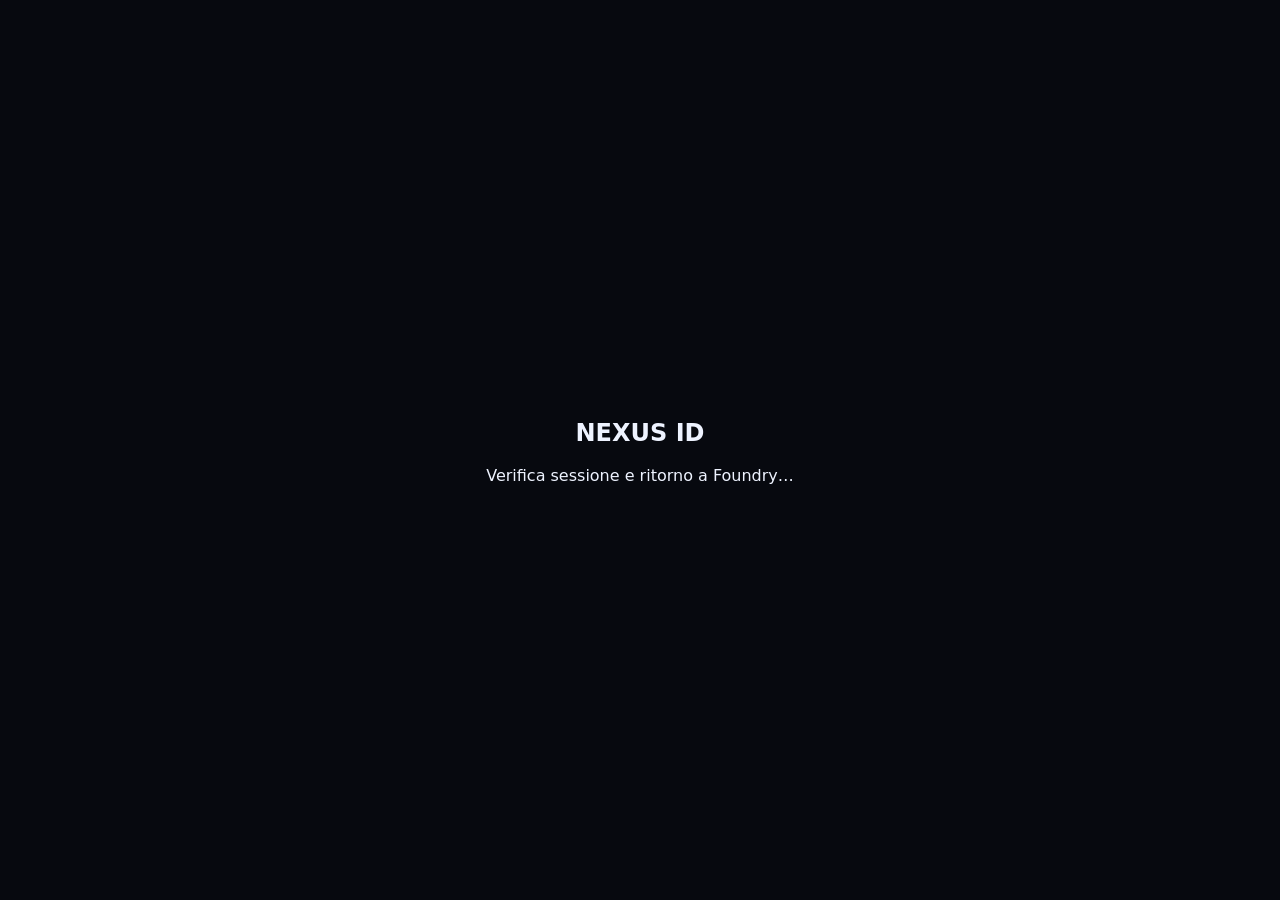
<file: foundry-return.html>
<!doctype html>
<html lang="it">
<head><meta charset="utf-8"><meta name="viewport" content="width=device-width,initial-scale=1"><title>NEXUS ID → Foundry</title></head>
<body style="margin:0;background:#07090f;color:#eef3ff;font-family:system-ui;display:grid;place-items:center;min-height:100vh">
<div style="text-align:center"><h2>NEXUS ID</h2><p id="s">Verifica sessione e ritorno a Foundry…</p></div>
<script type="module">
import { createClient } from 'https://esm.sh/@neondatabase/neon-js@0.7.0-beta';
const client=createClient('https://ep-sparkling-forest-b2v7x4ux.c-6.eu-central-1.aws.neon.tech/neondb');
const target='https://nexus-foundry-chi.vercel.app/?auth=google';
const requested=new URLSearchParams(location.search).get('to')||target;
const safe=requested===target?requested:target;
try{
 const r=await client.auth.getSession();
 const user=r?.data?.user||r?.data?.session?.user||null;
 if(user) location.replace(safe);
 else {document.getElementById('s').textContent='Sessione non disponibile. Torno a NEXUS.';setTimeout(()=>location.replace('https://nexusword.it/'),1200);}
}catch(e){document.getElementById('s').textContent='Errore sessione. Torno a NEXUS.';setTimeout(()=>location.replace('https://nexusword.it/'),1200);}
</script></body></html>
</file>
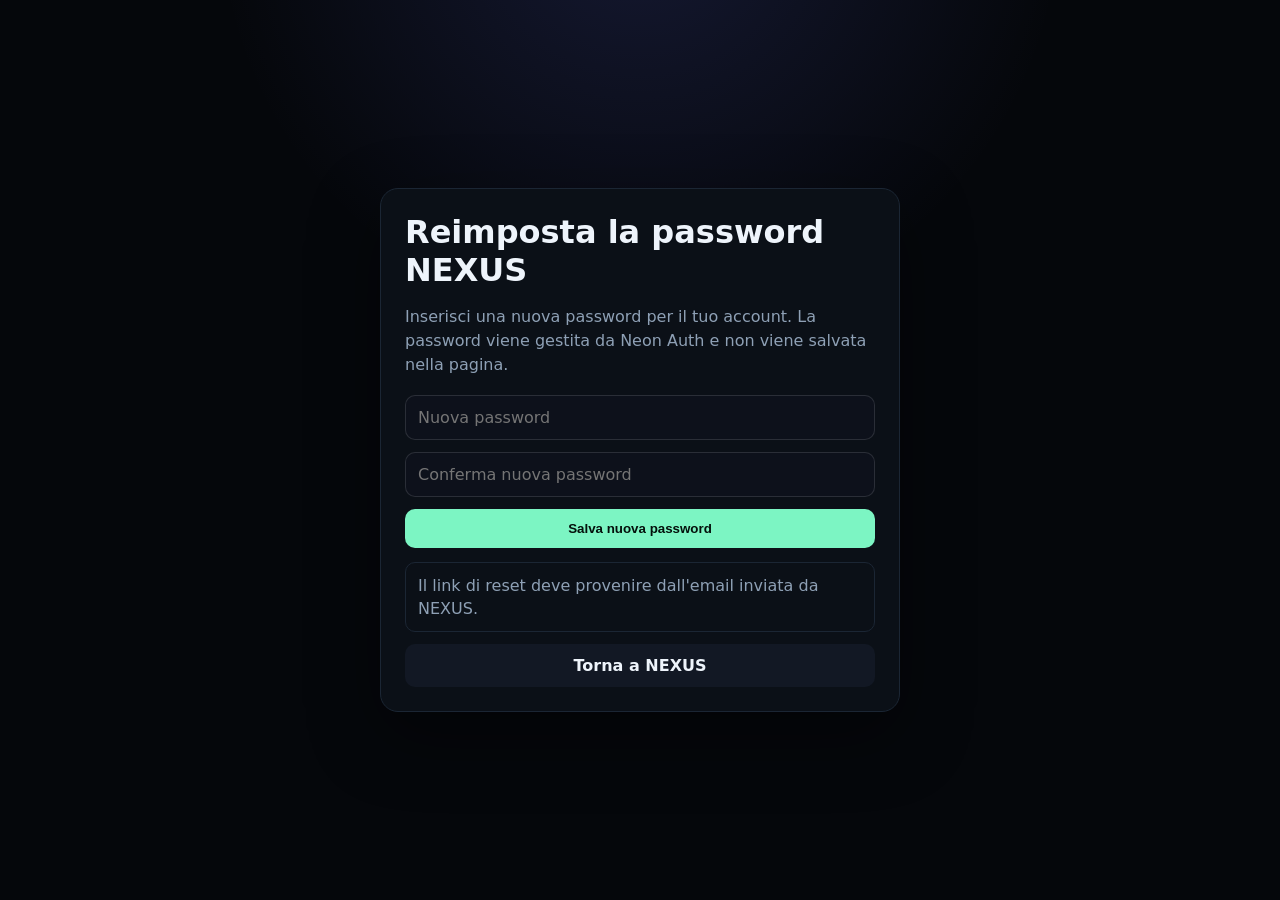
<file: reset-password.html>
<!doctype html>
<html lang="it">
<head>
<meta charset="utf-8">
<meta http-equiv="Content-Security-Policy" content="default-src 'self'; base-uri 'self'; object-src 'none'; script-src 'self' 'unsafe-inline' https://esm.sh; style-src 'self' 'unsafe-inline'; connect-src 'self' https:; form-action 'self' https:; upgrade-insecure-requests">
<meta name="viewport" content="width=device-width,initial-scale=1">
<meta name="theme-color" content="#05070b">
<title>Reimposta password — NEXUS AI</title>
<style>
:root{--bg:#05070b;--panel:#0b1017;--line:#1b2634;--text:#eef4fb;--muted:#8ea0b5;--accent:#7cf5c3;--danger:#ff9696}
*{box-sizing:border-box}body{margin:0;min-height:100vh;display:grid;place-items:center;background:radial-gradient(circle at 50% -10%,rgba(105,118,255,.16),transparent 36%),var(--bg);color:var(--text);font-family:Inter,system-ui,-apple-system,"Segoe UI",sans-serif;padding:24px}
.card{width:min(520px,100%);background:var(--panel);border:1px solid var(--line);border-radius:18px;padding:24px;box-shadow:0 24px 70px rgba(0,0,0,.4)}
h1{margin:0 0 10px}p{color:var(--muted);line-height:1.5}form{display:grid;gap:12px;margin-top:18px}
input{width:100%;background:#0d111b;color:var(--text);border:1px solid rgba(255,255,255,.12);border-radius:10px;padding:12px;font:inherit}
button,a.button{display:inline-flex;justify-content:center;align-items:center;border:0;border-radius:10px;padding:12px 14px;font-weight:800;cursor:pointer;text-decoration:none}
button{background:var(--accent);color:#04100b}.secondary{background:#121824;color:var(--text);border:1px solid rgba(255,255,255,.14)}
.actions{display:grid;gap:10px;margin-top:12px}.notice{margin-top:14px;padding:11px 12px;border:1px solid var(--line);border-radius:10px;color:var(--muted);line-height:1.45}.error{color:var(--danger)}
</style>
</head>
<body>
<main class="card">
  <h1>Reimposta la password NEXUS</h1>
  <p>Inserisci una nuova password per il tuo account. La password viene gestita da Neon Auth e non viene salvata nella pagina.</p>
  <form id="resetForm">
    <input id="newPassword" type="password" autocomplete="new-password" minlength="8" placeholder="Nuova password" required>
    <input id="confirmPassword" type="password" autocomplete="new-password" minlength="8" placeholder="Conferma nuova password" required>
    <button id="submitBtn" type="submit">Salva nuova password</button>
  </form>
  <div class="notice" id="notice">Il link di reset deve provenire dall'email inviata da NEXUS.</div>
  <div class="actions"><a class="button secondary" href="https://nexusword.it/">Torna a NEXUS</a></div>
</main>
<script type="module">
import { createClient } from 'https://esm.sh/@neondatabase/neon-js@0.7.0-beta';
const client=createClient('https://ep-sparkling-forest-b2v7x4ux.c-6.eu-central-1.aws.neon.tech/neondb');
const form=document.getElementById('resetForm');
const notice=document.getElementById('notice');
const token=new URLSearchParams(location.search).get('token');
if(!token){
  notice.textContent='Link di reset non valido o incompleto. Richiedi un nuovo link dalla schermata di accesso NEXUS.';
  notice.classList.add('error');
  form.querySelector('button').disabled=true;
}
form.onsubmit=async e=>{
  e.preventDefault();
  const p1=document.getElementById('newPassword').value;
  const p2=document.getElementById('confirmPassword').value;
  if(p1!==p2){notice.textContent='Le due password non coincidono.';notice.classList.add('error');return}
  if(p1.length<8){notice.textContent='La password deve avere almeno 8 caratteri.';notice.classList.add('error');return}
  notice.classList.remove('error');notice.textContent='Aggiornamento password…';
  document.getElementById('submitBtn').disabled=true;
  try{
    const r=await client.auth.resetPassword({newPassword:p1,token});
    if(r?.error)throw new Error(r.error.message||'reset_failed');
    notice.textContent='Password aggiornata. Ora puoi tornare a NEXUS e accedere con la nuova password.';
    form.reset();
    form.querySelector('button').disabled=true;
  }catch(err){
    notice.textContent='Impossibile reimpostare la password: '+(err?.message||String(err));
    notice.classList.add('error');
    document.getElementById('submitBtn').disabled=false;
  }
};
</script>
</body>
</html>
</file>
<file: nexus-design-v2.css>
/* NEXUS WORD · PRODUCT SHELL V2 — visual refinement, responsive navigation and reliable nested scrolling.
   Keep functional IDs and application module semantics unchanged. */
:root{
 --bg:#070c15;--panel:#101a28;--panel2:#121e2e;--line:#263448;
 --text:#f0f5fb;--muted:#a0b2c7;--accent:#8ce8ce;--blue:#abc4f8;
 --violet:#c8bdf5;--gold:#e9c98e;
 --nexus-glow:rgba(78,192,183,.16);--nexus-stroke:rgba(191,216,238,.14);
}
html,body{background:#070c15;color:var(--text)}
body::before{content:"";position:fixed;inset:36px 0 0;pointer-events:none;z-index:0;background:
 radial-gradient(ellipse 52% 50% at 68% 34%,rgba(29,95,123,.18),transparent 74%),
 radial-gradient(ellipse 36% 45% at 30% 82%,rgba(65,57,114,.14),transparent 78%)}
button,a,input,select,textarea{transition:border-color .18s ease,background-color .18s ease,box-shadow .18s ease,color .18s ease}
button:focus-visible,a:focus-visible,select:focus-visible,input:focus-visible,textarea:focus-visible{outline:2px solid #9ce5d3;outline-offset:3px}
.app{grid-template-columns:264px minmax(0,1fr);position:relative;z-index:1}
.side{background:linear-gradient(165deg,rgba(13,23,36,.99),rgba(8,14,23,.99));border-right:1px solid var(--nexus-stroke);padding:19px 15px 14px;gap:12px}
.brand{padding:9px 7px 13px;gap:11px;letter-spacing:.055em}
.mark{display:grid;place-items:center;width:43px;height:43px;flex:0 0 43px;border:1px solid rgba(140,232,206,.30);border-radius:15px;background:linear-gradient(145deg,rgba(41,93,104,.32),rgba(30,27,65,.26));box-shadow:inset 0 1px rgba(255,255,255,.08),0 7px 18px rgba(0,0,0,.22)}
.mark img{display:block;width:33px;height:33px}
.brand-copy{gap:2px}.brand-copy>span{font-weight:850;font-size:13px;letter-spacing:.125em;color:#eef6ff}.brand-copy em{font-style:normal;font-weight:450;color:#bbd6df;letter-spacing:.09em}.brand-copy small{font-weight:700;font-size:9px;letter-spacing:.13em;color:#b9cfda;margin-top:3px}
.newchat{background:linear-gradient(115deg,#a8f3dc,#81d8ca);border:1px solid rgba(184,255,231,.35);color:#10232b;border-radius:13px;font-size:13px;padding:13px 15px;box-shadow:0 8px 24px rgba(63,183,160,.13)}
.newchat:hover{background:#c3fae8;transform:translateY(-1px)}
.navgroup{gap:5px}.navlabel{color:#829ab0;font-size:10px;letter-spacing:.105em;padding:1px 11px}
.navgroup .snav{gap:3px}.navgroup .navbtn{border:1px solid transparent;background:transparent;color:#c1d0e2;border-radius:11px;padding:11px 12px;font-size:12px}
.navgroup .navbtn:hover,.navgroup .navbtn:focus-visible{background:rgba(135,184,210,.10);border-color:rgba(135,184,210,.15);color:#fff}
.navgroup .navbtn .small{color:#8aa0b5;font-size:10px}
.historybox{border-top:1px solid var(--nexus-stroke);padding-top:12px;margin-top:2px}
.historytitle{color:#9aacbf;letter-spacing:.11em}.historysearch{border:1px solid rgba(152,181,205,.19);background:rgba(5,12,22,.6);border-radius:11px;padding:11px;color:#fff}
.historylist{scrollbar-width:thin;scrollbar-color:#405b69 transparent}.historyitem{border-radius:11px}
.credit{background:linear-gradient(140deg,rgba(27,52,65,.78),rgba(18,28,49,.80));border:1px solid rgba(132,189,200,.23);border-radius:17px;padding:15px;box-shadow:inset 0 1px rgba(255,255,255,.04)}
.credit .small{color:#b2c1d0}.buycredit{background:rgba(146,227,205,.12);border-color:rgba(146,227,205,.32);color:#bcf0e2;border-radius:10px;font-weight:700}
.buycredit:hover{background:rgba(146,227,205,.24)}
.main{background:transparent;min-width:0}
.top{background:rgba(12,20,32,.91);border-bottom:1px solid var(--nexus-stroke);padding:0 21px;min-height:74px;height:74px;gap:12px;backdrop-filter:blur(22px);-webkit-backdrop-filter:blur(22px)}
.mode-switch{background:rgba(6,13,23,.77);border:1px solid rgba(152,191,214,.16);border-radius:13px;padding:4px;gap:3px}
.mode-switch button{border-radius:9px;padding:9px 11px;font-size:12px;font-weight:750;color:#a2bad0}
.mode-switch button.active{background:linear-gradient(135deg,rgba(58,108,125,.60),rgba(57,74,100,.65));box-shadow:inset 0 0 0 1px rgba(168,227,228,.17);color:#f2ffff}
.mode-switch button[data-nexus-mode="chat"].active{color:#b5f6e0}
.mode-hint{color:#9aacc0;font-size:11px}
.account{gap:7px;flex-shrink:0}.account button{border:1px solid rgba(154,185,205,.18);background:rgba(24,37,53,.7);border-radius:11px;color:#cbdce9;font-weight:650;padding:10px 12px}
.account button:hover{background:rgba(49,71,93,.66);border-color:rgba(159,207,220,.36)}
.account #loginBtn{border-color:rgba(141,231,205,.32);color:#c0f3e5;background:rgba(77,159,145,.12)}
.stage{width:min(100%,1080px);padding:32px 34px 168px;scrollbar-width:thin;scrollbar-color:rgba(119,158,178,.39) transparent}
.intro{position:relative;isolation:isolate;padding:38px 0 45px;max-width:100%;overflow:visible}
.intro::before{content:"";position:absolute;z-index:-2;width:min(78vw,770px);height:490px;left:50%;top:49%;transform:translate(-50%,-50%);pointer-events:none;background:radial-gradient(ellipse at 46% 36%,rgba(81,191,174,.15),transparent 48%),radial-gradient(ellipse at 64% 62%,rgba(113,116,215,.14),transparent 58%);filter:blur(25px)}
.intro::after{content:"";position:absolute;z-index:-1;inset:2% 5% auto 5%;height:350px;opacity:.58;pointer-events:none;background:radial-gradient(circle at center,rgba(115,225,209,.12) 1px,transparent 1.7px);background-size:30px 30px;mask-image:radial-gradient(ellipse,black,transparent 72%);-webkit-mask-image:radial-gradient(ellipse,black,transparent 72%)}
.ey{font-family:Inter,system-ui,sans-serif;letter-spacing:.19em;font-weight:800;color:#98e7ce;font-size:10px}
.intro h1{max-width:870px;font-size:clamp(45px,5vw,76px);line-height:1.045;letter-spacing:-.055em;font-weight:820;margin:17px auto 24px;background:linear-gradient(110deg,#fff 16%,#d3edfa 57%,#a0efcf 90%);-webkit-background-clip:text;background-clip:text;-webkit-text-fill-color:transparent}
.intro p{max-width:690px;color:#afc4d5;line-height:1.72;font-size:15px;margin-inline:auto}
.launch-status{justify-content:center;gap:8px;flex-wrap:wrap;margin-top:23px}
.launch-status span{border:1px solid rgba(133,190,206,.18);background:rgba(12,26,37,.60);border-radius:999px;padding:8px 11px;font-size:10px;font-weight:600;color:#bad2df}
.launch-status .live{color:#b8f2df;border-color:rgba(119,220,181,.25);background:rgba(54,116,104,.13)}
.quick{grid-template-columns:repeat(2,minmax(0,1fr));max-width:770px;gap:12px;margin-top:35px}
.quick button{position:relative;min-height:76px;padding:21px 45px 21px 21px;border:1px solid rgba(155,199,219,.17);border-radius:18px;background:linear-gradient(125deg,rgba(20,37,52,.92),rgba(15,26,42,.80));color:#e4f0f8;box-shadow:inset 0 1px rgba(255,255,255,.04),0 14px 34px rgba(1,7,14,.16);font-size:13px;font-weight:670;line-height:1.45}
.quick button::after{content:"↗";position:absolute;right:19px;top:50%;transform:translateY(-50%);color:#8ddac7;font-size:19px;opacity:.78;transition:transform .18s}
.quick button:hover{border-color:rgba(144,234,208,.54);background:linear-gradient(125deg,#1c3944,#14283d);box-shadow:0 20px 42px rgba(3,10,21,.22);transform:translateY(-2px)}
.quick button:hover::after{transform:translate(2px,-60%)}
.composer-wrap{left:264px;padding:21px 26px 23px;background:linear-gradient(180deg,transparent,rgba(7,12,21,.86) 36%,#070c15 100%)}
.composer{width:min(100%,960px);background:rgba(16,27,41,.97);border:1px solid rgba(150,191,209,.25);border-radius:21px;padding:15px 16px;box-shadow:0 28px 65px rgba(0,0,0,.38),inset 0 1px rgba(255,255,255,.07);backdrop-filter:blur(24px)}
.composer textarea{line-height:1.5;font-size:15px;color:#effaff}.composer textarea::placeholder{color:#91a9ba}
.composer-mode-line .mode-current{color:#b5d4df}.composer-mode-line .mode-cost{color:#91a7b9}
.iconbtn{background:rgba(38,56,72,.63);border-color:rgba(160,200,213,.16);border-radius:10px;color:#cfe3ed}
.send{background:linear-gradient(120deg,#a5f4d8,#81d9c7);color:#112a2b;border-radius:11px;padding:11px 21px;box-shadow:0 4px 17px rgba(93,206,168,.14)}
.send:hover{background:#c3ffeb}
.beta-release-strip{background:rgba(9,16,25,.97);border-bottom:1px solid rgba(149,182,207,.15);box-shadow:0 3px 15px rgba(0,0,0,.12);color:#cbd8e4}
.beta-release-strip strong{color:#ebd5a1;letter-spacing:.14em}.beta-release-strip button{text-decoration:none;border-bottom:1px solid rgba(180,214,219,.4);color:#c2d9e4}
.language-switch select{border-radius:9px;background:rgba(31,49,65,.80);border-color:rgba(173,202,215,.32);min-height:30px;color:#e8f5f8}
.modal{background:rgba(2,7,14,.70);backdrop-filter:blur(15px);-webkit-backdrop-filter:blur(15px)}
.modal-card{background:linear-gradient(145deg,#152335,#0d1726 76%);border:1px solid rgba(156,200,213,.24);border-radius:24px;box-shadow:0 32px 110px rgba(0,0,0,.55),inset 0 1px rgba(255,255,255,.06);padding:26px}
.beta-welcome-card{width:min(94vw,650px);max-height:calc(100dvh - 30px);overflow-y:auto}
.beta-welcome-list{gap:9px}.beta-welcome-list div{border:1px solid rgba(145,192,205,.15);background:rgba(6,16,29,.44);border-radius:14px;padding:15px}
.beta-welcome-list strong{color:#e4f2fb}.beta-welcome-list span{font-size:12px;line-height:1.57;color:#b6cada}
.modal-actions button,.modal-card button{border-radius:10px}
.modal-card .enable,.modal-card button.primary{background:var(--accent);color:#0a2020}
.project-workspace{background:linear-gradient(145deg,#101c2a,#07111d);overscroll-behavior:contain;overflow:hidden}
.project-ws-head{flex:0 0 auto;background:rgba(16,29,43,.94);border-bottom-color:var(--nexus-stroke)}
.project-ws-body{min-height:0;height:0;flex:1 1 0;overflow:hidden}
.project-sidebar{min-height:0;overflow:hidden;background:rgba(8,18,29,.75);border-right-color:var(--nexus-stroke)}
.project-list{overflow-y:auto;overscroll-behavior:contain;scrollbar-width:thin;scrollbar-color:#3e6575 transparent}
.project-ws-main{min-height:0;overflow:hidden}
.project-ws-toolbar{flex:0 0 auto}
.project-ws-tabs{flex:0 0 auto}
.project-ws-content{flex:1 1 0;min-height:0;overflow-y:auto;overflow-x:hidden;overscroll-behavior:contain;scrollbar-gutter:stable;scrollbar-width:thin;scrollbar-color:#466679 transparent;-webkit-overflow-scrolling:touch}
.project-kpi,.project-card,.project-item,.project-nav-item{background:linear-gradient(155deg,rgba(22,40,56,.84),rgba(13,24,37,.75));border-color:rgba(157,198,216,.14);border-radius:16px;box-shadow:inset 0 1px rgba(255,255,255,.04)}
.project-kpi strong{color:#d1f4e8}.project-card h4{color:#e7f3fa}.project-item:hover,.project-nav-item:hover{border-color:rgba(145,222,204,.42)}
.project-ws-tabs button{font-size:12px}.project-ws-tabs button.active{color:#bdf8e4}
.task-runtime-panel{background:linear-gradient(170deg,#142333,#0a1523);border-left:1px solid rgba(154,200,216,.23);box-shadow:-17px 0 55px rgba(0,0,0,.40)}
.runtime-head{flex:0 0 auto;background:rgba(16,29,42,.70)}
.runtime-scroll{flex:1 1 0;min-height:0;max-height:100%;overflow-y:auto;overflow-x:hidden;overscroll-behavior:contain;-webkit-overflow-scrolling:touch;scrollbar-width:thin;scrollbar-color:#4b6d7a transparent}
.runtime-step{background:rgba(20,39,56,.72);border-color:rgba(154,198,216,.15);border-radius:13px}
.runtime-event{border-left-color:#4a8e90}
body.task-runtime-open .stage{min-height:0;overflow-y:auto}
body.task-runtime-open .main{min-width:0}
.mobile-brand,.mobile-mode-control{display:none}
@media(max-width:1100px) and (min-width:821px){
 .app{grid-template-columns:235px minmax(0,1fr)}
 .side{padding:14px 11px}.composer-wrap{left:235px}
 .account #topBuyCredits{display:none}
}
@media(max-width:820px){
 .app{display:block;grid-template-columns:none}
 .side{position:fixed;left:0;top:0;bottom:0;height:100dvh;width:min(84vw,345px);max-width:345px;z-index:60;display:flex;padding-top:26px;overflow-y:auto;overscroll-behavior:contain;transform:translateX(-106%);box-shadow:24px 0 65px rgba(0,0,0,.56)}
 .side.open{transform:translateX(0)}
 .side-backdrop{z-index:59}
 .top{display:grid;grid-template-columns:minmax(0,1fr) auto;grid-template-areas:"brand actions" "mode mode";gap:9px 8px;height:auto;min-height:104px;padding:12px 13px;align-items:center;align-content:center;overflow:visible}
 .mobile-brand{grid-area:brand;display:flex;align-items:center;min-width:0;gap:8px;font-size:12px;font-weight:850;letter-spacing:.13em;color:#e7f4fb}
 .mobile-brand img{width:30px;height:30px;padding:3px;border:1px solid rgba(149,228,207,.31);background:rgba(72,120,124,.14);border-radius:10px}
 .mobile-brand span{white-space:nowrap}
 .mode-shell{grid-area:mode;display:block;width:100%;min-width:0}
 .mode-shell .mode-switch{display:none}
 .mode-shell .mode-hint{display:none}
 .mobile-mode-control{display:flex;align-items:center;justify-content:space-between;gap:13px;padding:7px 11px;min-height:45px;border:1px solid rgba(147,204,214,.26);background:rgba(11,24,38,.88);border-radius:12px;color:#a7c8d1;font-weight:700;font-size:11px}
 .mobile-mode-control select{margin-left:auto;min-width:130px;min-height:29px;background:transparent;color:#edf8fb;border:0;outline-offset:3px;font-size:13px;font-weight:750}
 .mobile-mode-control select option{background:#172634;color:#f0f5fb}
 .account{grid-area:actions;display:flex;width:auto;min-width:0;flex-wrap:nowrap;align-items:center;gap:6px;margin-left:0}
 .account #topBuyCredits,.account #topNewChat,.account #topJobsBtn{display:none}
 .account #mobileChatsBtn{display:inline-flex!important;align-items:center;justify-content:center;white-space:nowrap;font-weight:800;min-height:36px;padding:8px 11px;border-color:rgba(156,225,208,.35);background:rgba(67,133,125,.16);color:#d2f8ef}
 .account #loginBtn{min-height:36px;padding:8px 12px}
 .stage{width:100%;padding:20px 18px 186px;overflow-y:auto;overscroll-behavior:contain}
 .intro{padding:46px 0 25px;margin:10px 0 0}
 .intro h1{font-size:clamp(36px,7.6vw,56px);line-height:1.08;letter-spacing:-.045em}
 .intro p{font-size:14px;line-height:1.68}
 .quick{grid-template-columns:repeat(2,minmax(0,1fr));max-width:620px;gap:9px}
 .quick button{padding:16px 36px 16px 15px;min-height:73px;font-size:12px}
 .composer-wrap{left:0;right:0;padding:12px 12px max(12px,env(safe-area-inset-bottom));background:linear-gradient(180deg,transparent,#070c15 24%)}
 .composer{width:100%;padding:12px;border-radius:17px}
 .project-workspace{inset:36px 0 0}
 .project-ws-body{display:flex;flex-direction:column;overflow:hidden}
 .project-sidebar{flex:0 0 auto;max-height:96px;min-height:0;padding:9px 12px;border-right:0;border-bottom:1px solid var(--nexus-stroke)}
 .project-list{flex:1;overflow-x:auto;overflow-y:hidden}
 .project-ws-main{flex:1 1 0;min-height:0;padding:10px 12px}
 .project-ws-content{flex:1 1 0;min-height:0;overflow-y:auto}
 .project-ws-toolbar{overflow-x:auto;flex-wrap:nowrap;padding-bottom:5px}
 .project-ws-toolbar button{flex:0 0 auto}
 .project-ws-tabs{padding-top:7px}
 .project-ws-head{flex:0 0 auto;padding:12px 14px}
 .project-ws-title p{font-size:11px;line-height:1.4}
 .task-runtime-panel{top:36px;bottom:0;max-height:calc(100dvh - 36px);width:min(100%,440px)}
}
@media(max-width:560px){
 .beta-release-strip{height:36px;padding:0 9px;gap:7px}
 .beta-release-strip strong{font-size:10px}
 .top{min-height:102px}
 .account{width:auto;display:flex;grid-template-columns:none;justify-content:flex-end}
 .account button{width:auto;max-width:130px;min-width:0;text-overflow:ellipsis}
 .intro{margin:0;padding:35px 0 22px}
 .intro h1{font-size:clamp(33px,9vw,44px);line-height:1.09}
 .intro p{font-size:13px}
 .intro::before{width:100%;height:420px}
 .launch-status{gap:6px}
 .launch-status span{padding:6px 8px;font-size:9px}
 .quick{grid-template-columns:minmax(0,1fr);margin-top:21px}
 .quick button{min-height:58px;padding:15px 42px 15px 16px}
 .stage{padding-left:16px;padding-right:16px;padding-bottom:178px}
 .composer-wrap{padding:10px 10px max(10px,env(safe-area-inset-bottom))}
 .composer{padding:10px 12px;border-radius:16px}
 .composer-mode-line .mode-cost{max-width:70%;white-space:nowrap;text-overflow:ellipsis;overflow:hidden}
 .project-ws-head{gap:8px}.project-ws-title h2{font-size:18px}
 .project-ws-title p{display:none}
 .project-sidebar{max-height:80px;padding:6px 9px}
 .project-nav-item{flex-basis:145px}
 .project-ws-toolbar button{font-size:11px;padding:7px 8px}
 .project-ws-main{padding:7px 9px}
 .project-ws-content{padding:10px 1px 18px}
 .project-kpis{grid-template-columns:repeat(2,minmax(0,1fr))}
 .modal{padding:12px}
 .modal-card{padding:20px;border-radius:19px}
 .beta-welcome-list div{padding:12px}
}
@media(max-height:650px){
 .intro{margin:0;padding-top:18px}
 .project-ws-head{padding-top:8px;padding-bottom:8px}
 .project-ws-tabs{padding-top:5px}
}
@media(prefers-reduced-motion:reduce){*,*::before,*::after{scroll-behavior:auto!important;transition-duration:.01ms!important;animation-duration:.01ms!important}}
</file>
<file: nexus-aether-v3.css>
/* NEXUS Word — AETHER visual language V3
   Inspired by FORMWORK AETHER, copyright (c) 2026 bswxyz, MIT license.
   License copy: third_party_licenses/FORMWORK-AETHER-MIT.txt.
   App data, controls, IDs and job handling are preserved; visuals only. */
:root{
  --bg:#070b15;--panel:#101a2c;--panel2:#121c30;
  --line:rgba(176,208,239,.17);--line2:rgba(190,222,250,.25);
  --text:#f2f6ff;--muted:#acbfd7;--accent:#83ebd8;
  --aether-ink:#f5f8ff;--aether-dim:#b5c8df;--aether-cyan:#49deec;--aether-violet:#8d7cff;
  --aether-glass:rgba(17,29,52,.67);--aether-glass-line:rgba(190,225,251,.17);
}
html{color-scheme:dark}
body{background:#070b15}
body::before{inset:36px 0 0;background:
 radial-gradient(ellipse 46% 43% at 77% 23%,rgba(53,176,206,.18),transparent 75%),
 radial-gradient(ellipse 51% 43% at 31% 70%,rgba(116,91,231,.17),transparent 74%),
 radial-gradient(ellipse 35% 31% at 81% 90%,rgba(53,120,169,.10),transparent 74%)}
.side{background:linear-gradient(165deg,rgba(12,22,42,.97),rgba(7,12,24,.99) 83%);border-color:var(--aether-glass-line);box-shadow:inset -1px 0 rgba(255,255,255,.015)}
.brand .mark,.mobile-brand img{border-color:rgba(126,234,220,.48);background:linear-gradient(145deg,rgba(66,211,210,.22),rgba(122,104,255,.2));box-shadow:0 0 26px rgba(67,178,223,.11)}
.brand-copy>span,.mobile-brand span{color:#eef7ff;letter-spacing:.095em}
.newchat{background:linear-gradient(120deg,#b1f6e9,#8bdef3 56%,#acacff);box-shadow:0 8px 28px rgba(90,176,249,.15);color:#071426}
.newchat:hover{background:linear-gradient(120deg,#c5fff3,#abe9ff,#c5bcff)}
.navgroup .navbtn{color:#c6d9ec}
.navgroup .navbtn:hover,.navgroup .navbtn.active{background:linear-gradient(90deg,rgba(80,191,220,.14),rgba(135,109,236,.08));border-color:rgba(134,207,227,.17)}
.credit{background:linear-gradient(145deg,rgba(23,42,68,.84),rgba(16,24,45,.93));border-color:rgba(140,206,237,.27)}
.top{background:rgba(9,17,32,.87);border-color:rgba(159,204,239,.16);box-shadow:0 8px 40px rgba(2,6,15,.12)}
.mode-switch{border-color:rgba(164,206,241,.19);background:rgba(8,16,34,.8)}
.mode-switch button.active{background:linear-gradient(125deg,rgba(62,141,168,.55),rgba(105,93,165,.42));box-shadow:inset 0 0 0 1px rgba(191,224,255,.20)}
.account #loginBtn,.buycredit{border-color:rgba(120,233,218,.31);background:rgba(84,165,165,.10);color:#c0faef}
.account button:hover,.buycredit:hover{border-color:rgba(154,232,233,.45)}
.stage{width:min(100%,1390px);padding:16px 38px 180px;scrollbar-color:rgba(111,172,195,.37) transparent;scrollbar-width:thin}
.intro{isolation:isolate;position:relative;overflow:visible;text-align:left;max-width:none;padding:54px 0 40px;margin:0;min-height:auto}
.intro::before{width:130%;height:800px;top:22%;left:54%;background:
 radial-gradient(ellipse 29% 36% at 64% 40%,rgba(62,202,224,.25),transparent 90%),
 radial-gradient(ellipse 35% 37% at 37% 24%,rgba(104,88,235,.30),transparent 88%),
 radial-gradient(ellipse 33% 31% at 35% 67%,rgba(41,108,207,.16),transparent 90%);filter:blur(37px);opacity:.8;animation:nexus-aether-aura 17s ease-in-out infinite alternate}
.intro::after{height:510px;inset:11% -5% auto;background-size:35px 35px;opacity:.3}
@keyframes nexus-aether-aura{0%{transform:translate(-49%,-49%) rotate(-3deg) scale(1)}100%{transform:translate(-51%,-51%) rotate(3deg) scale(1.07)}}
.aether-hero{display:grid;grid-template-columns:minmax(0,1.13fr) minmax(0,.87fr);gap:clamp(20px,3vw,56px);align-items:center;max-width:1450px;min-height:430px}
.aether-story,.aether-showcase{min-width:0;position:relative}
.aether-eyebrow{display:inline-flex;align-items:center;gap:9px;padding:8px 13px;background:rgba(30,51,79,.68);border:1px solid rgba(171,206,244,.26);border-radius:30px;font-size:10px;letter-spacing:.115em;font-weight:800;color:#c5e5f1;text-transform:uppercase}
.aether-eyebrow::before{content:"";width:7px;height:7px;border-radius:50%;background:#6bebdd;box-shadow:0 0 15px rgba(103,237,231,.9)}
.intro .aether-story h1{max-width:790px;font-size:clamp(40px,4.3vw,72px);line-height:1.055;letter-spacing:-.060em;margin:22px 0 20px;color:#f6f9ff;background:none;-webkit-text-fill-color:currentColor}
.intro .aether-story h1 .aether-gradient{display:block;background:linear-gradient(106deg,#c9bbff 6%,#9d91ff 27%,#62d7f1 69%,#b8f9e9 100%);background-clip:text;-webkit-background-clip:text;color:transparent;-webkit-text-fill-color:transparent}
.intro .aether-story>p{font-size:clamp(13px,1.13vw,16px);max-width:570px;line-height:1.75;margin:0 0 23px;color:#bdcde0}
.aether-actions{display:flex;gap:10px;align-items:center;flex-wrap:wrap}
.aether-action{display:inline-flex;align-items:center;justify-content:center;min-height:46px;border:1px solid rgba(159,202,230,.25);border-radius:12px;padding:12px 19px;font-size:12px;font-weight:800;color:#eaf4ff;background:rgba(22,37,61,.72);cursor:pointer;box-shadow:none}
.aether-action.primary{background:linear-gradient(110deg,#a9f9e7 0%,#62dce9 68%,#aea5ff);color:#06152b;border-color:transparent;box-shadow:0 12px 32px rgba(74,200,218,.20)}
.aether-action:hover{transform:translateY(-2px);border-color:rgba(173,235,237,.6)}
.aether-action.primary:hover{box-shadow:0 15px 40px rgba(74,200,218,.32)}
.aether-pledges{display:flex;flex-wrap:wrap;gap:8px 14px;margin-top:21px;color:#adc2d5;font-size:10px;font-weight:600}
.aether-pledges span::before{content:"✓";margin-right:6px;color:#7cebd9}
.aether-orbit{position:absolute;z-index:-1;left:10%;top:-17%;width:76%;aspect-ratio:1;border:1px solid rgba(110,218,249,.18);border-radius:50%;box-shadow:0 0 0 44px rgba(140,139,253,.033),0 0 0 90px rgba(129,217,247,.025),0 0 90px rgba(88,168,237,.22)}
.aether-window{position:relative;width:100%;border:1px solid rgba(181,221,251,.32);border-radius:22px;overflow:hidden;background:linear-gradient(146deg,rgba(23,43,72,.95),rgba(9,21,42,.95));box-shadow:0 34px 85px rgba(0,4,18,.37),inset 0 1px rgba(255,255,255,.07);backdrop-filter:blur(20px)}
.aether-window-top{display:flex;align-items:center;gap:9px;min-height:48px;padding:0 15px;border-bottom:1px solid rgba(205,228,252,.11);background:rgba(7,17,37,.6)}
.aether-window-dots{display:flex;gap:5px}.aether-window-dots i{width:7px;height:7px;border-radius:50%;background:#7898b473}
.aether-window-top strong{margin-left:5px;font-size:11px;color:#e3f6ff;letter-spacing:.08em}
.aether-window-top em{margin-left:auto;font-style:normal;font-size:9px;color:#9af8de;border:1px solid rgba(111,225,202,.25);background:rgba(40,146,149,.10);padding:5px 8px;border-radius:30px;white-space:nowrap}
.aether-window-body{display:grid;grid-template-columns:100px minmax(0,1fr);height:283px}
.aether-window-nav{padding:20px 9px;background:rgba(9,21,43,.66);border-right:1px solid rgba(188,220,241,.11);display:flex;flex-direction:column;gap:6px}
.aether-window-nav b{font-size:9px;color:#83a2bf;letter-spacing:.1em;margin-bottom:11px}
.aether-window-nav span{font-size:10px;padding:9px 7px;color:#a9c4d7;border-radius:8px}
.aether-window-nav .selected{background:rgba(75,215,206,.13);color:#b3f5e4}
.aether-window-dialog{display:flex;flex-direction:column;gap:11px;padding:22px 16px;min-width:0}
.aether-bubble{font-size:11px;padding:12px 13px;line-height:1.55;border-radius:12px;border:1px solid rgba(194,213,250,.12);background:rgba(30,57,83,.6);color:#d5e7fa;max-width:99%}
.aether-bubble.user{align-self:flex-end;max-width:90%;background:rgba(115,101,218,.22);border-color:rgba(180,167,251,.25);color:#e8e2ff}
.aether-bubble b{display:block;color:#a5f4e1;font-size:10px;margin-bottom:4px}
.aether-chips{display:flex;gap:6px;flex-wrap:wrap}.aether-chips span{font-size:9px;color:#b5e7ec;border-radius:7px;padding:5px 7px;border:1px solid rgba(121,213,226,.25);background:rgba(80,169,182,.11)}
.aether-window-input{margin-top:auto;display:flex;align-items:center;justify-content:space-between;gap:10px;border:1px solid rgba(170,221,249,.20);border-radius:11px;background:rgba(9,20,39,.72);color:#8fadc4;font-size:10px;padding:11px}
.aether-window-input i{font-size:10px;font-style:normal;background:#9dece2;color:#051b23;border-radius:7px;padding:5px 8px;font-weight:900}
.aether-demo-label{position:absolute;bottom:-13px;right:14px;border:1px solid rgba(134,230,219,.32);border-radius:10px;padding:7px 10px;background:#11263b;color:#a9d8e0;font-size:9px;box-shadow:0 12px 25px rgba(0,0,0,.25);font-weight:700}
.aether-section-heading{text-align:left;margin:28px 0 19px;padding-left:1px}
.aether-section-heading small{display:block;color:#87e4df;text-transform:uppercase;font-size:10px;font-weight:800;letter-spacing:.14em}
.aether-section-heading h2{color:#e9f3ff;font-size:clamp(20px,2vw,29px);letter-spacing:-.045em;font-weight:760;margin:6px 0 0}
.intro .quick{grid-template-columns:repeat(4,minmax(0,1fr));max-width:none;gap:11px;margin-top:0}
.intro .quick button{min-height:103px;border-radius:17px;padding:19px 39px 19px 15px;font-size:12px;line-height:1.45;background:linear-gradient(140deg,rgba(26,48,75,.80),rgba(13,24,44,.83));border:1px solid rgba(166,215,237,.18);box-shadow:inset 0 1px rgba(255,255,255,.05),0 9px 25px rgba(0,0,0,.10)}
.intro .quick button::after{color:#79e4df}.intro .quick button:hover{background:linear-gradient(140deg,rgba(40,75,102,.89),rgba(25,41,69,.90));border-color:rgba(129,231,220,.44)}
.aether-footer-note{margin:17px 0 0;font-size:11px;color:#90afc3;display:flex;flex-wrap:wrap;gap:8px}
.aether-footer-note span{padding:6px 10px;border-radius:30px;background:rgba(14,28,49,.7);border:1px solid rgba(151,203,228,.17)}
/* Product-wide controls: visual changes only — do not alter event handlers or auth flows. */
.composer{background:linear-gradient(140deg,rgba(20,36,58,.98),rgba(11,23,42,.98));border-color:rgba(165,213,248,.28);box-shadow:0 30px 75px rgba(2,6,18,.39),inset 0 1px rgba(255,255,255,.07)}
.send{background:linear-gradient(110deg,#abf6e6,#7adfe7 63%,#b6abff);color:#081a27;border:0}
.messages .msg,.messages .message{border-radius:15px}
.modal-card{background:linear-gradient(145deg,rgba(22,40,65,.98),rgba(10,20,37,.98));border-color:rgba(168,215,247,.25);box-shadow:0 34px 100px rgba(0,4,15,.52);border-radius:21px}
.modal-card input,.modal-card textarea,.modal-card select{border-radius:10px}
.project-workspace,.task-runtime-panel{background:linear-gradient(140deg,#15253d,#0a1426)}
.project-ws-content,.runtime-scroll{overscroll-behavior:contain;-webkit-overflow-scrolling:touch;min-height:0;overflow-y:auto;scrollbar-color:rgba(105,185,199,.55) transparent}
.project-kpi,.project-card,.project-item,.project-nav-item,.runtime-step{background:linear-gradient(135deg,rgba(28,49,73,.82),rgba(14,27,49,.86));border-color:rgba(146,209,231,.19);border-radius:14px}
.project-card:hover,.project-item:hover,.project-nav-item:hover{border-color:rgba(126,228,217,.4)}
/* Keep the Beta warning clear, not hidden or cosmetically minimized. */
.beta-release-strip{background:rgba(8,15,29,.97);border-color:rgba(155,190,223,.17)}
@media(max-width:1300px) and (min-width:821px){
  .stage{padding-left:27px;padding-right:27px}
  .aether-hero{grid-template-columns:minmax(0,1.04fr) minmax(0,.96fr);gap:22px}
  .intro .aether-story h1{font-size:clamp(39px,4.2vw,59px)}
  .aether-window-body{height:260px}
}
@media(max-width:1100px) and (min-width:821px){
  .aether-hero{grid-template-columns:1fr}
  .aether-showcase{width:min(100%,650px);margin:9px auto}
  .intro .quick{grid-template-columns:repeat(2,minmax(0,1fr))}
}
@media(max-width:820px){
  .stage{padding:16px 19px 177px;max-width:100%;min-width:0}
  .intro{padding:29px 0 35px;min-height:0;overflow:visible}
  .intro::before{width:120%;height:720px;top:23%;filter:blur(30px)}
  .aether-hero{grid-template-columns:minmax(0,1fr);gap:25px}
  .intro .aether-story h1{max-width:600px;font-size:clamp(38px,7vw,59px);margin:19px 0}
  .intro .aether-story>p{font-size:14px;line-height:1.7}
  .aether-showcase{max-width:620px;margin:10px auto 0;width:100%}
  .aether-window-body{height:260px}
  .aether-orbit{width:78%;left:11%;top:-15%}
  .intro .quick{grid-template-columns:repeat(2,minmax(0,1fr));gap:9px}
  .intro .quick button{min-height:78px;padding:14px 32px 14px 13px}
  .aether-section-heading{margin-top:29px}
  .composer-wrap{background:linear-gradient(180deg,transparent,rgba(7,11,21,.92) 24%,#070b15)}
}
@media(max-width:560px){
  .stage{padding:8px 15px 180px}
  .intro{padding:29px 0 28px}
  .intro .aether-story h1{font-size:clamp(37px,9.5vw,51px);letter-spacing:-.053em;line-height:1.075;margin:19px 0}
  .intro .aether-story>p{font-size:13px;line-height:1.72}
  .aether-eyebrow{font-size:9px;letter-spacing:.08em}
  .aether-actions .aether-action{font-size:11px;min-height:44px;flex:1 1 138px;padding:11px}
  .aether-pledges{font-size:9px;gap:6px 11px}
  .aether-showcase{margin:7px auto 0}
  .aether-window{border-radius:17px}
  .aether-window-top{min-height:43px;padding:0 11px}
  .aether-window-body{grid-template-columns:66px minmax(0,1fr);height:244px}
  .aether-window-nav{padding:15px 5px}
  .aether-window-nav b{font-size:8px}
  .aether-window-nav span{font-size:8px;padding:8px 4px}
  .aether-window-dialog{padding:12px 9px;gap:9px}
  .aether-bubble{font-size:10px;padding:10px}
  .aether-bubble b{font-size:9px}
  .aether-chips span{font-size:8px}
  .aether-window-input{font-size:9px;padding:8px}
  .aether-demo-label{right:8px;font-size:8px}
  .aether-section-heading{margin:30px 0 14px}
  .aether-section-heading h2{font-size:22px}
  .intro .quick{grid-template-columns:minmax(0,1fr);gap:9px}
  .intro .quick button{min-height:66px;padding:14px 36px 14px 16px;font-size:12px}
  .aether-footer-note{font-size:9px}
}
@media(prefers-reduced-motion:reduce){.intro::before{animation:none!important}.aether-action,.intro .quick button{transition:none!important}}
</file>
<file: nexus-first-visit-hotfix.css>
/* NEXUS Word beta — short-screen and laptop first-visit hotfix.
   Fix documented by user video: header collision, obscured hero, and overlapping input.
   Affects presentation only. Existing handlers, auth, credits and admin roles untouched. */
@media (min-width:821px) and (max-width:1540px){
  .top{gap:8px;padding:10px 14px;min-width:0}
  .mode-shell{min-width:0;max-width:100%;flex:0 1 auto}
  .mode-hint{display:none}
  .account{min-width:0;gap:6px;flex:0 0 auto}
  .account #topNewChat,.account #topJobsBtn,.account #topBuyCredits{display:none!important}
  .account button{white-space:nowrap}
}
@media (min-width:821px) and (max-width:1050px){
  .mode-switch button{padding:8px 8px;font-size:11px}
  .top{padding:9px 10px}
  .account #notificationBtn{padding:8px}
}
@media (max-height:850px){
  .intro{min-height:0!important}
  .aether-hero{min-height:0!important}
}
.main:has(#intro:not([style*="display: none"])) .composer-wrap{
  position:relative;flex:0 0 auto;left:auto;right:auto;bottom:auto;
  width:100%;padding:10px 18px max(11px,env(safe-area-inset-bottom));
  background:linear-gradient(180deg,rgba(7,11,21,0),rgba(7,11,21,.9));
}
.main:has(#intro:not([style*="display: none"])) .stage{
  padding-bottom:24px;scroll-padding-bottom:18px;min-height:0;
}
.main:has(#intro:not([style*="display: none"])) .intro{
  padding-top:20px;padding-bottom:25px;margin:0;
}
.main:has(#intro:not([style*="display: none"])) .aether-hero{
  min-height:0;align-items:center;
}
.main:has(#intro:not([style*="display: none"])) .composer{
  box-shadow:0 8px 28px rgba(0,0,0,.28),inset 0 1px rgba(255,255,255,.06)
}
@media(max-width:820px){
 .main:has(#intro:not([style*="display: none"])) .composer-wrap{
   padding:8px 10px max(9px,env(safe-area-inset-bottom));
 }
 .main:has(#intro:not([style*="display: none"])) .stage{padding-bottom:16px}
 .intro .aether-showcase{margin-top:15px}
}
@media(max-width:560px){
 .aether-window{max-width:100%}
 .aether-section-heading{margin-top:19px}
 .main:has(#intro:not([style*="display: none"])) .intro{padding-top:21px}
}

/* In the filmed MacBook viewport the last navigation group (TITOLARE)
   was below the clipped .side, whose legacy overflow:hidden made it unreachable. */
.side{
  overflow-y:auto!important;overflow-x:hidden!important;
  overscroll-behavior-y:contain;scrollbar-width:thin;
  scrollbar-color:rgba(116,188,213,.46) transparent;
  -webkit-overflow-scrolling:touch;
}
.side .navgroup,.side .brand,.side .newchat,.side .nexus-owner-quick,.side .credit{
  flex-shrink:0;
}
.side .historybox{
  flex:0 0 auto;min-height:125px;max-height:190px;overflow:hidden;
}
.side .historylist{max-height:130px;min-height:0;overflow-y:auto}
.nexus-owner-quick{
  flex:0 0 auto;display:flex;align-items:center;justify-content:space-between;
  gap:9px;width:100%;padding:11px 12px;border-radius:12px;
  border:1px solid rgba(111,232,209,.40);
  background:linear-gradient(120deg,rgba(32,123,117,.22),rgba(67,67,151,.16));
  color:#cbfff0;font:750 12px/1.3 inherit;text-align:left;cursor:pointer;
}
.nexus-owner-quick[hidden]{display:none!important}
.nexus-owner-quick .small{font-size:9px;letter-spacing:.08em;color:#bde3f2}
.nexus-owner-quick:hover,.nexus-owner-quick:focus-visible{
  border-color:rgba(156,255,221,.7);background:rgba(35,129,117,.28);
}
#adminModal .modal-card{max-height:calc(100dvh - 26px);overflow-y:auto;overscroll-behavior:contain}
#adminModal .admin-user .jobactions{display:flex;flex-wrap:wrap;gap:8px}
#adminModal .admin-user .jobactions button{min-height:36px}
@media(max-width:820px){
 .side{height:100dvh;max-height:100dvh}
 .nexus-owner-quick{min-height:45px}
 #adminModal .modal-card{max-height:calc(100dvh - 20px)}
}
</file>
<file: nexus-owner-ux-fix.css>
/* OWNER UX — make the pre-existing admin, beta roles and credits discoverable.
   No permissions changed. RBAC and RPC functions stay on Neon. */
.side{
  overflow-y:auto;
  overscroll-behavior-y:contain;
  scrollbar-gutter:stable;
  scrollbar-width:thin;
  scrollbar-color:rgba(127,191,212,.52) transparent;
  -webkit-overflow-scrolling:touch;
}
.side>.navgroup{flex:0 0 auto}
.side>.historybox{flex:1 0 148px;min-height:148px}
.side>.credit{flex:0 0 auto}
.side #ownerNav[hidden],.side .navbtn[hidden]{display:none!important}
.side #ownerNav:not([hidden]){
 border:1px solid rgba(133,226,215,.28);
 border-radius:15px;
 padding:10px 9px;
 margin:1px 0 3px;
 background:linear-gradient(135deg,rgba(49,136,154,.15),rgba(105,89,173,.12));
 flex:0 0 auto;
}
.side #ownerNav:not([hidden]) .navlabel{color:#bde7ea}
.side #adminBtn:not([hidden]){
 background:linear-gradient(105deg,rgba(73,159,173,.24),rgba(126,105,226,.20));
 border:1px solid rgba(128,224,217,.35);
 color:#f1fcff;
 font-weight:750;
}
.side #adminBtn:not([hidden]):hover{border-color:rgba(146,255,226,.8);background:rgba(71,170,166,.3)}
#adminModal .modal-card{
 width:min(96vw,940px);
 max-height:min(88dvh,940px);
 overflow-y:auto;
 overscroll-behavior-y:contain;
 scrollbar-width:thin;
 scrollbar-color:#507389 transparent;
}
#adminModal .nexus-admin-search{
 position:sticky;
 top:-1px;
 z-index:3;
 display:grid;
 grid-template-columns:minmax(0,1fr) auto;
 gap:6px 12px;
 border:1px solid rgba(143,198,221,.25);
 border-radius:13px;
 padding:12px 13px;
 margin:13px 0;
 background:rgba(13,28,49,.97);
 backdrop-filter:blur(16px);
}
#adminModal .nexus-admin-search label{
 grid-column:1/-1;
 font-size:12px;font-weight:800;color:#c8e7f5;
}
#adminModal .nexus-admin-search input{
 margin:0;
 min-width:0;
 background:rgba(5,14,29,.8);
 border:1px solid rgba(135,188,211,.38);
 color:#f2faff;
 font-size:15px;
}
#adminModal .nexus-admin-search input:focus-visible{outline:2px solid #91f0df;outline-offset:1px}
#adminModal #adminUserSearchResult{align-self:center;font-size:11px;white-space:nowrap}
#adminModal #adminUsers{
 display:grid;
 gap:10px;
 overflow-y:auto;
 overscroll-behavior:contain;
 scrollbar-width:thin;
 scrollbar-color:rgba(117,174,199,.52) transparent;
 max-height:min(49dvh,560px);
 padding-right:5px;
}
#adminModal .admin-user[hidden]{display:none!important}
#adminModal .admin-user{
 border-color:rgba(155,206,235,.2);
 background:linear-gradient(130deg,rgba(23,43,66,.9),rgba(13,24,43,.96));
}
#adminModal .admin-user .admin-actions{gap:8px}
#adminModal .admin-user .admin-actions button{min-height:35px}
@media(max-width:820px){
 .side{overflow-y:auto}
 #adminModal .modal-card{padding:16px;width:100%;max-height:calc(100dvh - 20px)}
 #adminModal #adminUsers{max-height:44dvh}
 #adminModal .nexus-admin-search{grid-template-columns:1fr}
 #adminModal .nexus-admin-search input,#adminModal .nexus-admin-search #adminUserSearchResult{grid-column:1/-1}
}

/* After sign-in, show the actual composer/workspace instead of a second fake chat. */
body.nexus-authenticated #intro .aether-showcase,
body.nexus-authenticated #intro .aether-section-heading{display:none!important}
body.nexus-authenticated #intro{padding-top:18px;padding-bottom:12px}
body.nexus-authenticated #intro .aether-hero{
 grid-template-columns:minmax(0,1fr);
 gap:0;
 min-height:0;
 width:min(100%,900px);
 margin:0 auto;
}
body.nexus-authenticated #intro .aether-story{text-align:center}
body.nexus-authenticated #intro .aether-story h1{
 font-size:clamp(29px,3.3vw,49px);
 line-height:1.13;
 max-width:880px;
 margin:13px auto;
}
body.nexus-authenticated #intro .aether-story h1 .aether-gradient{display:inline}
body.nexus-authenticated #intro .aether-story>p{
 max-width:680px;
 margin:0 auto 12px;
 font-size:13px;
 line-height:1.55;
}
body.nexus-authenticated #intro .aether-eyebrow{font-size:9px}
body.nexus-authenticated #intro .aether-actions,
body.nexus-authenticated #intro .aether-pledges{display:none}
body.nexus-authenticated #intro .quick{
 grid-template-columns:repeat(4,minmax(0,1fr));
 max-width:900px;
 gap:9px;
 margin-top:17px;
}
body.nexus-authenticated #intro .quick button{
 min-height:62px;
 padding:12px 31px 12px 12px;
 font-size:11px;
}
body.nexus-authenticated #intro .aether-footer-note{
 margin-top:8px;
 justify-content:center;
}
@media(max-width:1100px){
 body.nexus-authenticated #intro .quick{grid-template-columns:repeat(2,minmax(0,1fr))}
}
@media(max-width:560px){
 body.nexus-authenticated #intro .aether-story h1{font-size:clamp(26px,8vw,35px);margin:10px auto}
 body.nexus-authenticated #intro .aether-story>p{font-size:12px}
 body.nexus-authenticated #intro .quick{grid-template-columns:repeat(2,minmax(0,1fr));gap:6px}
 body.nexus-authenticated #intro .quick button{min-height:66px;padding:9px 20px 9px 8px;font-size:10px}
 body.nexus-authenticated #intro .aether-footer-note{font-size:8px;gap:5px}
}

/* Owner admin action feedback: values shown here are read back from server. */
#adminModal .nexus-admin-action-feedback{
 margin:10px 0;
 padding:12px 14px;
 border-radius:12px;
 font-size:12px;
 line-height:1.5;
 background:rgba(21,53,68,.88);
 border:1px solid rgba(121,209,217,.35);
 color:#cceef2;
}
#adminModal .nexus-admin-action-feedback[hidden]{display:none!important}
#adminModal .nexus-admin-action-feedback[data-kind="success"]{
 border-color:rgba(108,230,188,.52);
 background:rgba(20,64,56,.88);
 color:#bdffe2;
}
#adminModal .nexus-admin-action-feedback[data-kind="warning"]{
 border-color:rgba(230,186,102,.55);
 background:rgba(71,52,25,.89);
 color:#ffe5b8;
}
#adminModal .nexus-admin-action-feedback[data-kind="error"]{
 border-color:rgba(237,145,150,.53);
 background:rgba(74,30,41,.9);
 color:#ffd6dc;
}
#adminModal .admin-user button:disabled{cursor:wait;opacity:.55}
#adminModal .admin-user .admin-actions button:not(:disabled){min-width:130px}
</file>
<file: nexus-first-screen-clarity.css>
/* NEXUS Word first viewport: app usability over illustrative decoration.
   Addresses observable off-screen quick actions on short laptops and phones.
   Pure responsive layout; no auth, data or payment changes. */
@media (min-width:821px) and (max-height:950px){
  .stage{padding-top:8px;padding-bottom:10px}
  .intro{padding-top:5px!important;padding-bottom:9px!important;margin:0!important}
  .intro::before{height:420px;top:33%;opacity:.68}
  .intro .aether-hero{
    display:block;min-height:0!important;
    max-width:1100px;
  }
  .intro .aether-showcase{display:none!important}
  .intro .aether-story{max-width:100%}
  .intro .aether-eyebrow{padding:5px 9px;font-size:9px}
  .intro .aether-story h1,
  body.nexus-authenticated #intro .aether-story h1{
    font-size:clamp(29px,3.25vw,45px);
    line-height:1.09;
    margin:10px 0 8px;
    max-width:950px;
    letter-spacing:-.047em;
  }
  .intro .aether-story h1 .aether-gradient{display:inline}
  .intro .aether-story>p,
  body.nexus-authenticated #intro .aether-story>p{
    font-size:12px;line-height:1.45;
    max-width:780px;
    margin:0 0 9px;
    text-align:left;
  }
  .intro .aether-actions{gap:8px}
  .intro .aether-actions .aether-action{min-height:36px;padding:7px 12px;font-size:11px}
  .intro .aether-pledges,
  .intro .aether-section-heading,
  .intro .aether-footer-note{display:none!important}
  .intro .quick,
  body.nexus-authenticated #intro .quick{
    display:grid;
    grid-template-columns:repeat(4,minmax(0,1fr));
    gap:7px;
    max-width:100%;
    margin-top:12px;
  }
  .intro .quick button,
  body.nexus-authenticated #intro .quick button{
    min-height:56px;
    padding:9px 28px 9px 11px;
    font-size:11px;line-height:1.32;
    border-radius:12px;
  }
  .intro .quick button::after{right:10px;font-size:14px}
  body.nexus-authenticated #intro .aether-story{text-align:left}
  .main:has(#intro:not([style*="display: none"])) .composer-wrap{padding-top:7px}
}
@media(min-width:821px) and (max-width:1150px) and (max-height:950px){
  .intro .quick,
  body.nexus-authenticated #intro .quick{grid-template-columns:repeat(2,minmax(0,1fr))}
  .intro .quick button,
  body.nexus-authenticated #intro .quick button{min-height:48px}
  .intro .aether-story h1,
  body.nexus-authenticated #intro .aether-story h1{font-size:clamp(28px,3.65vw,37px)}
  .intro .aether-story>p{font-size:11px}
}
@media(max-width:820px){
  .stage{padding-top:8px}
  .intro,
  .main:has(#intro:not([style*="display: none"])) .intro{
    min-height:0!important;
    padding-top:9px!important;
    padding-bottom:9px!important;
    margin:0!important;
  }
  .intro::before{height:450px;top:42%;opacity:.75}
  .intro .aether-hero{display:block;min-height:0!important}
  .intro .aether-showcase{display:none!important}
  .intro .aether-section-heading,
  .intro .aether-pledges,
  .intro .aether-footer-note{display:none!important}
  .intro .aether-story h1,
  body.nexus-authenticated #intro .aether-story h1{
    font-size:clamp(29px,6.5vw,43px);
    line-height:1.09;
    letter-spacing:-.05em;
    margin:10px 0 9px;
  }
  .intro .aether-story h1 .aether-gradient{display:inline}
  .intro .aether-story>p,
  body.nexus-authenticated #intro .aether-story>p{
    font-size:12px;line-height:1.47;
    margin:0 0 11px;
    text-align:left;
    max-width:660px;
  }
  .intro .aether-actions{gap:7px;margin-top:5px}
  .intro .aether-actions .aether-action{
    min-height:39px;
    padding:8px 11px;
    font-size:11px;
  }
  .intro .quick,
  body.nexus-authenticated #intro .quick{
    grid-template-columns:repeat(2,minmax(0,1fr));
    margin-top:12px;
    gap:8px;
    max-width:100%;
  }
  .intro .quick button,
  body.nexus-authenticated #intro .quick button{
    min-height:59px;
    padding:10px 23px 10px 10px;
    font-size:11px;
    border-radius:12px;
    line-height:1.25;
  }
  .intro .quick button::after{right:8px;font-size:14px}
  body.nexus-authenticated #intro .aether-story{text-align:left}
}
@media(max-width:560px){
  .intro .aether-eyebrow{font-size:8px;padding:5px 9px}
  .intro .aether-story h1,
  body.nexus-authenticated #intro .aether-story h1{font-size:clamp(26px,7.8vw,35px)}
  .intro .aether-story>p,
  body.nexus-authenticated #intro .aether-story>p{font-size:11.5px;line-height:1.38}
  .intro .aether-actions .aether-action{min-height:37px;font-size:10px}
  .intro .quick button,
  body.nexus-authenticated #intro .quick button{min-height:54px;font-size:10px;padding:8px 19px 8px 8px}
  .stage{padding-left:12px;padding-right:12px}
  .main:has(#intro:not([style*="display: none"])) .composer-wrap{padding-top:6px}
}
@media(max-width:560px) and (max-height:700px){
  .intro .aether-story>p{display:-webkit-box;-webkit-line-clamp:2;-webkit-box-orient:vertical;overflow:hidden}
  .intro .aether-actions{display:none}
  .intro .quick{margin-top:8px}
}
</file>
<file: nexus-cross-device-p0.css>
/* NEXUS Word P0: cross-device experience — Android phone, Fold, iPhone/iPad,
   laptop/desktop. Responsive behavior only: no billing, roles, backend or crypto. */
html,body{min-width:0;max-width:100%;overflow-x:clip}
button,input,select,textarea{box-sizing:border-box}
.modal-card,.jobrow,.jobsummary,.jobresult,.runtime-request,.runtime-event,.beta-message,
.private-security,.private-fingerprint,.agentos-panel{overflow-wrap:anywhere}
.modal.show{z-index:145}
.modal .modal-card{min-width:0;max-width:100%;overflow-x:hidden;overscroll-behavior:contain;scrollbar-width:thin;-webkit-overflow-scrolling:touch}
.modal .modal-card input,.modal .modal-card select,.modal .modal-card textarea{max-width:100%;min-width:0}
.modal .jobhead,.modal .jobmeta,.modal .admin-actions,.modal .modal-actions{min-width:0}
.modal .jobhead{flex-wrap:wrap}
.modal .jobactions{display:flex;flex-wrap:wrap;gap:8px}
.modal .jobactions button{min-height:38px}
.modal .modal-actions{flex-wrap:wrap}
.modal .modal-actions button{min-height:40px}
.modal .notice,.modal .small{overflow-wrap:anywhere}
.modal .pack{flex-wrap:wrap;gap:10px}
.modal .pack a{white-space:normal;text-align:center}
.agentos-tabs,.beta-tabs{scrollbar-width:thin;scrollbar-color:rgba(122,174,212,.44) transparent}
.agentos-list,.project-list,.private-messages,.runtime-scroll{overscroll-behavior:contain}
#adminModal .admin-user .admin-actions button{white-space:normal;overflow-wrap:anywhere;line-height:1.25}
#adminModal .nexus-admin-search{max-width:100%;min-width:0}
#adminModal .nexus-admin-shortcut-note{line-height:1.5}
.task-runtime-panel,.project-workspace{max-width:100vw;min-width:0}
.runtime-scroll,.project-ws-body,.project-ws-content{min-width:0}
@media(max-width:1024px){
  .modal{padding:12px}
  .modal .modal-card{max-height:calc(100dvh - 26px)}
  .jobs-card,.agentos-card,.private-card,.beta-live-card{width:min(100%,940px)}
  .agentos-grid{grid-template-columns:minmax(0,.78fr) minmax(0,1.22fr)}
  .agentos-context{white-space:normal;max-width:100%}
  .agentos-actions,.project-ws-actions{flex-wrap:wrap}
  .agentos-form input,.agentos-form select,.agentos-form textarea{min-width:0}
}
@media(max-width:820px){
  .app,.main{min-width:0;width:100%}
  /* Two predictable header rows: brand + account, then an accessible mode selector. */
  .top{
    display:grid!important;
    grid-template-columns:minmax(0,1fr) auto!important;
    grid-template-areas:"brand actions" "mode mode"!important;
    gap:6px 8px!important;
    padding:8px 11px!important;
    min-height:0!important;height:auto!important;
    align-items:center!important;align-content:center;
  }
  .mobile-brand{grid-area:brand;min-width:0;max-width:100%}
  .mode-shell{grid-area:mode;min-width:0;width:100%!important}
  .account{grid-area:actions;display:flex!important;align-items:center;justify-content:flex-end!important;
    flex-wrap:nowrap!important;width:auto!important;min-width:0;gap:5px!important;margin:0!important}
  .account #topNewChat,.account #topJobsBtn,.account #topBuyCredits{display:none!important}
  .account button{width:auto!important;min-width:0;max-width:110px;padding:8px 10px!important;min-height:38px}
  .account #mobileChatsBtn{display:inline-flex!important;align-items:center;justify-content:center}
  .account #roleBadge{max-width:105px;font-size:9px;overflow:hidden;text-overflow:ellipsis;white-space:nowrap}
  .mobile-mode-control{min-height:42px;padding:5px 10px}
  .mobile-mode-control select{min-height:32px;max-width:100%;font-size:14px}
  .mode-shell .mode-switch{display:none!important}
  .stage{overflow-x:hidden;scrollbar-width:thin;-webkit-overflow-scrolling:touch}
  .side{padding-bottom:max(20px,env(safe-area-inset-bottom));overflow-y:auto!important;
    scrollbar-width:thin;overscroll-behavior:contain}
  /* Modals stay below the clear beta banner and fit into the *visual* viewport. */
  .modal{inset:36px 0 0;padding:8px;align-items:center;justify-content:center;
    max-height:calc(var(--nexus-visible-viewport,100dvh) - 36px);
    overflow:hidden}
  .modal .modal-card{width:100%!important;max-width:100%!important;min-width:0!important;
    max-height:calc(var(--nexus-visible-viewport,100dvh) - 52px)!important;
    padding:14px;overflow-y:auto!important;overflow-x:hidden}
  #adminModal .modal-card{width:100%!important;max-height:calc(var(--nexus-visible-viewport,100dvh) - 52px)!important}
  #adminModal #adminUsers{max-height:none!important;overflow-y:visible!important;min-height:0}
  #adminModal .nexus-admin-search{position:relative;top:auto;grid-template-columns:minmax(0,1fr);gap:6px}
  #adminModal .nexus-admin-search input{font-size:16px}
  #adminModal .admin-user .admin-actions{display:grid;grid-template-columns:repeat(2,minmax(0,1fr));gap:7px}
  #adminModal .admin-user .admin-credit-input,
  #adminModal .admin-user .admin-actions button:nth-child(2){grid-column:1/-1}
  #adminModal .admin-user .admin-actions button{min-height:44px;min-width:0!important;font-size:12px;padding:9px 7px}
  #adminModal .admin-name-input{font-size:16px}
  #adminModal .admin-user{padding:11px}
  .agentos-head,.beta-detail-head{flex-wrap:wrap;gap:8px}
  .agentos-grid{grid-template-columns:1fr!important}
  .agentos-pane{min-height:0!important}
  .agentos-list{max-height:30dvh}
  .agentos-tabs{display:flex;flex-wrap:nowrap!important;overflow-x:auto;max-width:100%;
    padding-bottom:7px;gap:6px;overscroll-behavior-x:contain}
  .agentos-tabs button{white-space:nowrap;flex:0 0 auto;min-height:42px;padding:9px 11px}
  .agentos-form input,.agentos-form select,.agentos-form textarea{font-size:16px}
  .private-layout{display:grid;grid-template-columns:minmax(0,1fr)!important;gap:10px}
  .private-sidebar{min-width:0;max-height:23dvh;overflow-y:auto;flex:0 0 auto}
  .private-main{min-width:0}
  .private-owner-tools{display:grid;grid-template-columns:minmax(0,1fr)!important;gap:7px}
  .private-owner-tools button,.private-owner-tools select{min-height:42px;width:100%;font-size:13px}
  .private-messages{min-height:130px;max-height:33dvh}
  .private-compose textarea{min-height:52px;font-size:16px}
  .social-grid{display:grid;grid-template-columns:minmax(0,1fr)!important}
  .social-grid .wide{grid-column:auto!important}
  .social-grid textarea,.social-grid input,.social-grid select{font-size:16px}
  .social-actions button{min-height:43px}
  .beta-grid{grid-template-columns:1fr}
  .beta-grid .wide{grid-column:auto}
  .project-workspace{inset:36px 0 0;max-height:calc(100dvh - 36px)}
  .project-ws-head{padding:11px;gap:8px;flex-wrap:wrap}
  .project-ws-title h2{font-size:19px}
  .project-ws-body{display:flex;flex-direction:column;overflow-y:auto;min-height:0}
  .project-sidebar{flex:0 0 auto;min-height:0;max-height:190px;padding:9px;
    border-right:0;border-bottom:1px solid var(--line)}
  .project-sidebar h3{margin:1px 0 2px}
  .project-list{max-height:95px;min-height:0;overflow-y:auto}
  .project-ws-content{flex:1 1 auto;min-height:160px;overflow-y:auto;padding:12px}
  .task-runtime-panel{top:36px;bottom:0;max-height:calc(100dvh - 36px);
    width:100%!important;max-width:100vw;z-index:75}
  .runtime-head{padding:11px}
  .runtime-scroll{padding:11px}
  /* Keep the real composer reachable above mobile soft-keyboards. */
  .composer-wrap{max-width:100%;min-width:0}
  .composer-wrap[style]{max-width:100%}
  .composer textarea,#prompt{font-size:16px}
  .composer .compose-actions button{min-height:40px}
  #jobsModal .jobrow .jobsummary{max-height:none}
}
@media(max-width:560px){
  .mobile-brand span{display:none!important}
  .mobile-brand{flex:0 0 auto}
  .account #roleBadge{max-width:80px}
  .account #notificationsBtn{padding:7px!important;min-width:37px}
  .account #loginBtn{max-width:88px!important;padding:8px!important}
  .account #mobileChatsBtn{max-width:84px!important;min-height:38px}
  .beta-release-strip .language-switch select{max-width:119px}
  .modal{padding:5px}
  .modal .modal-card{border-radius:14px;padding:12px;max-height:calc(var(--nexus-visible-viewport,100dvh) - 45px)!important}
  #adminModal .modal-card{max-height:calc(var(--nexus-visible-viewport,100dvh) - 45px)!important}
  .modal-card h2{font-size:clamp(19px,5.6vw,24px);line-height:1.15}
  .modal-card p{font-size:12px;line-height:1.45}
  .jobrow{padding:10px}
  .jobhead strong{font-size:12px}
  .jobmeta{font-size:10px;overflow-wrap:anywhere}
  .jobactions{display:grid!important;grid-template-columns:repeat(2,minmax(0,1fr));gap:6px!important}
  .jobactions button{width:100%;min-width:0;font-size:11px;padding:8px 5px;white-space:normal}
  .modal .modal-actions button{flex:1 1 auto;min-width:70px;white-space:normal}
  .plugin-tools{grid-template-columns:minmax(0,1fr)}
  .beta-tabs{flex-wrap:nowrap;overflow-x:auto;overscroll-behavior-x:contain;padding-bottom:7px}
  .beta-tabs button{white-space:nowrap;min-height:40px}
  .composer-mode-line{gap:4px}
  .composer-mode-line .mode-cost{max-width:50%;font-size:9px}
  .compose-actions{grid-template-columns:minmax(0,1fr) auto;gap:6px}
  .left-actions{flex-wrap:nowrap}
  .iconbtn{min-height:39px}
  #prompt{min-height:45px;max-height:calc(var(--nexus-visible-viewport,100dvh) * .28)}
  .private-compose{grid-template-columns:minmax(0,1fr) auto}
  .private-compose button{min-height:43px}
}
@media(max-height:650px){
  .modal{align-items:flex-start;padding-top:4px}
  .modal .modal-card{max-height:calc(var(--nexus-visible-viewport,100dvh) - 44px)!important}
  .modal .modal-card h2{margin:0 0 5px}
  .agentos-tabs{margin:9px 0}
  .project-ws-head{padding:8px}
  .private-messages{min-height:100px;max-height:23dvh}
}
@media(prefers-reduced-motion:reduce){
  .side,.task-runtime-panel,.project-workspace,.side-backdrop{transition:none!important}
}

/* Accessible, always reachable close button for modal pages on touch screens. */
.nexus-modal-mobile-close{display:none}
@media(max-width:820px){
 .nexus-modal-mobile-close{display:flex;justify-content:flex-end;position:sticky;top:-14px;z-index:8;
   margin:-14px -14px 7px;padding:7px 11px;
   background:linear-gradient(180deg,rgba(13,24,42,.98),rgba(13,24,42,.92));
   border-bottom:1px solid rgba(149,205,228,.15)}
 .nexus-modal-mobile-close button{min-height:39px;min-width:85px;padding:8px 13px;
   border:1px solid rgba(148,208,220,.36);border-radius:10px;
   background:#1b3046;color:#e2f7ff;font-size:12px;font-weight:750;cursor:pointer}
 .nexus-soft-keyboard .composer-wrap:not(.unused){
   bottom:var(--nexus-keyboard-occlusion,0px);
 }
 .nexus-soft-keyboard .composer-wrap:has(#prompt:focus){
   z-index:49;
 }
}
@media(max-width:560px){
 .nexus-modal-mobile-close{top:-12px;margin:-12px -12px 6px;padding:6px 8px}
 .nexus-soft-keyboard .composer-mode-line .mode-cost{display:none}
 .nexus-soft-keyboard #prompt{max-height:90px}
}

.nexus-job-failure{border-left:3px solid rgba(241,185,94,.85);background:rgba(84,54,31,.16);
 padding:9px 12px;border-radius:10px;line-height:1.5;color:#e9d6bc}
.nexus-job-technical{margin:9px 0 3px;padding:8px 11px;border:1px solid rgba(158,198,226,.20);
 border-radius:10px;background:rgba(7,13,26,.38);font-size:11px;color:#b4cee2;overflow-wrap:anywhere}
.nexus-job-technical summary{cursor:pointer;font-weight:700;min-height:25px;line-height:25px}
.nexus-job-technical code{display:block;margin-top:6px;font-size:11px;user-select:text;white-space:pre-wrap}
</file>
